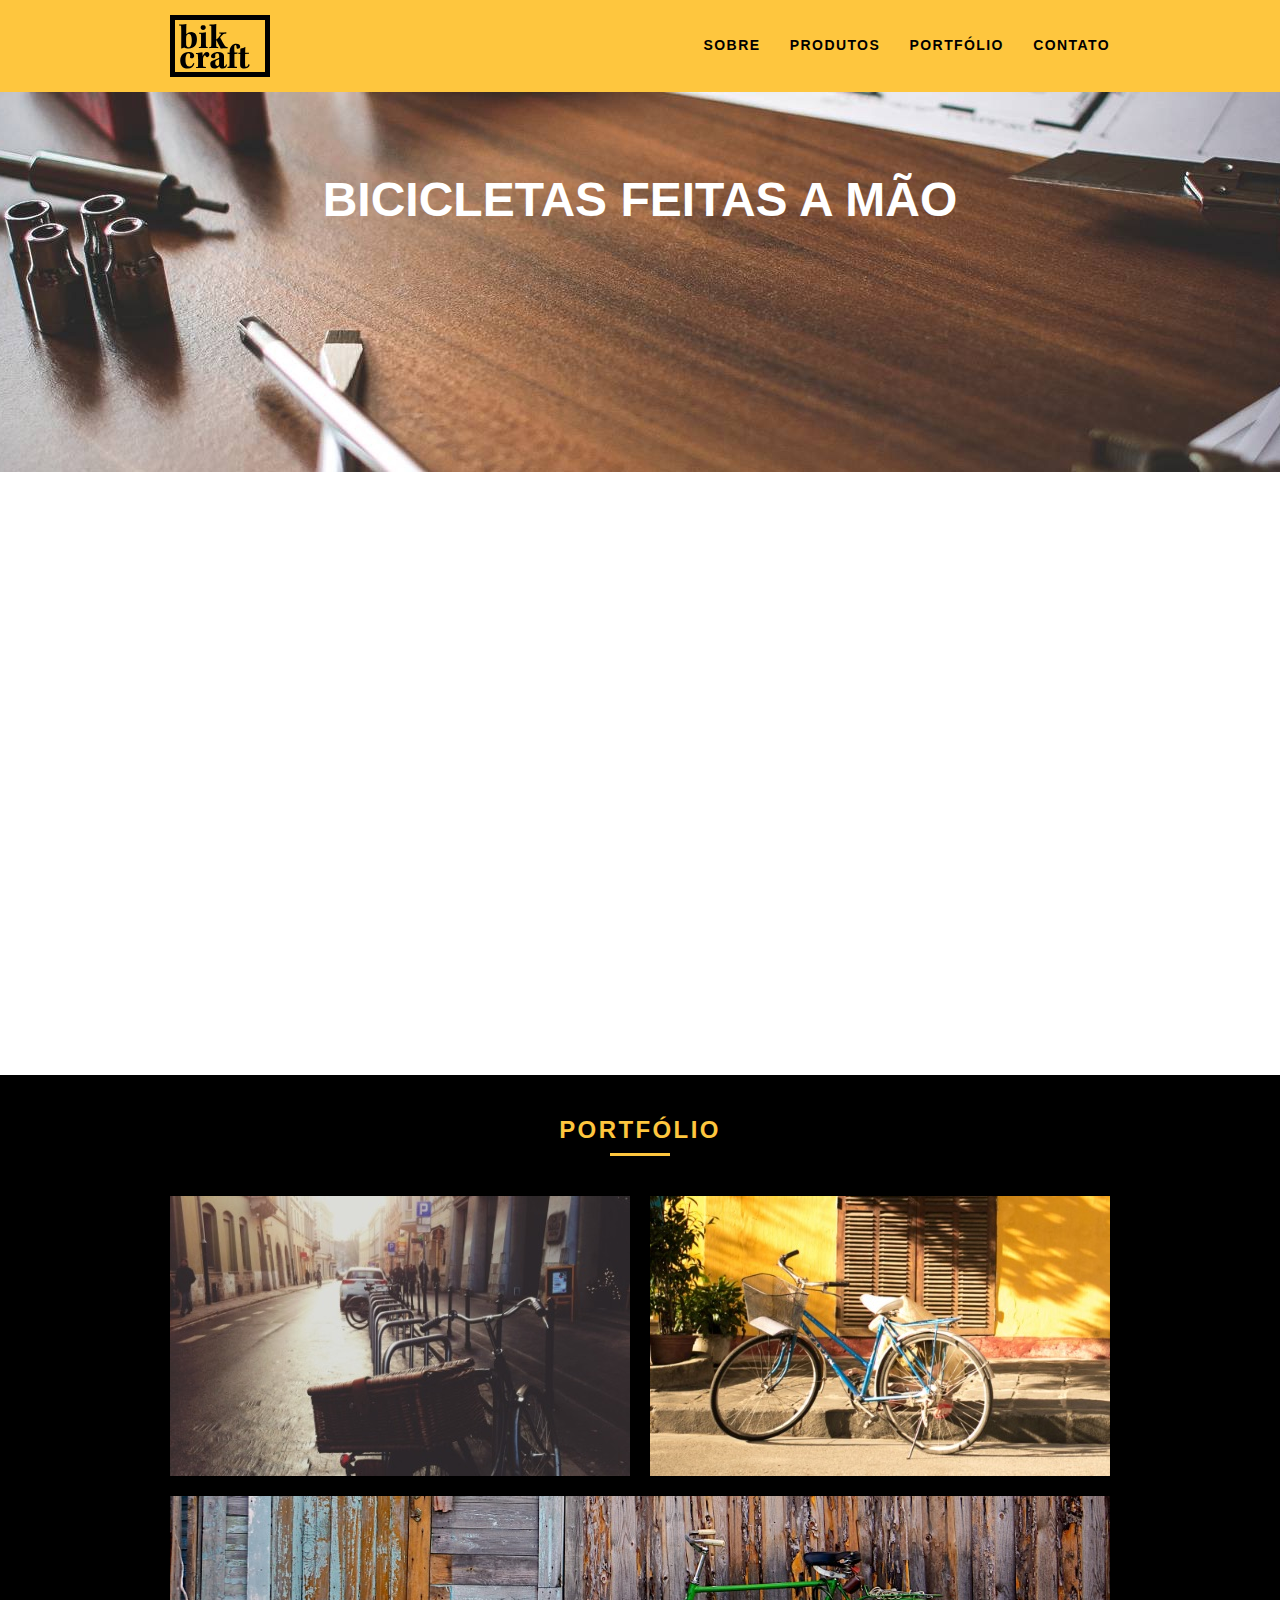
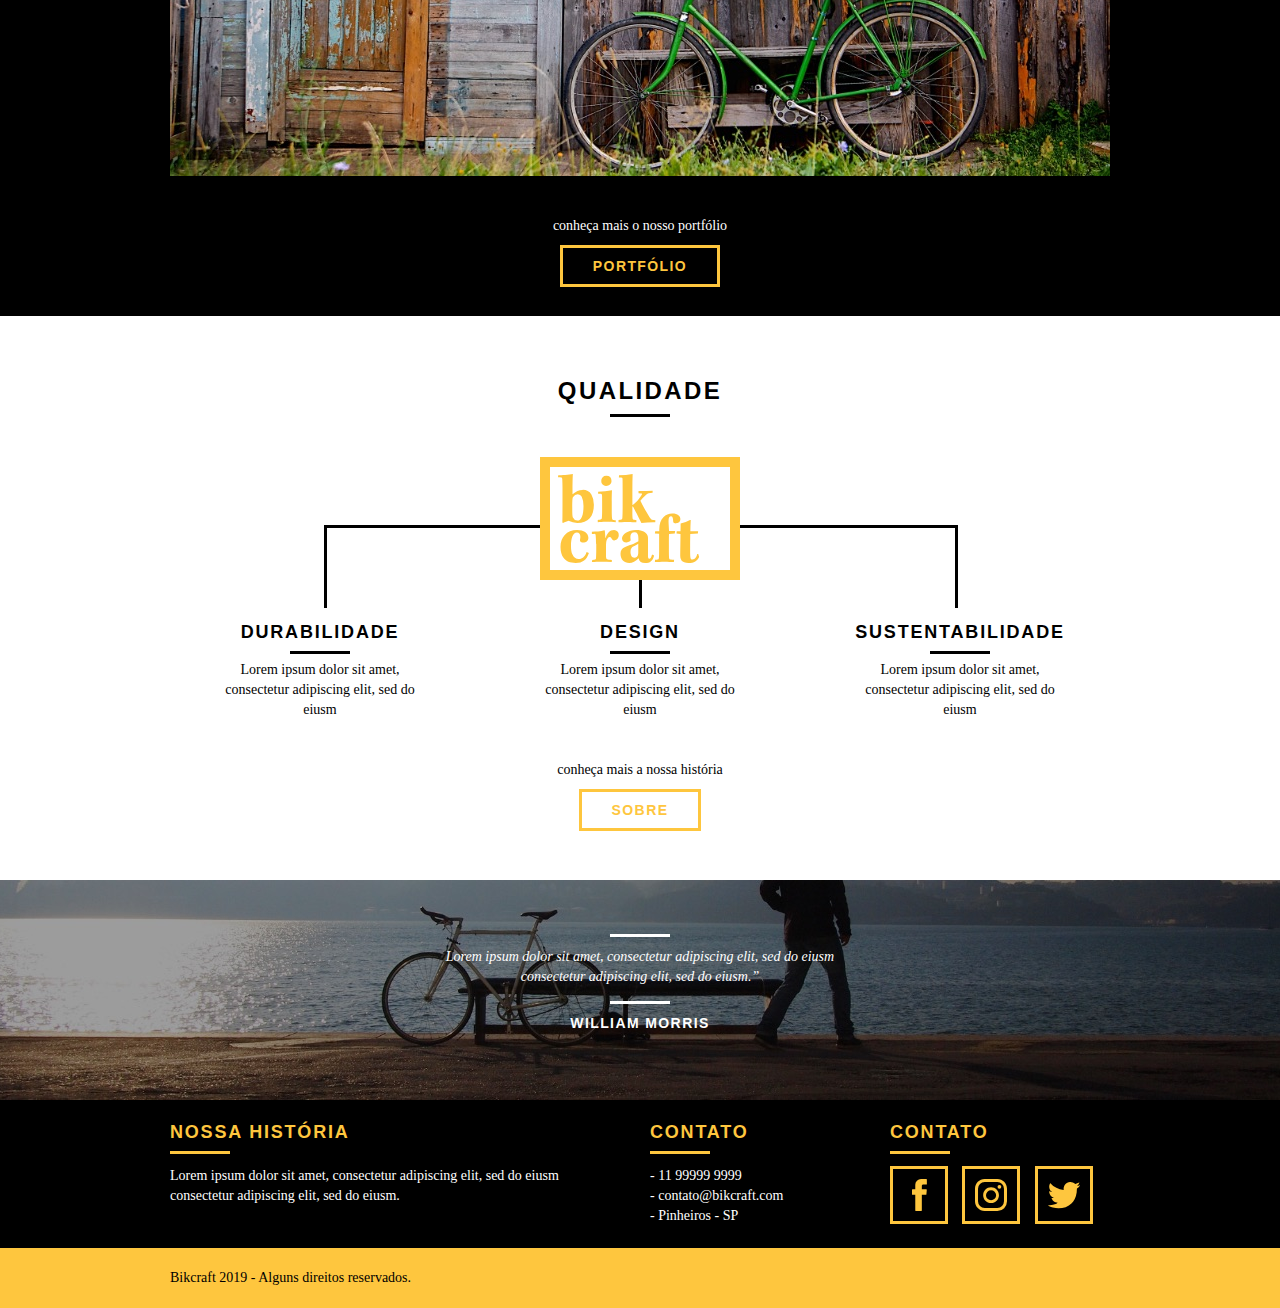
<file: bikcraft/index.html>
<!DOCTYPE html>
<html lang="pt-br">
	<head>
		<meta charset="utf-8">
		<title>Bikcraft - Bicicletas Personalizadas</title>
		<meta name="description" content="Compre a sua bicicleta personalizada na Bikcraft. Possuímos modelos Passeio, Retrô e Esporte.">

		<meta property="og:type" content="website"/>
		<meta property="og:title" content="Bikcraft - Bicicletas Personalizadas"/>
		<meta property="og:description" content="Compre a sua bicicleta personalizada na Bikcraft. Possuímos modelos Passeio, Retrô e Esporte."/>
		<meta property="og:url" content="http://bikcraft.com"/>
		<meta property="og:image" content="http://bikcraft.com/img/og-image.png"/>

		<meta name="viewport" content="width=device-width, initial-scale=1">

		<link rel="shortcut icon" href="favicon.ico">

		<link rel="stylesheet" href="css/style.css">
		<script>
			document
				.documentElement
				.classList
				.add("js");
		</script>
	</head>
	<body>

		<header class="header">
			<div class="container">
				<a href="index.html" class="grid-4">
					<img src="img/bikcraft.svg" alt="Bikcraft">
				</a>
				<nav class="grid-12 header_menu">
					<ul>
						<li>
							<a href="sobre.html">Sobre</a>
						</li>
						<li>
							<a href="produtos.html">Produtos</a>
						</li>
						<li>
							<a href="portfolio.html">Portfólio</a>
						</li>
						<li>
							<a href="contato.html">Contato</a>
						</li>
					</ul>
				</nav>
			</div>
		</header>

		<section class="introducao">
			<div class="container">
				<h1 data-anime="400" class="fadeInDown">Bicicletas Feitas a Mão</h1>
				<blockquote data-anime="800" class="fadeInDown quote-externo">
					<p>"Lorem ipsum dolor sit amet, consectetur adipiscing elit, sed do eiusmod tempor incididunt"</p>
					<cite>WILLIAM MORRIS</cite>
				</blockquote>
				<a data-anime="1200" href="produtos.html" class="btn">Orçamento</a>
			</div>
		</section>

		<section class="produtos container fadeInDown" data-anime="1600">
			<h2 class="subtitulo">Produtos</h2>
			<ul class="produtos_lista">

				<li class="grid-1-3">
					<div class="produtos_icone">
						<img src="img/produtos/passeio.svg" alt="Bikcraft Passeio">
					</div>
					<h3>Passeio</h3>
					<p>Lorem ipsum dolor sit amet, consectetur adipiscing elit, sed do eiusmo.</p>
				</li>

				<li class="grid-1-3">
					<div class="produtos_icone">
						<img src="img/produtos/esporte.svg" alt="Bikcraft Passeio">
					</div>
					<h3>Esporte</h3>
					<p>Lorem ipsum dolor sit amet, consectetur adipiscing elit, sed do eiusm.</p>
				</li>

				<li class="grid-1-3">
					<div class="produtos_icone">
						<img src="img/produtos/retro.svg" alt="Bikcraft Passeio">
					</div>
					<h3>Retro</h3>
					<p>Lorem ipsum dolor sit amet, consectetur adipiscing elit, sed do eiusm.</p>
				</li>

			</ul>

			<div class="call">
				<p>clique aqui e veja os detalhes dos produtos</p>
				<a href="produtos.html" class="btn btn-preto">Produtos</a>
			</div>

		</section>
		<!-- Fecha Produtos -->

		<section class="portfolio">
			<div class="container">
				<h2 class="subtitulo">Portfólio</h2>
				<ul class="portfolio_lista">
					<li class="grid-8"><img src="img/portfolio/retro.jpg" alt="Bicicleta Retro"></li>
					<li class="grid-8"><img src="img/portfolio/passeio.jpg" alt="Bicicleta Passeio"></li>
					<li class="grid-16"><img src="img/portfolio/esporte.jpg" alt="Bicicleta Esporte"></li>
				</ul>
				<div class="call">
					<p>conheça mais o nosso portfólio</p>
					<a href="portfolio.html" class="btn">Portfólio</a>
				</div>
			</div>
		</section>

		<section class="qualidade container">
			<h2 class="subtitulo">Qualidade</h2>
			<img src="img/bikcraft-qualidade.svg" alt="Bikcraft">
			<ul class="qualidade_lista">
				<li class="grid-1-3">
					<h3>Durabilidade</h3>
					<p>Lorem ipsum dolor sit amet, consectetur adipiscing elit, sed do eiusm</p>
				</li>
				<li class="grid-1-3">
					<h3>Design</h3>
					<p>Lorem ipsum dolor sit amet, consectetur adipiscing elit, sed do eiusm</p>
				</li>
				<li class="grid-1-3">
					<h3>Sustentabilidade</h3>
					<p>Lorem ipsum dolor sit amet, consectetur adipiscing elit, sed do eiusm</p>
				</li>
			</ul>
			<div class="call">
				<p>conheça mais a nossa história</p>
				<a href="sobre.html" class="btn btn-preto">Sobre</a>
			</div>
		</section>

		<section class="quebra">
			<blockquote class="quote-externo container">
				<p>Lorem ipsum dolor sit amet, consectetur adipiscing elit, sed do eiusm consectetur adipiscing elit, sed do eiusm.”</p>
				<cite>WILLIAM MORRIS</cite>
			</blockquote>
		</section>

		<footer>
			<div class="footer">
				<div class="container">

					<div class="grid-8 footer_historia">
						<h3>Nossa História</h3>
						<p>Lorem ipsum dolor sit amet, consectetur adipiscing elit, sed do eiusm consectetur adipiscing elit, sed do eiusm.</p>
					</div>

					<div class="grid-4 footer_contato">
						<h3>Contato</h3>
						<ul>
							<li>- 11 99999 9999</li>
							<li>- contato@bikcraft.com</li>
							<li>- Pinheiros - SP</li>
						</ul>
					</div>

					<div class="grid-4 footer_redes">
						<h3>Contato</h3>
						<ul>
							<li>
								<a href="http://facebook.com" target="_blank"><img src="img/redes-sociais/facebook.svg" alt="Facebook Bikcraft"></a>
							</li>
							<li>
								<a href="http://instagram.com" target="_blank"><img src="img/redes-sociais/instagram.svg" alt="Instagram Bikcraft"></a>
							</li>
							<li>
								<a href="http://twitter.com" target="_blank"><img src="img/redes-sociais/twitter.svg" alt="Twitter Bikcraft"></a>
							</li>
						</ul>
					</div>

				</div>
			</div>

			<div class="copy">
				<div class="container">
					<p class="grid-16">Bikcraft 2019 - Alguns direitos reservados.</p>
				</div>
			</div>
		</footer>

		<!-- JavaScript -->
		<script src="./js/simple-anime.js"></script>
		<script src="./js/script.js"></script>
		<!-- JavaScript -->

	</body>
</html>
</file>
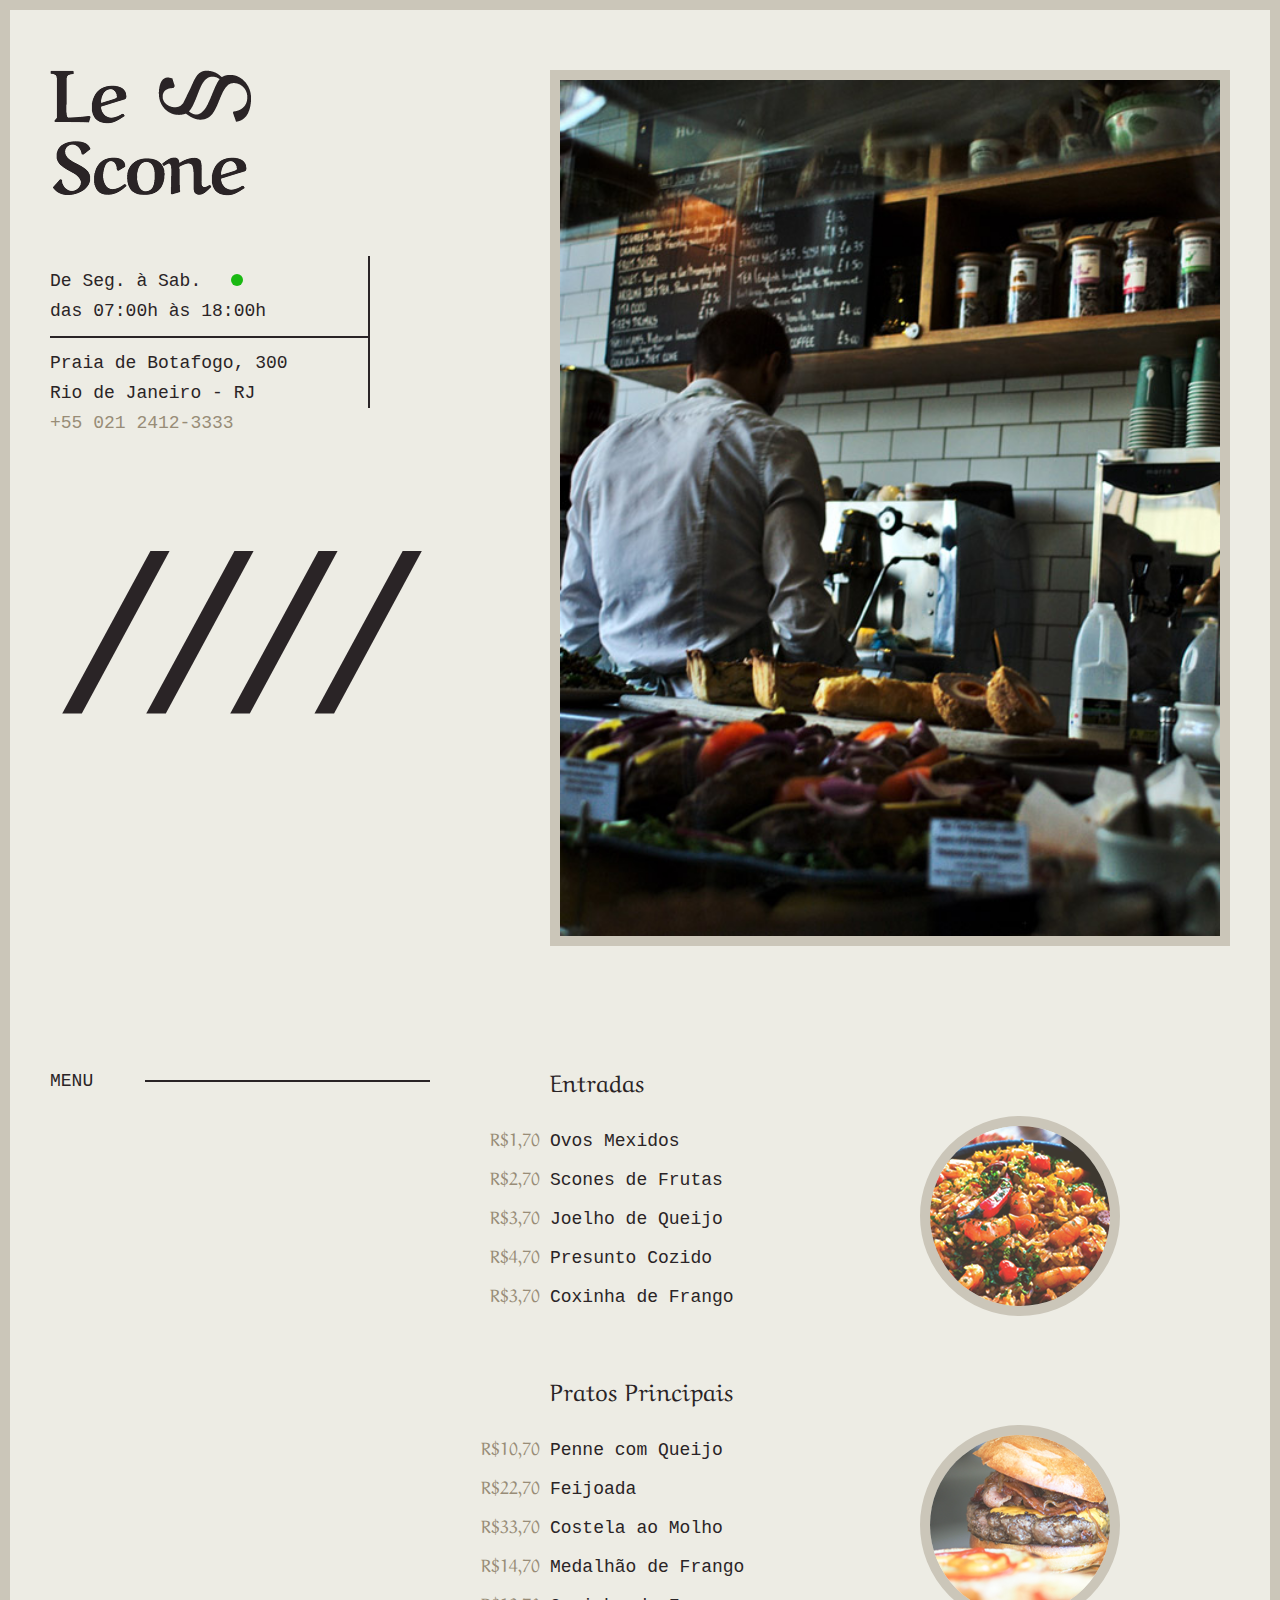
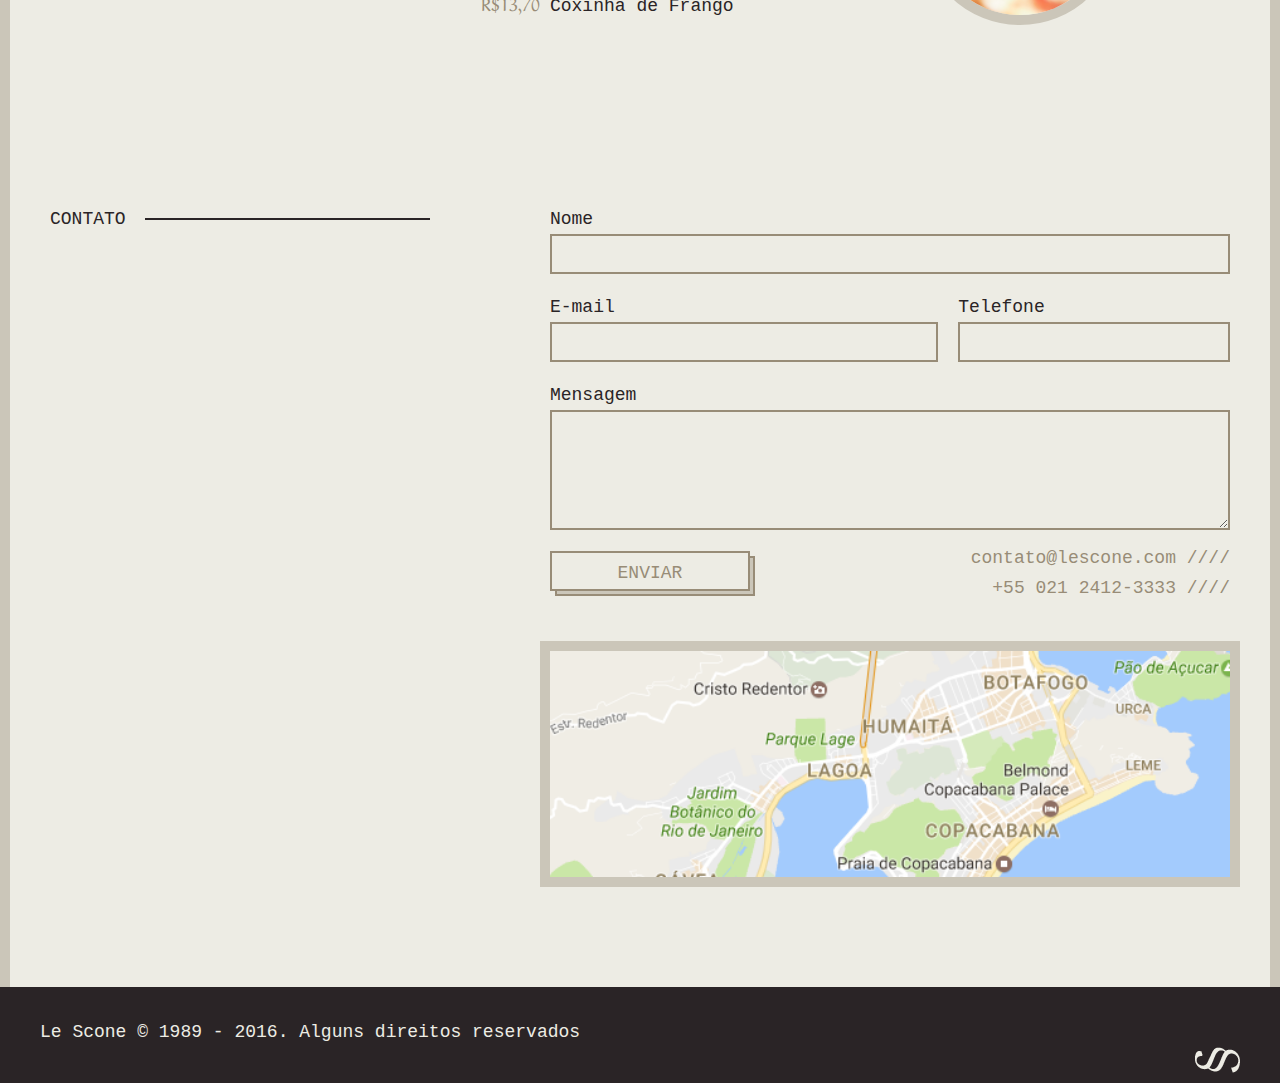
<file: scone/index.html>
<!DOCTYPE html>
<html>
<head>
	<title>Le Scone</title>
	<meta name="description" content="Le Scone - Restaurante">
	<meta name="viewport" content="width=device-width, initial-scale=1">
	<link href="https://fonts.googleapis.com/css?family=Aref+Ruqaa|PT+Mono" rel="stylesheet">
	<link rel="stylesheet" type="text/css" href="css/style.css">
</head>
<body>
	
	<main class="container intro">
		<div class="grid-5">
			<img class="logo" src="img/lescone.png" alt="Le Scone" />
			<div class="intro-info">
				<p>De Seg. à Sab.<span class="aberto"></span><br>das 07:00h às 18:00h</p>
				<p>Praia de Botafogo, 300<br>Rio de Janeiro - RJ</p>
			</div>
			<p class="intro-telefone">+55 021 2412-3333</p>
		</div>
		<div class="grid-7">
			<img class="intro-foto" src="img/foto.jpg" alt="Foto de Le Scone" />
		</div>
	</main>
	
	<section class="container menu">
		<h1 class="grid-4 titulo">Menu</h1>
		<div class="grid-7 offset-1">
			<div class="menu-item">
				<img src="img/prato-1.png" alt="Foto Prato 1">
				<h2>Entradas</h2>
				<ul>
					<li><span>R$1,70</span>Ovos Mexidos</li>
					<li><span>R$2,70</span>Scones de Frutas</li>
					<li><span>R$3,70</span>Joelho de Queijo</li>
					<li><span>R$4,70</span>Presunto Cozido</li>
					<li><span>R$3,70</span>Coxinha de Frango</li>
				</ul>
			</div>
			<div class="menu-item">
				<img src="img/prato-2.png" alt="Foto Prato 2">
				<h2>Pratos Principais</h2>
				<ul>
					<li><span>R$10,70</span>Penne com Queijo</li>
					<li><span>R$22,70</span>Feijoada</li>
					<li><span>R$33,70</span>Costela ao Molho</li>
					<li><span>R$14,70</span>Medalhão de Frango</li>
					<li><span>R$13,70</span>Coxinha de Frango</li>
				</ul>
			</div>
		</div>
	</section>
	
	<section class="container contato">
		<h1 class="grid-4 titulo">Contato</h1>
		<div class="grid-7 offset-1">
			<form>
				<label>Nome</label>
				<input type="text">
				<div class="row">
					<div class="grid-7">
						<label>E-mail</label>
						<input type="text">
					</div>
					<div class="grid-5">
						<label>Telefone</label>
						<input type="text">
					</div>
				</div>
				<label>Mensagem</label>
				<textarea></textarea>
				<input class="button" type="button" value="Enviar">
			</form>
			<div class="contato-info">
				<p>contato@lescone.com ////</p>
				<p>+55 021 2412-3333 ////</p>
			</div>
			<a href="#" class="contato-mapa">
				<img src="img/map.png" alt="Como chegar em Le Scone">
			</a>
		</div>
	</section>
	
	<footer>
		<div class="container">
			<p>Le Scone © 1989 - 2016. Alguns direitos reservados</p>
			<a href="https://www.origamid.com" target="_blank">
				<img src="img/lescone-icone.png" alt="Le Scone Icone" />
			</a>
		</div>
	</footer>
	
</body>
</html>
</file>
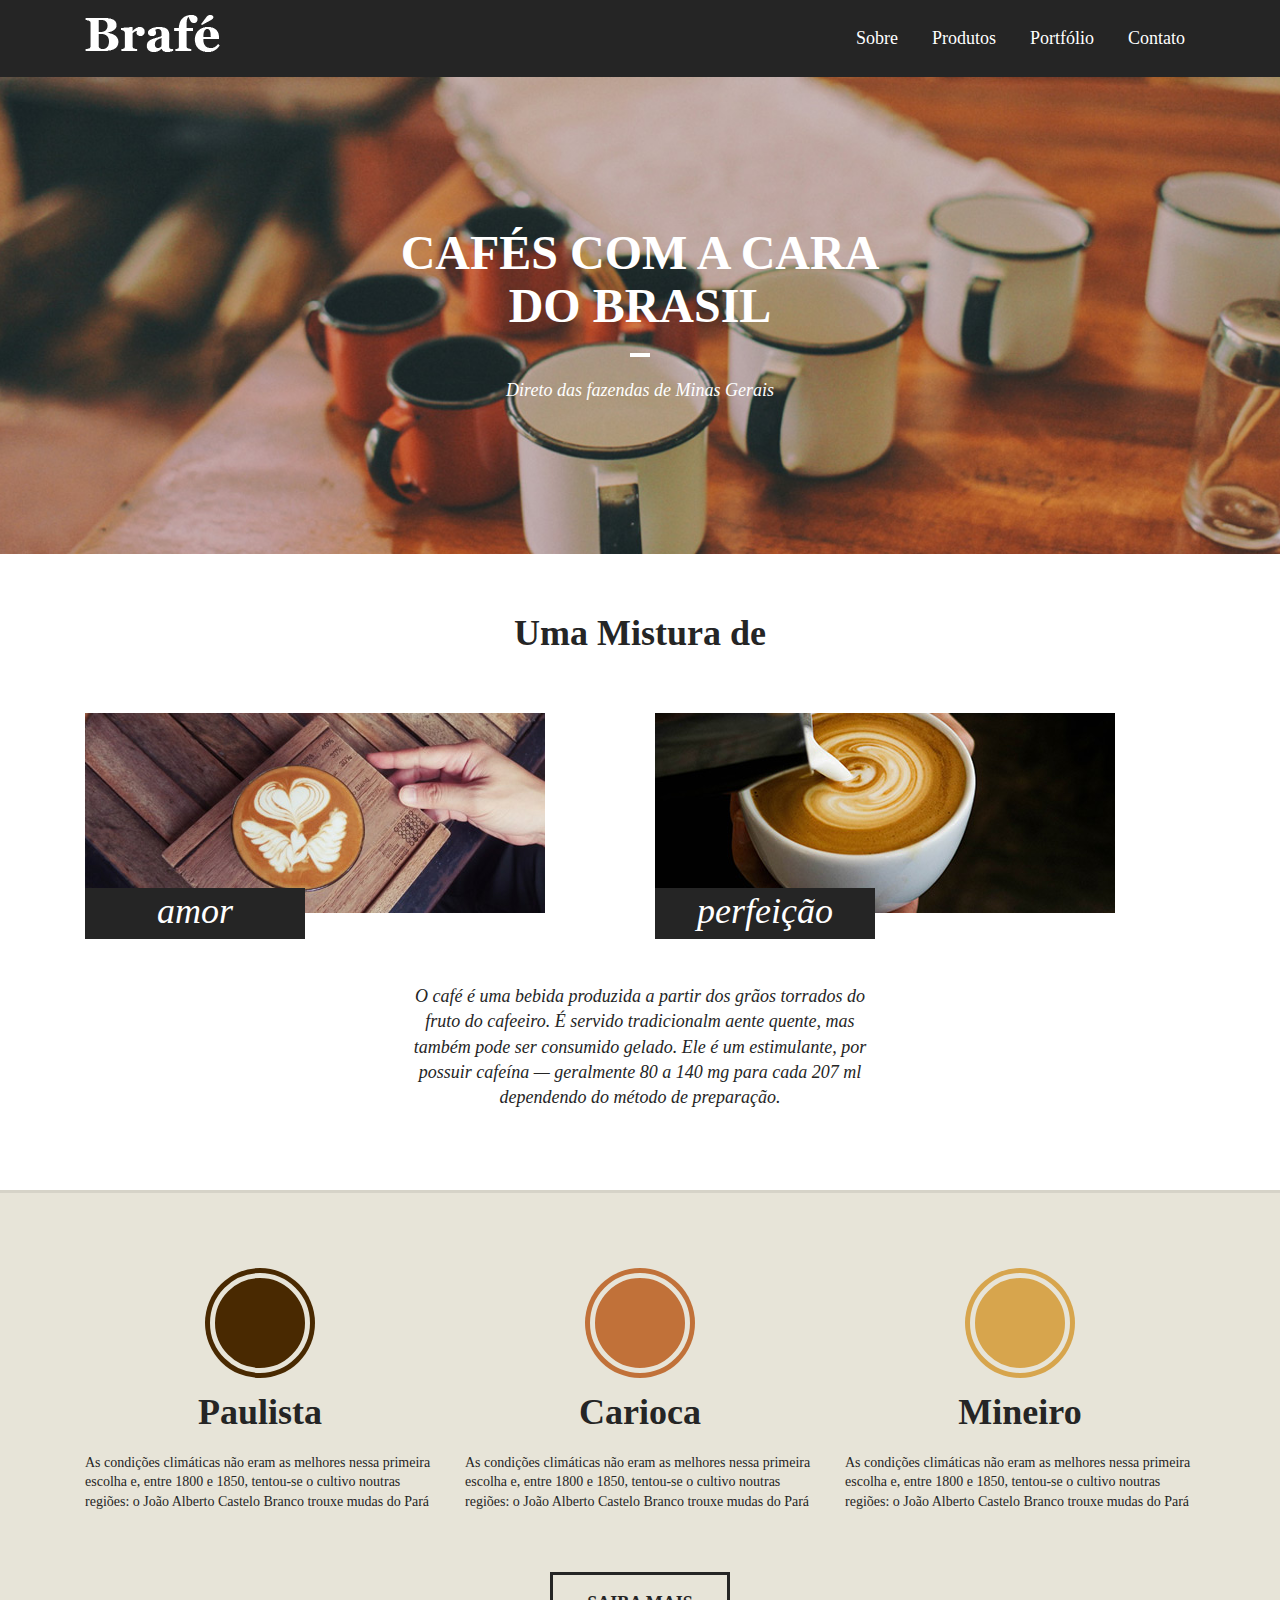
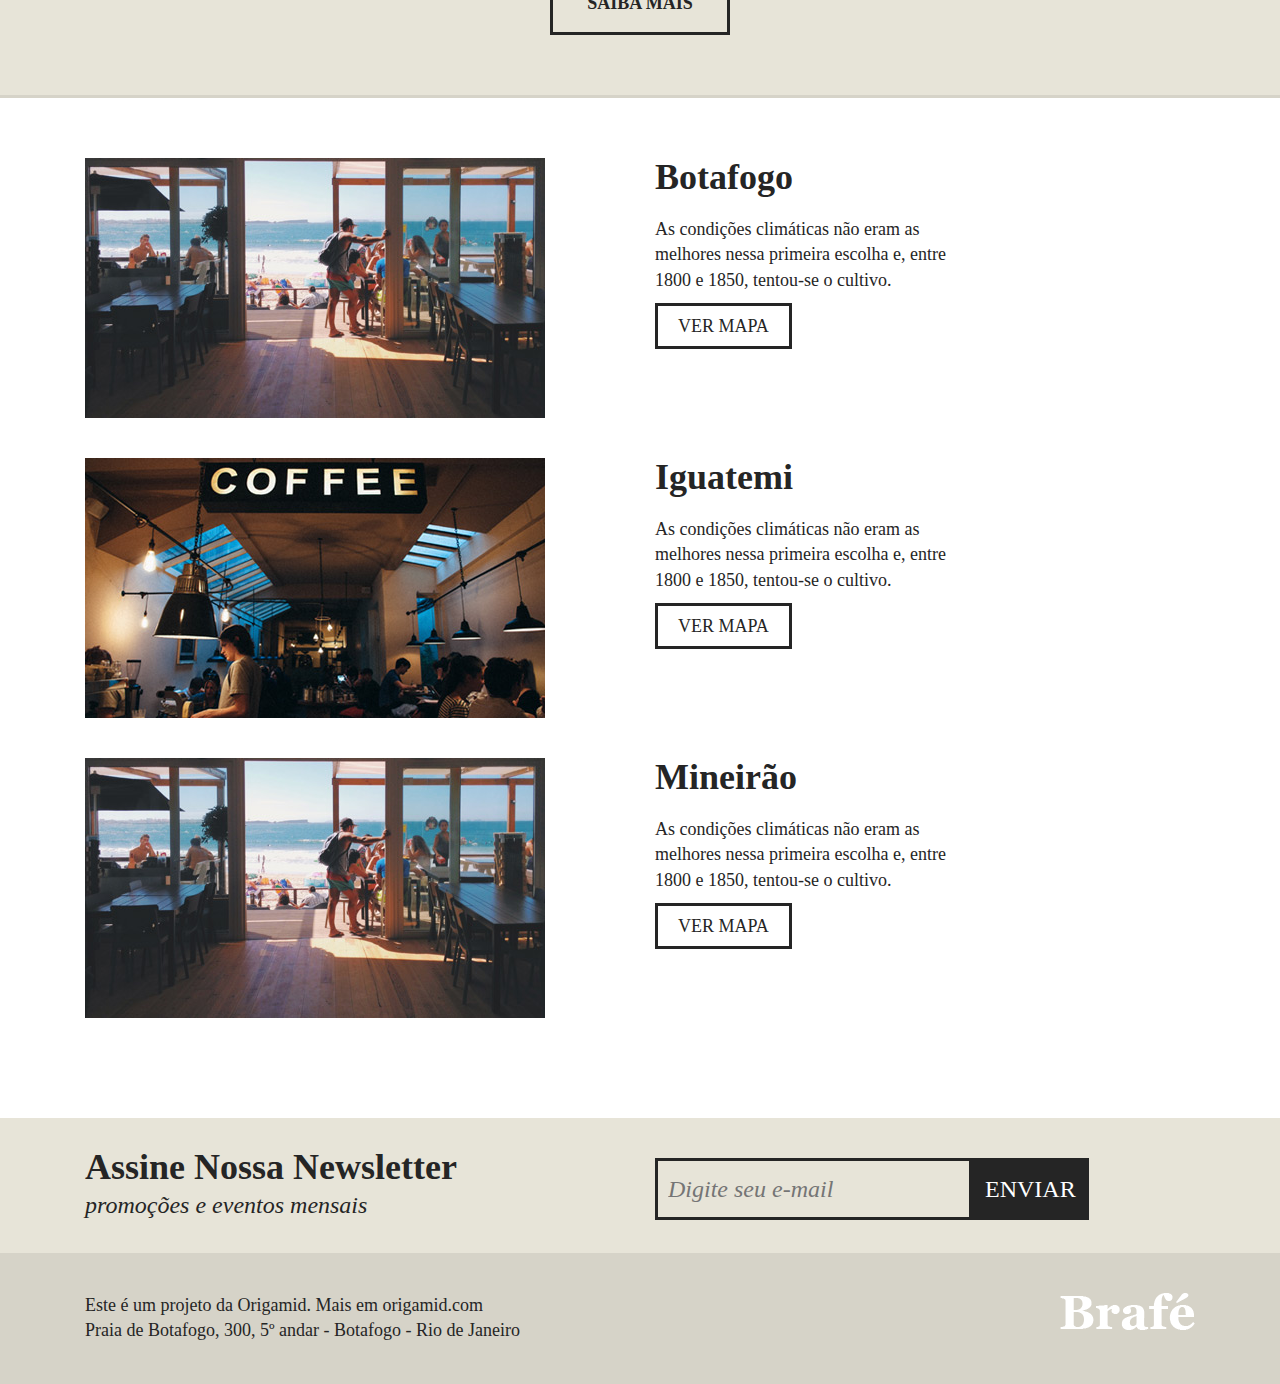
<file: brafe/brafe-1/bootstrap/index.html>
<!DOCTYPE html>
<html>
<head>
	<title>Brafé 1</title>
	<meta charset="utf-8">
	<meta name="viewport" content="width=device-width, initial-scale=1, shrink-to-fit=no">
	<link rel="stylesheet" type="text/css" href="css/bootstrap.min.css">
	<link rel="stylesheet" type="text/css" href="css/style.css">
</head>
<body>
	
	<header class="menu">
		<div class="container">
			<div class="row">
				<a class="menu-logo col-md-4" href="#"><img src="img/brafe.png" alt="Brafé"></a>	
				<nav class="menu-nav col-md-8">
					<ul>
						<li><a href="#">Sobre</a></li>
						<li><a href="#">Produtos</a></li>
						<li><a href="#">Portfólio</a></li>
						<li><a href="#">Contato</a></li>
					</ul>
				</nav>
			</div>
		</div>
	</header>
	
	<main class="intro">
		<h1>Cafés com a cara<br>do Brasil</h1>
		<p>Direto das fazendas de Minas Gerais</p>
	</main>
	
	<section class="sobre container">
		<h2>Uma Mistura de</h2>
		<div class="row">
			<div class="col-sm sobre-item">
				<img src="img/cafe-1.jpg">
				<h3>amor</h3>
			</div>
			<div class="col-sm sobre-item">
				<img src="img/cafe-2.jpg">
				<h3>perfeição</h3>
			</div>
		</div>
		<p>O café é uma bebida produzida a partir dos grãos torrados do fruto do cafeeiro. É servido tradicionalm
aente quente, mas também pode ser consumido gelado. Ele é um estimulante, por possuir cafeína — geralmente 80 a 140 mg para cada 207 ml dependendo do método de preparação.</p>
	</section>
	
	<section class="produtos">
		<div class="container">
			<div class="row">
				<div class="produtos-item col-sm">
					<h2 class="produtos-paulista">Paulista</h2>
					<p>As condições climáticas não eram as melhores nessa primeira escolha e, entre 1800 e 1850, tentou-se o cultivo noutras regiões: o João Alberto Castelo Branco trouxe mudas do Pará</p>
				</div>
				<div class="produtos-item col-sm">
					<h2 class="produtos-carioca">Carioca</h2>
					<p>As condições climáticas não eram as melhores nessa primeira escolha e, entre 1800 e 1850, tentou-se o cultivo noutras regiões: o João Alberto Castelo Branco trouxe mudas do Pará</p>
				</div>
				<div class="produtos-item col-sm">
					<h2 class="produtos-mineiro">Mineiro</h2>
					<p>As condições climáticas não eram as melhores nessa primeira escolha e, entre 1800 e 1850, tentou-se o cultivo noutras regiões: o João Alberto Castelo Branco trouxe mudas do Pará</p>
				</div>
			</div>
			<a class="produtos-btn" href="#">Saiba Mais</a>
		</div>
	</section>
	
	<section class="locais container">
		<div class="locais-item row">
			<div class="col-sm">
				<img src="img/botafogo.jpg" alt="Brafé unidade Botafogo">
			</div>
			<div class="col-sm">
				<h2>Botafogo</h2>
				<p>As condições climáticas não eram as melhores nessa primeira escolha e, entre 1800 e 1850, tentou-se o cultivo.</p>
				<a href="#">Ver Mapa</a>
			</div>
		</div>
		
		<div class="locais-item row">
			<div class="col-sm">
				<img src="img/iguatemi.jpg" alt="Brafé unidade Iguatemi">
			</div>
			<div class="col-sm">
				<h2>Iguatemi</h2>
				<p>As condições climáticas não eram as melhores nessa primeira escolha e, entre 1800 e 1850, tentou-se o cultivo.</p>
				<a href="#">Ver Mapa</a>
			</div>
		</div>
		
		<div class="locais-item row">
			<div class="col-sm">
				<img src="img/botafogo.jpg" alt="Brafé unidade Mineirão">
			</div>
			<div class="col-sm">
				<h2>Mineirão</h2>
				<p>As condições climáticas não eram as melhores nessa primeira escolha e, entre 1800 e 1850, tentou-se o cultivo.</p>
				<a href="#">Ver Mapa</a>
			</div>
		</div>
	
	</section>
	
	<section class="assine">
		<div class="container">
			<div class="row">
				<div class="assine-info col-sm">
					<h2>Assine Nossa Newsletter</h2>
					<p>promoções e eventos mensais</p>
				</div>
				<form class="col-sm">
					<label>E-mail</label>
					<input type="text" placeholder="Digite seu e-mail">
					<button type="submit">Enviar</button>
				</form>
			</div>
		</div>
	</section>
	
	<footer class="footer">
		<div class="container">
			<div class="row">
				<p class="col-sm-8">Este é um projeto da Origamid. Mais em origamid.com<br>Praia de Botafogo, 300, 5º andar - Botafogo - Rio de Janeiro</p>
				<div class="col-sm">
					<img src="img/brafe.png" alt="Brafé">
				</div>
			</div>
		</div>
	</footer>
	
</body>
</html>
</file>
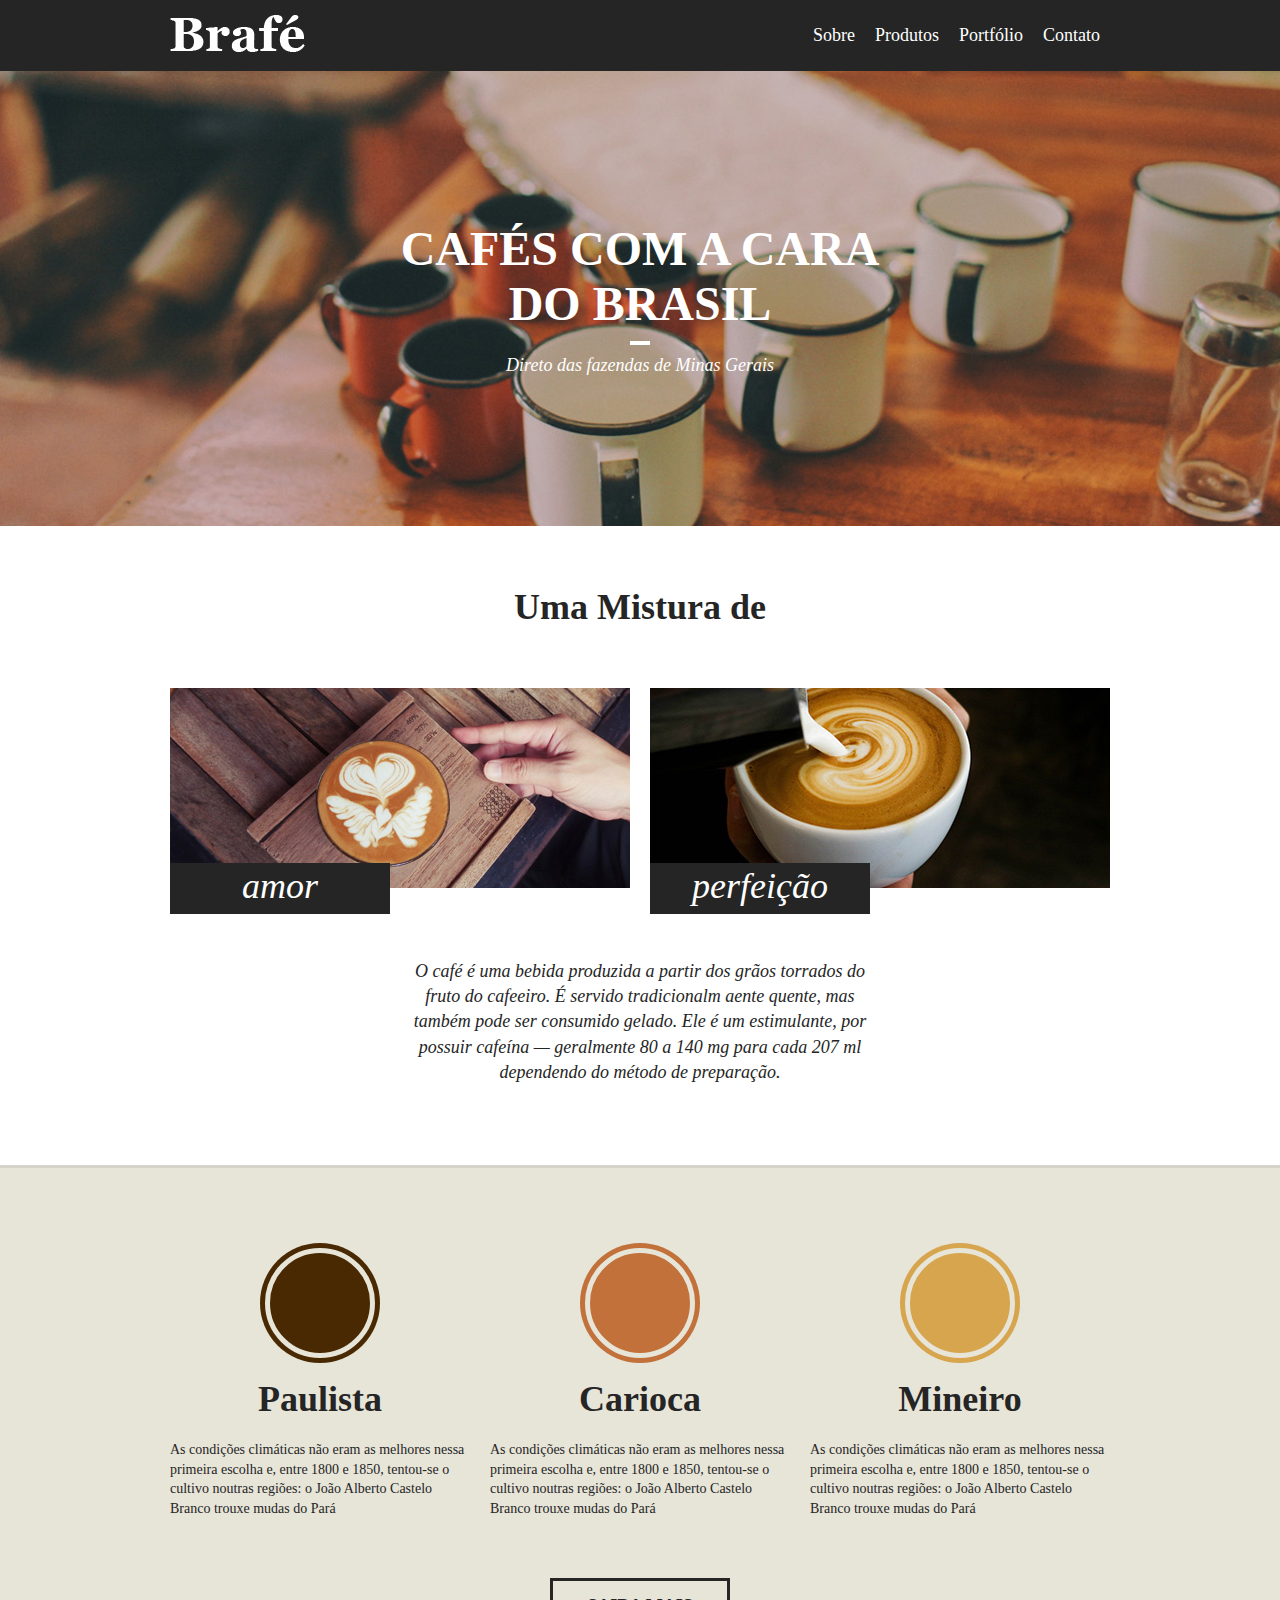
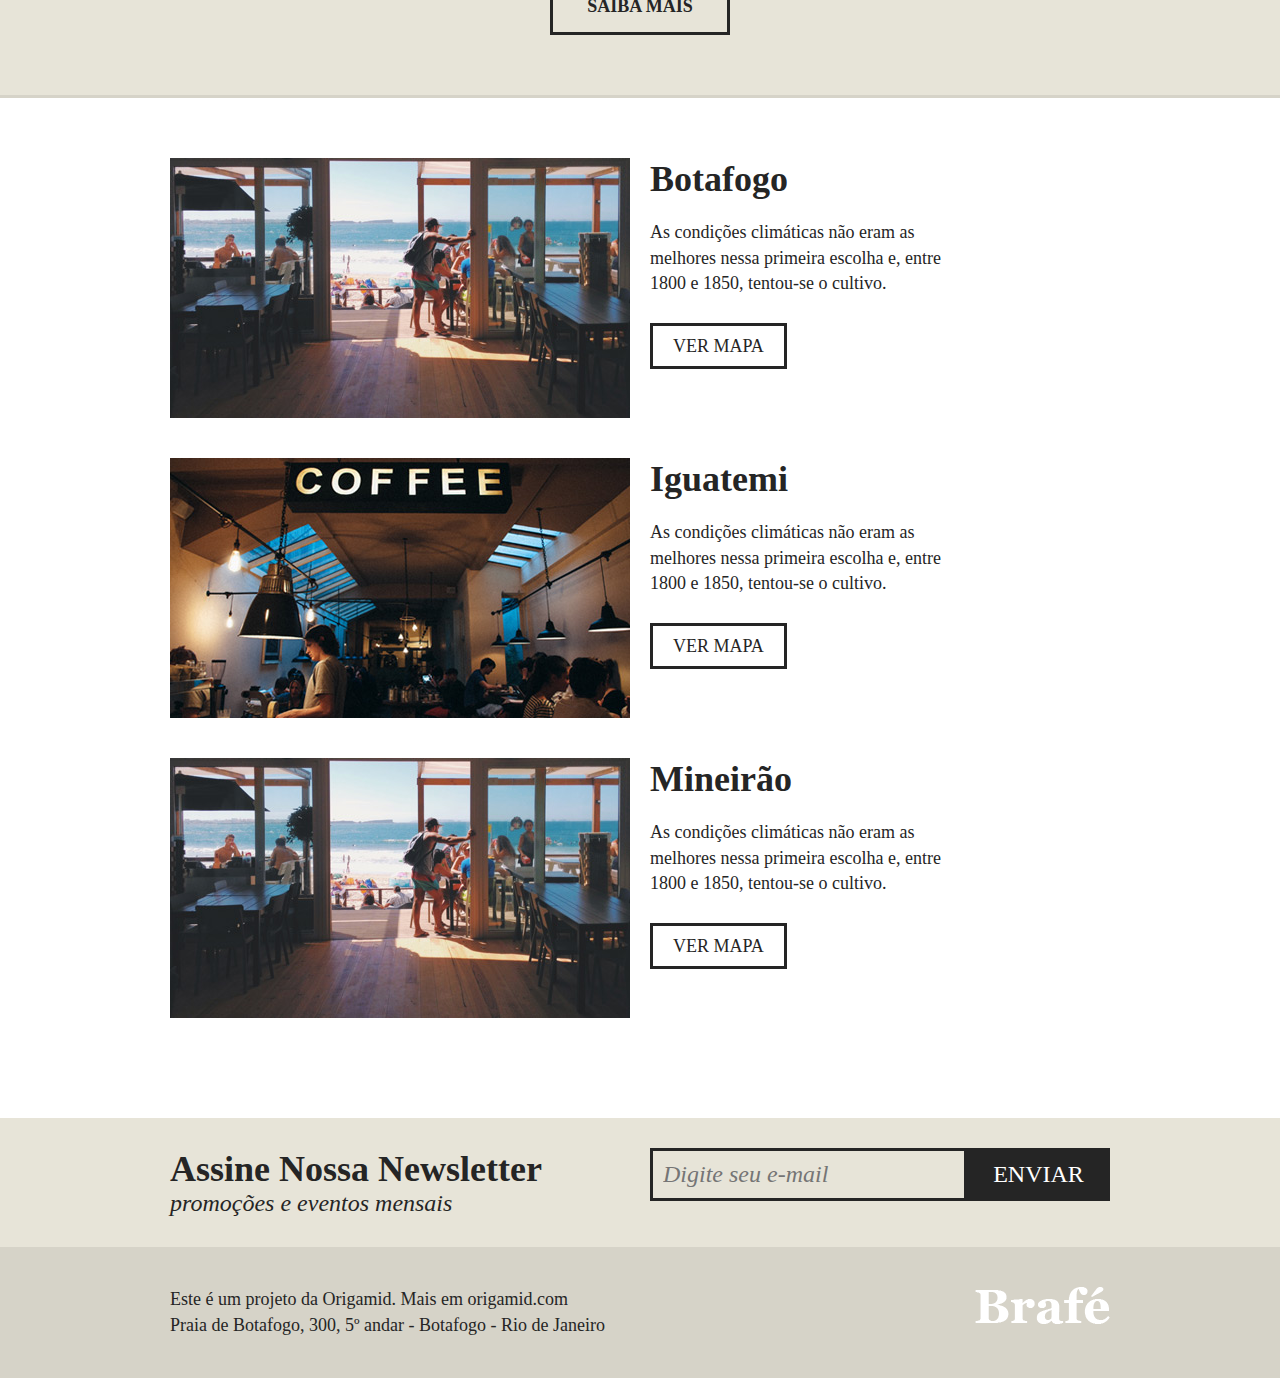
<file: brafe/brafe-1/flexbox/index.html>
<!DOCTYPE html>
<html>
<head>
	<title>Brafé 1</title>
	<meta charset="utf-8">
	<meta name="viewport" content="width=device-width, initial-scale=1, shrink-to-fit=no">
	<link rel="stylesheet" type="text/css" href="css/style.css">
</head>
<body>
	
	<header class="menu">
		<div class="container">
			<a class="menu-logo" href="#"><img src="img/brafe.png" alt="Brafé"></a>	
			<nav class="menu-nav">
				<ul>
					<li><a href="#">Sobre</a></li>
					<li><a href="#">Produtos</a></li>
					<li><a href="#">Portfólio</a></li>
					<li><a href="#">Contato</a></li>
				</ul>
			</nav>
		</div>
	</header>
	
	<main class="intro">
		<h1>Cafés com a cara<br>do Brasil</h1>
		<p>Direto das fazendas de Minas Gerais</p>
	</main>
	
	<section class="sobre">
		<h2>Uma Mistura de</h2>
		<div class="container">
			<div class="sobre-item">
				<img src="img/cafe-1.jpg">
				<h3>amor</h3>
			</div>
			<div class="sobre-item">
				<img src="img/cafe-2.jpg">
				<h3>perfeição</h3>
			</div>
		</div>
		<p>O café é uma bebida produzida a partir dos grãos torrados do fruto do cafeeiro. É servido tradicionalm
aente quente, mas também pode ser consumido gelado. Ele é um estimulante, por possuir cafeína — geralmente 80 a 140 mg para cada 207 ml dependendo do método de preparação.</p>
	</section>
	
	<section class="produtos">
		<div class="container">
			<div class="produtos-item">
				<h2 class="produtos-paulista">Paulista</h2>
				<p>As condições climáticas não eram as melhores nessa primeira escolha e, entre 1800 e 1850, tentou-se o cultivo noutras regiões: o João Alberto Castelo Branco trouxe mudas do Pará</p>
			</div>
			<div class="produtos-item">
				<h2 class="produtos-carioca">Carioca</h2>
				<p>As condições climáticas não eram as melhores nessa primeira escolha e, entre 1800 e 1850, tentou-se o cultivo noutras regiões: o João Alberto Castelo Branco trouxe mudas do Pará</p>
			</div>
			<div class="produtos-item">
				<h2 class="produtos-mineiro">Mineiro</h2>
				<p>As condições climáticas não eram as melhores nessa primeira escolha e, entre 1800 e 1850, tentou-se o cultivo noutras regiões: o João Alberto Castelo Branco trouxe mudas do Pará</p>
			</div>
		</div>
		<a class="produtos-btn" href="#">Saiba Mais</a>
	</section>
	
	<section class="locais">
		<div class="locais-item container">
			<div class="locais-img">
				<img src="img/botafogo.jpg" alt="Brafé unidade Botafogo">
			</div>
			<div class="locais-info">
				<h2>Botafogo</h2>
				<p>As condições climáticas não eram as melhores nessa primeira escolha e, entre 1800 e 1850, tentou-se o cultivo.</p>
				<a href="#">Ver Mapa</a>
			</div>
		</div>
		
		<div class="locais-item container">
			<div class="locais-img">
				<img src="img/iguatemi.jpg" alt="Brafé unidade Iguatemi">
			</div>
			<div class="locais-info">
				<h2>Iguatemi</h2>
				<p>As condições climáticas não eram as melhores nessa primeira escolha e, entre 1800 e 1850, tentou-se o cultivo.</p>
				<a href="#">Ver Mapa</a>
			</div>
		</div>
		
		<div class="locais-item container">
			<div class="locais-img">
				<img src="img/botafogo.jpg" alt="Brafé unidade Mineirão">
			</div>
			<div class="locais-info">
				<h2>Mineirão</h2>
				<p>As condições climáticas não eram as melhores nessa primeira escolha e, entre 1800 e 1850, tentou-se o cultivo.</p>
				<a href="#">Ver Mapa</a>
			</div>
		</div>
	
	</section>
	
	<section class="assine">
		<div class="container">
			<div class="assine-info">
				<h2>Assine Nossa Newsletter</h2>
				<p>promoções e eventos mensais</p>
			</div>
			<form>
				<label>E-mail</label>
				<input type="text" placeholder="Digite seu e-mail">
				<button type="submit">Enviar</button>
			</form>
		</div>
	</section>
	
	<footer class="footer">
		<div class="container">
			<p>Este é um projeto da Origamid. Mais em origamid.com<br>Praia de Botafogo, 300, 5º andar - Botafogo - Rio de Janeiro</p>
			<div class="footer-img">
				<img src="img/brafe.png" alt="Brafé">
			</div>
		</div>
	</footer>
	
</body>
</html>
</file>
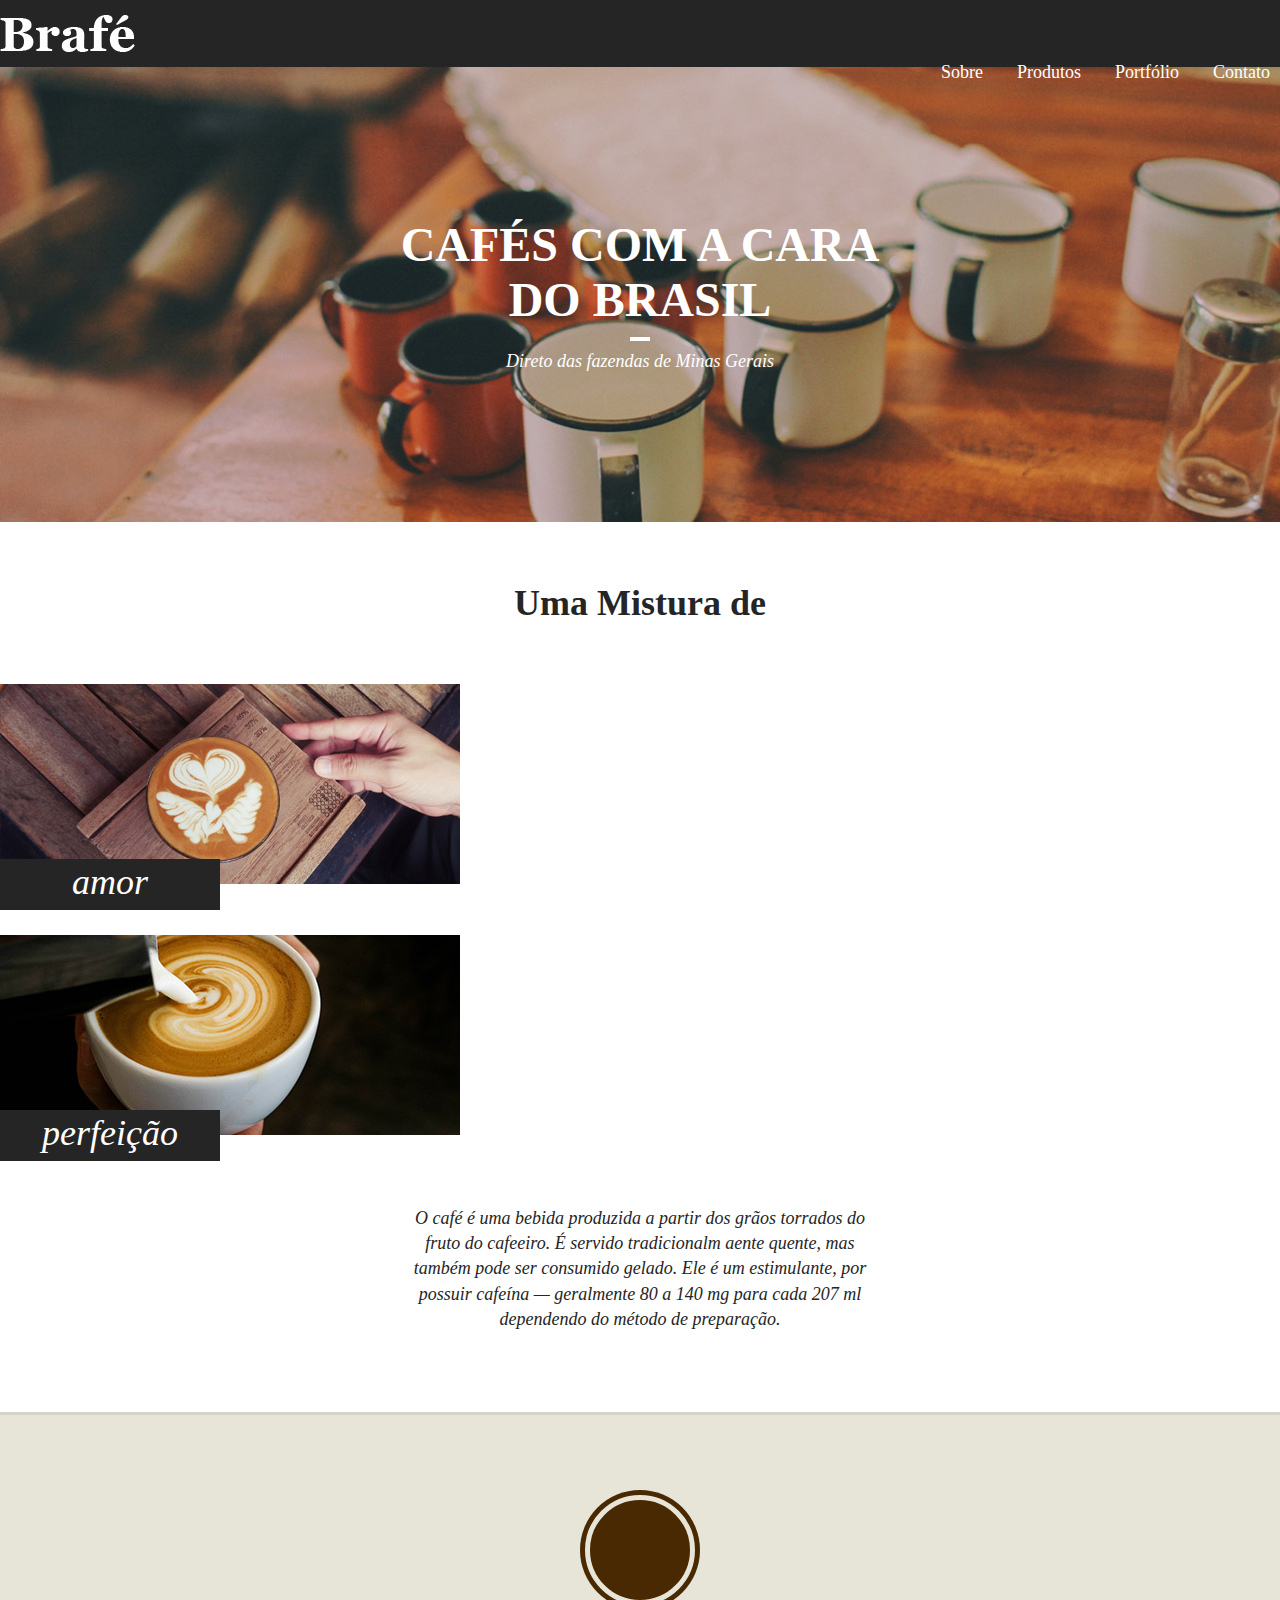
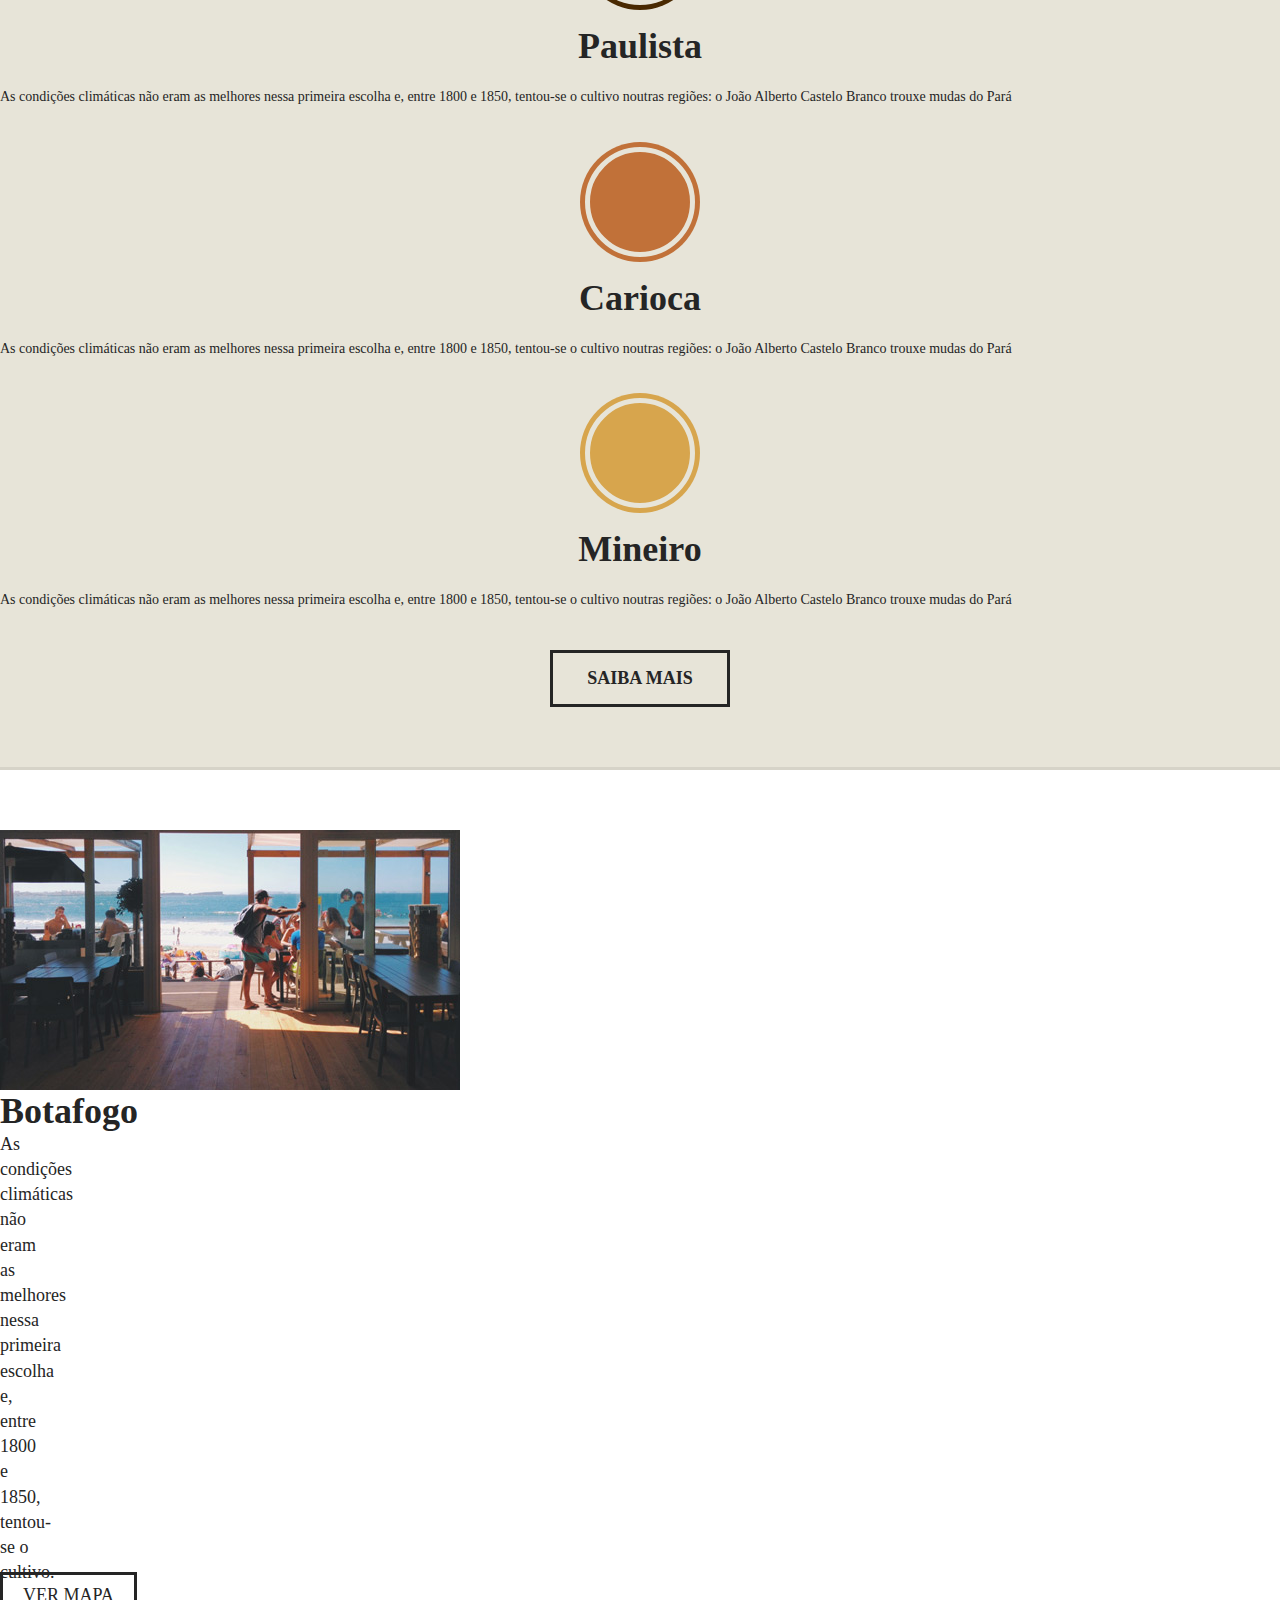
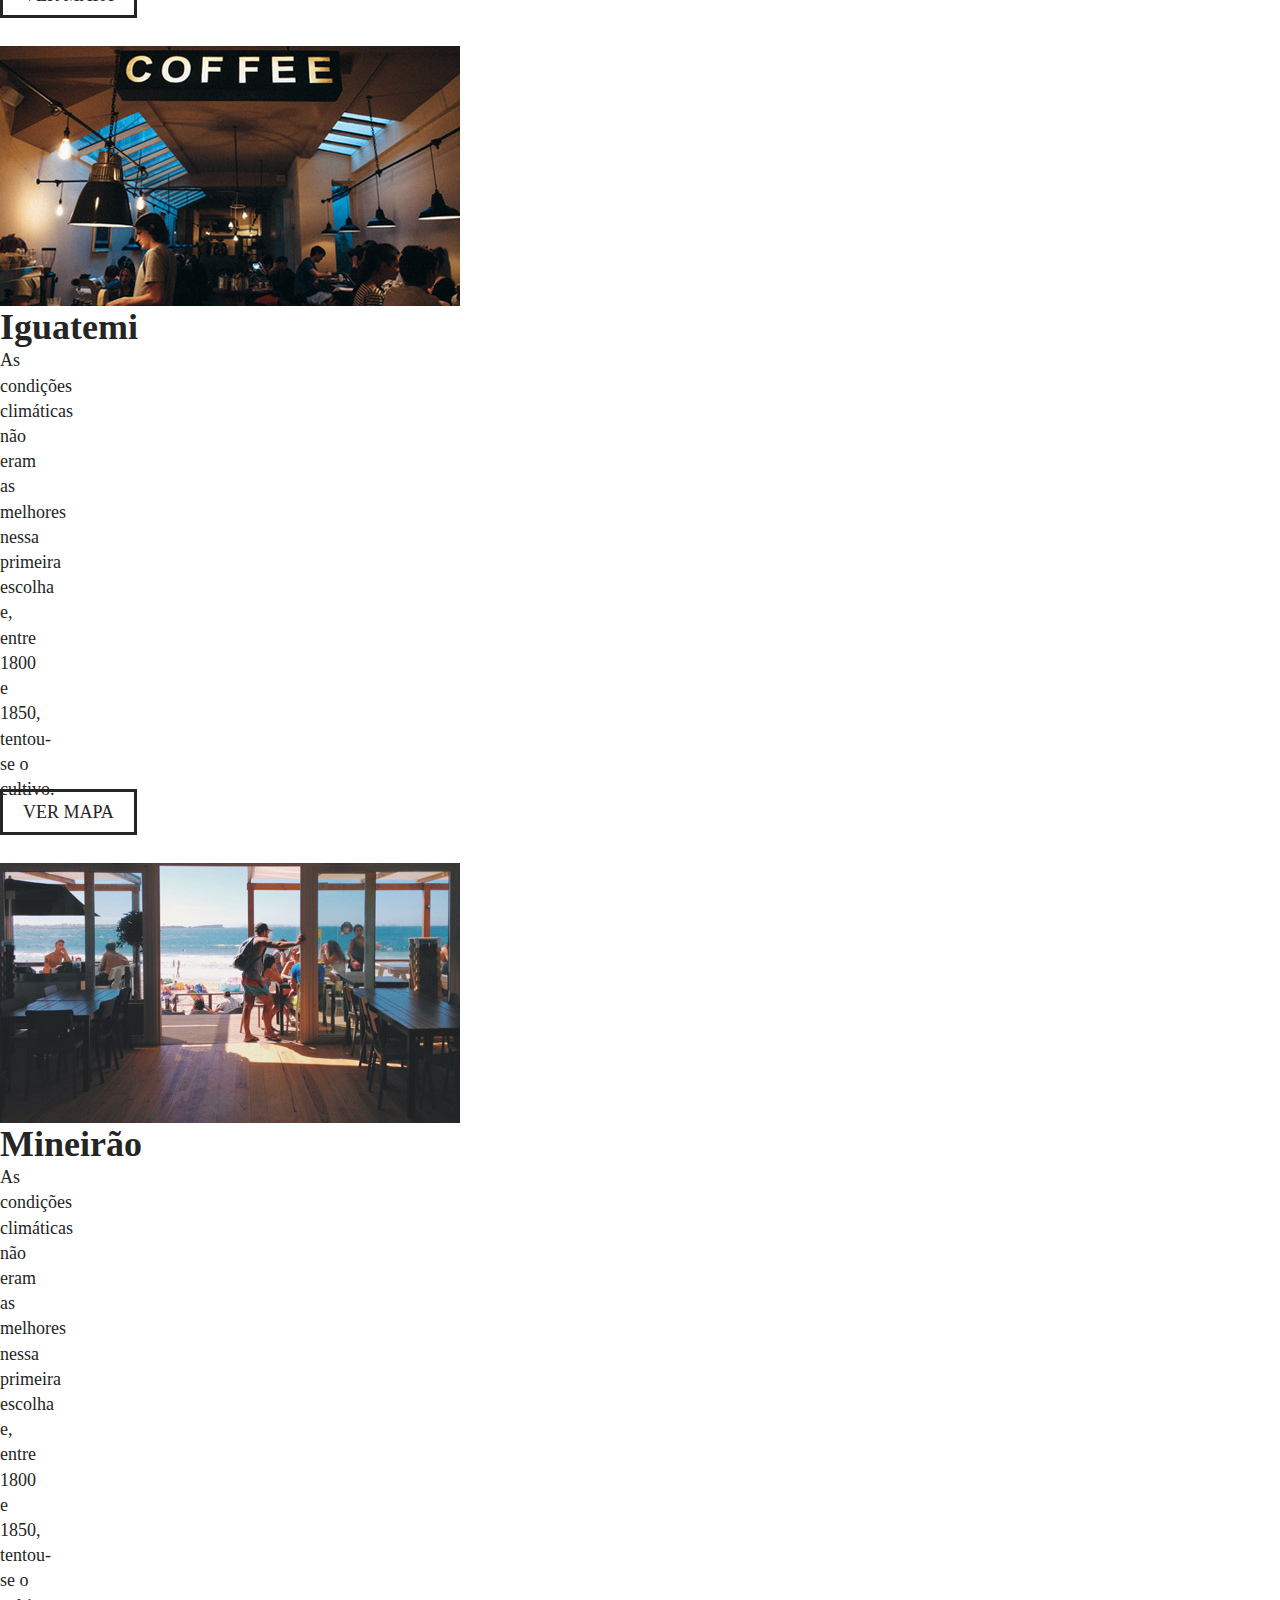
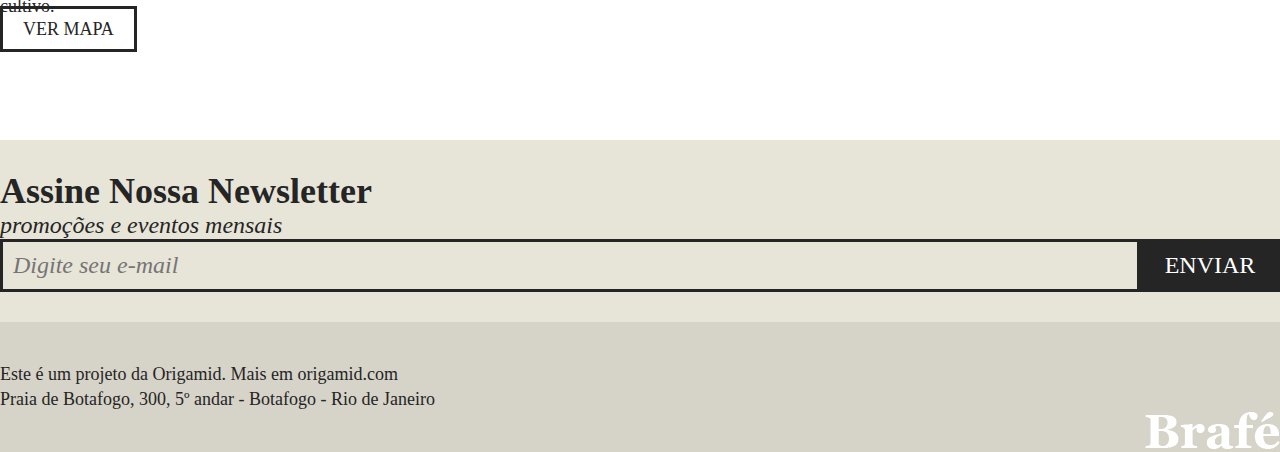
<file: brafe/brafe-1/grid/index.html>
<!DOCTYPE html>
<html>
<head>
	<title>Brafé 1</title>
	<meta charset="utf-8">
	<meta name="viewport" content="width=device-width, initial-scale=1, shrink-to-fit=no">
	<link rel="stylesheet" type="text/css" href="css/style.css">
</head>
<body>
	
	<header class="menu">
		<div class="container">
			<a class="menu-logo grid-4" href="#"><img src="img/brafe.png" alt="Brafé"></a>	
			<nav class="menu-nav grid-8">
				<ul>
					<li><a href="#">Sobre</a></li>
					<li><a href="#">Produtos</a></li>
					<li><a href="#">Portfólio</a></li>
					<li><a href="#">Contato</a></li>
				</ul>
			</nav>
		</div>
	</header>
	
	<main class="intro">
		<h1>Cafés com a cara<br>do Brasil</h1>
		<p>Direto das fazendas de Minas Gerais</p>
	</main>
	
	<section class="sobre">
		<h2>Uma Mistura de</h2>
		<div class="container">
			<div class="sobre-item grid-6">
				<img src="img/cafe-1.jpg">
				<h3>amor</h3>
			</div>
			<div class="sobre-item grid-6">
				<img src="img/cafe-2.jpg">
				<h3>perfeição</h3>
			</div>
		</div>
		<p>O café é uma bebida produzida a partir dos grãos torrados do fruto do cafeeiro. É servido tradicionalm
aente quente, mas também pode ser consumido gelado. Ele é um estimulante, por possuir cafeína — geralmente 80 a 140 mg para cada 207 ml dependendo do método de preparação.</p>
	</section>
	
	<section class="produtos">
		<div class="container">
			<div class="produtos-item grid-4">
				<h2 class="produtos-paulista">Paulista</h2>
				<p>As condições climáticas não eram as melhores nessa primeira escolha e, entre 1800 e 1850, tentou-se o cultivo noutras regiões: o João Alberto Castelo Branco trouxe mudas do Pará</p>
			</div>
			<div class="produtos-item grid-4">
				<h2 class="produtos-carioca">Carioca</h2>
				<p>As condições climáticas não eram as melhores nessa primeira escolha e, entre 1800 e 1850, tentou-se o cultivo noutras regiões: o João Alberto Castelo Branco trouxe mudas do Pará</p>
			</div>
			<div class="produtos-item grid-4">
				<h2 class="produtos-mineiro">Mineiro</h2>
				<p>As condições climáticas não eram as melhores nessa primeira escolha e, entre 1800 e 1850, tentou-se o cultivo noutras regiões: o João Alberto Castelo Branco trouxe mudas do Pará</p>
			</div>
		</div>
		<a class="produtos-btn" href="#">Saiba Mais</a>
	</section>
	
	<section class="locais">
		<div class="locais-item container">
			<div class="grid-6">
				<img src="img/botafogo.jpg" alt="Brafé unidade Botafogo">
			</div>
			<div>
				<h2>Botafogo</h2>
				<p>As condições climáticas não eram as melhores nessa primeira escolha e, entre 1800 e 1850, tentou-se o cultivo.</p>
				<a href="#">Ver Mapa</a>
			</div>
		</div>
		
		<div class="locais-item container">
			<div class="grid-6">
				<img src="img/iguatemi.jpg" alt="Brafé unidade Iguatemi">
			</div>
			<div>
				<h2>Iguatemi</h2>
				<p>As condições climáticas não eram as melhores nessa primeira escolha e, entre 1800 e 1850, tentou-se o cultivo.</p>
				<a href="#">Ver Mapa</a>
			</div>
		</div>
		
		<div class="locais-item container">
			<div class="grid-6">
				<img src="img/botafogo.jpg" alt="Brafé unidade Mineirão">
			</div>
			<div>
				<h2>Mineirão</h2>
				<p>As condições climáticas não eram as melhores nessa primeira escolha e, entre 1800 e 1850, tentou-se o cultivo.</p>
				<a href="#">Ver Mapa</a>
			</div>
		</div>
	
	</section>
	
	<section class="assine">
		<div class="container">
			<div class="assine-info rgid-6">
				<h2>Assine Nossa Newsletter</h2>
				<p>promoções e eventos mensais</p>
			</div>
			<form class="grid-6">
				<label>E-mail</label>
				<input type="text" placeholder="Digite seu e-mail">
				<button type="submit">Enviar</button>
			</form>
		</div>
	</section>
	
	<footer class="footer">
		<div class="container">
			<p class="grid-8">Este é um projeto da Origamid. Mais em origamid.com<br>Praia de Botafogo, 300, 5º andar - Botafogo - Rio de Janeiro</p>
			<div class="grid-6">
				<img src="img/brafe.png" alt="Brafé">
			</div>
		</div>
	</footer>
	
</body>
</html>
</file>
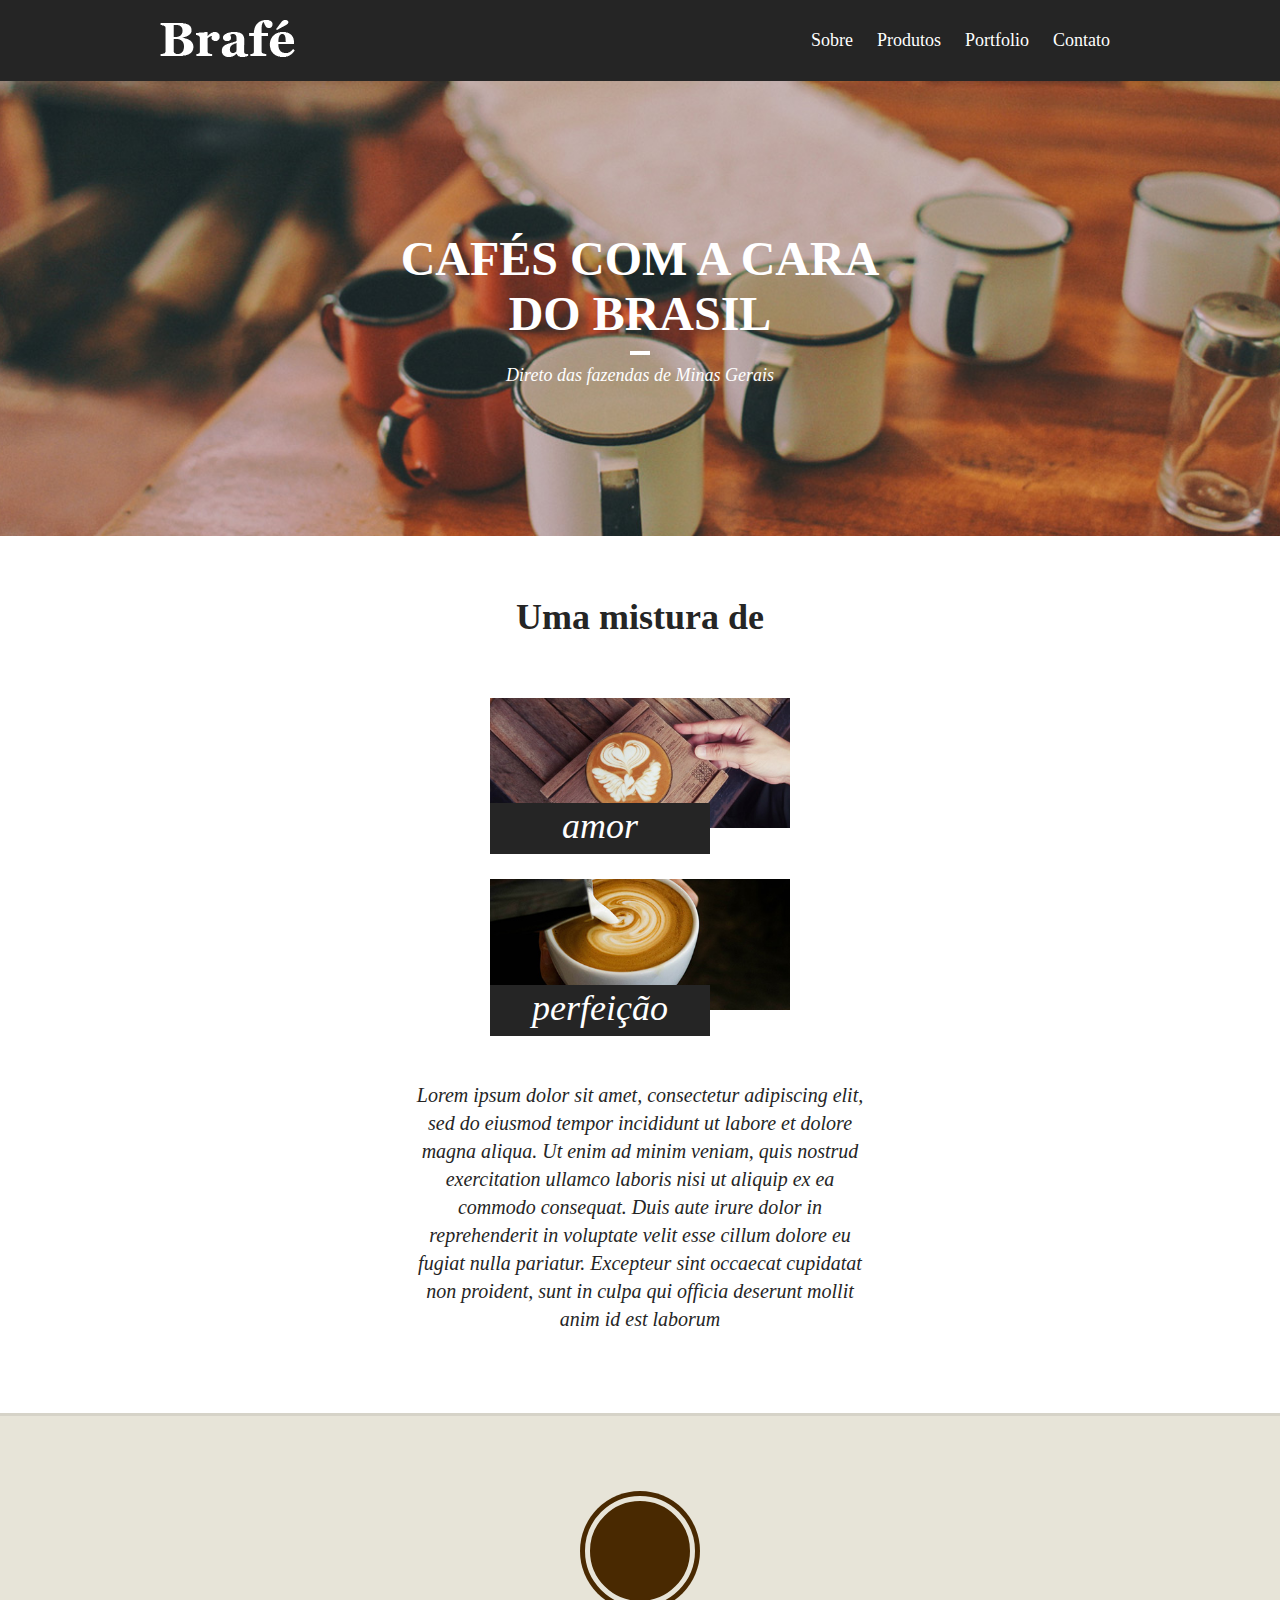
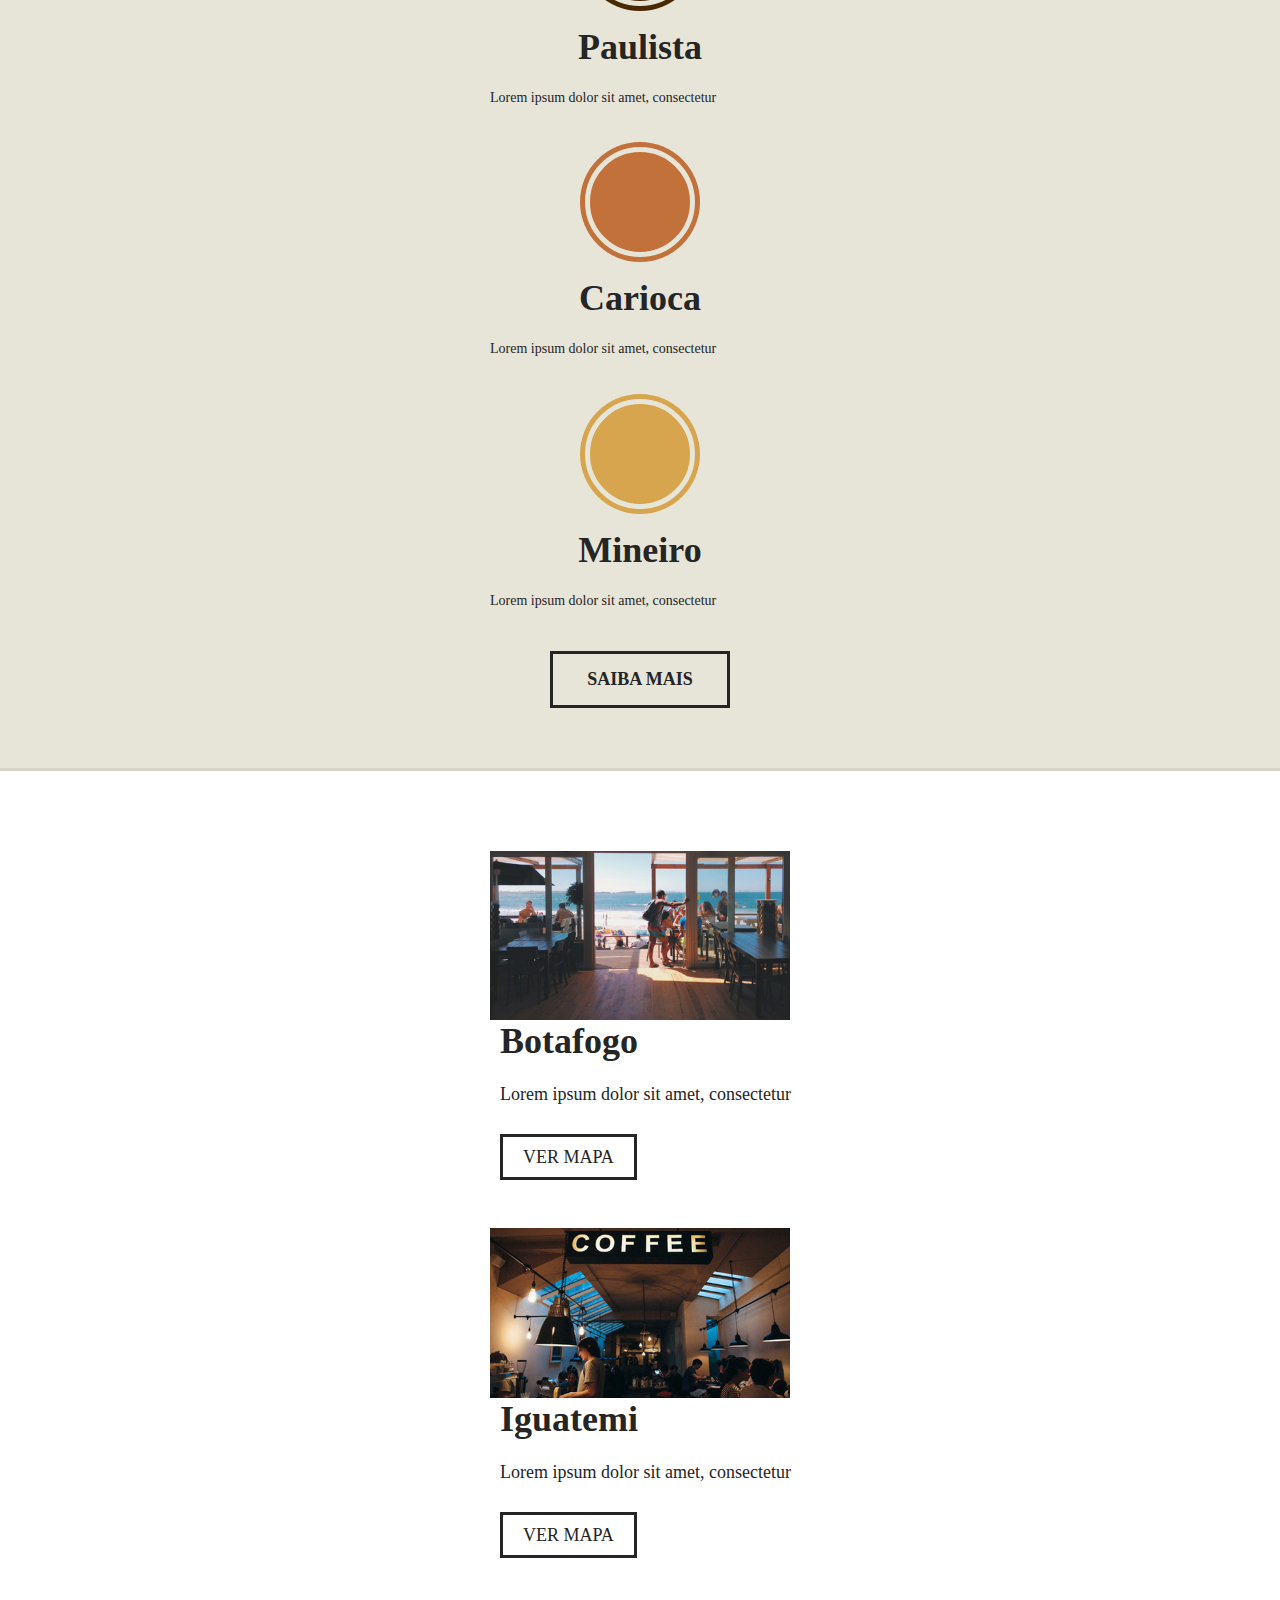
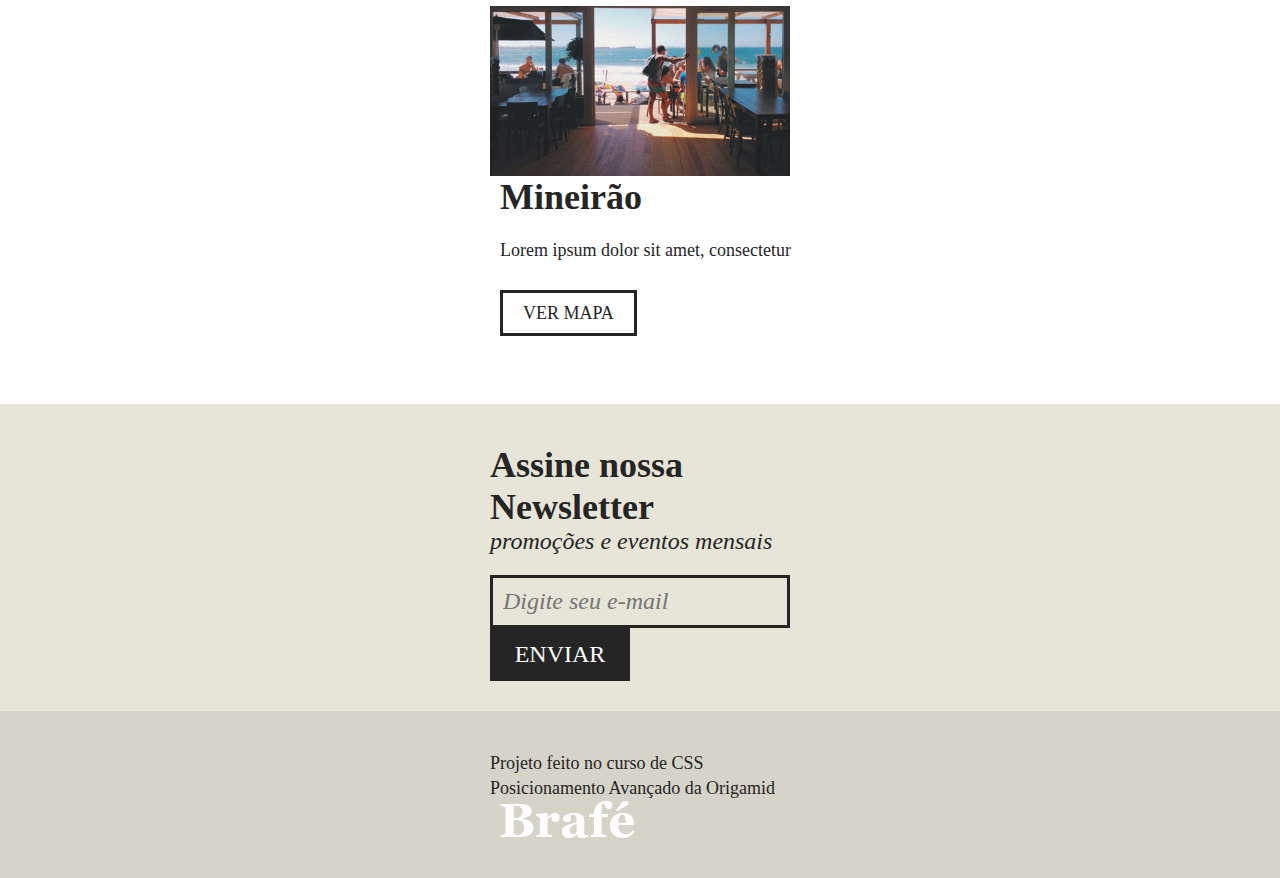
<file: brafe/brafe-1/tradicional/index.html>
<!DOCTYPE html>
<html lang="en">
<head>
    <meta charset="UTF-8">
    <meta name="viewport" content="width=device-width, initial-scale=1.0 shrink-to-fit=no">
    <link rel="stylesheet" href="css/style.css" type="text/css">
    <title>Brafé</title>
</head>
<body>
  <header class="menu">
    <div class="menu-container">
      <a class="menu-logo" href="#">
        <img src="img/brafe.png" alt="Brafé">
      </a>
			<nav class="menu-nav">
				<ul>
					<li><a href="#">Sobre</a></li>
					<li><a href="#">Produtos</a></li>
					<li><a href="#">Portfolio</a></li>
					<li><a href="#">Contato</a></li>
				</ul>
			</nav>
		</div>

		</header>

		<main class="intro">
			<h1>
				Cafés com a cara <br/>  do Brasil
			</h1>
			<p>
				Direto das fazendas de Minas Gerais
			</p>
		</main>
		<section class="sobre">
			<h2>Uma mistura de</h2>
			<div class="sobre-container">
				<div class="sobre-item">
					<img src="./img/cafe-1.jpg" alt="">
					<h3>amor</h3>
				</div>
				<div class="sobre-item"> 
					<img src="./img/cafe-2.jpg" alt="">
					<h3>perfeição</h3>
				</div>
			</div>
			<p>Lorem ipsum dolor sit amet, consectetur adipiscing elit, sed do eiusmod tempor incididunt ut labore et dolore magna aliqua. Ut enim ad minim veniam, quis nostrud exercitation ullamco laboris nisi ut aliquip ex ea commodo consequat. Duis aute irure dolor in reprehenderit in voluptate velit esse cillum dolore eu fugiat nulla pariatur. Excepteur sint occaecat cupidatat non proident, sunt in culpa qui officia deserunt mollit anim id est laborum</p>
		</section>
		<section class="produtos">
			<div class="produtos-container">
				<div class="produtos-item">
					<h2 class="produtos-paulista">Paulista</h2>
					<p>Lorem ipsum dolor sit amet, consectetur</p>
				</div>
				<div class="produtos-item">
					<h2 class="produtos-carioca">Carioca</h2>
					<p>Lorem ipsum dolor sit amet, consectetur</p>
				</div>				
				<div class="produtos-item">
					<h2 class="produtos-mineiro">Mineiro</h2>
					<p>Lorem ipsum dolor sit amet, consectetur</p>
				</div>
			</div>
			<a class="produtos-btn" href="#">Saiba mais</a>
		</section>
		<section class="locais">
			<div class="locais-item">
				<img src="./img/botafogo.jpg" alt="Brafé Unidade Botafogo">
				<div>
					<h2>Botafogo</h2>
					<p>Lorem ipsum dolor sit amet, consectetur</p>
					<a href="#">Ver Mapa</a>
				</div>
			</div>
			<div class="locais-item">
				<img src="./img/iguatemi.jpg" alt="Brafé Unidade Botafogo">
				<div>
					<h2>Iguatemi</h2>
					<p>Lorem ipsum dolor sit amet, consectetur</p>
					<a href="#">Ver Mapa</a>
				</div>
			</div>
			<div class="locais-item">
				<img src="./img/botafogo.jpg" alt="Brafé Unidade Botafogo">
				<div>
					<h2>Mineirão</h2>
					<p>Lorem ipsum dolor sit amet, consectetur</p>
					<a href="#">Ver Mapa</a>
				</div>
			</div>
		</section>
		<section class="assine">
			<div class="assine-container">
				<div class="assine-info">
					<h2>Assine nossa Newsletter</h2>
					<p>promoções e eventos mensais</p>
				</div>
				<form action="">
					<label for="">E-mail</label>
					<input type="text" placeholder="Digite seu e-mail">
					<button type="submit">Enviar</button>
				</form>
			</div>
		</section>
		<footer class="footer">
			<div class="footer-container">
				<p>Projeto feito no curso de CSS Posicionamento Avançado da Origamid</p>
				<img src="./img/brafe.png" alt="">
			</div>
		</footer>
</body>
</html>
</file>
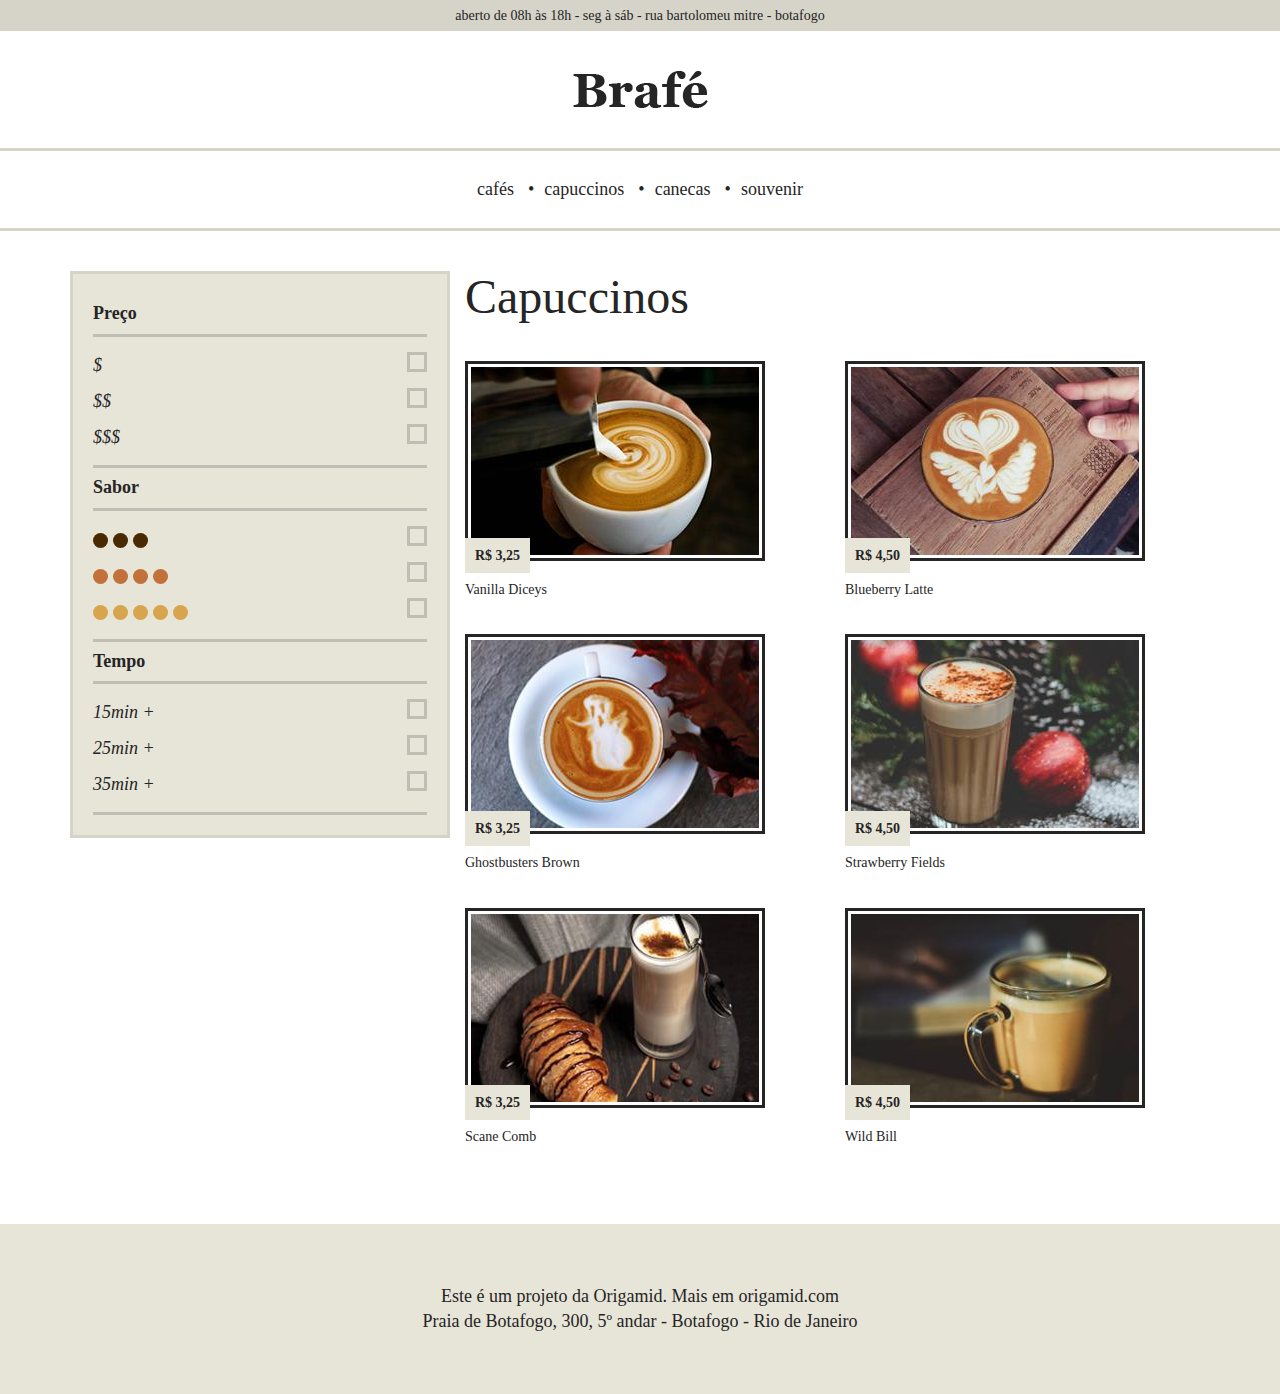
<file: brafe/brafe-2/bootstrap/index.html>
<!DOCTYPE html>
<html>
<head>
	<title>Brafé 2 - Bootstrap</title>
	<meta charset="utf-8">
	<meta name="viewport" content="width=device-width, initial-scale=1, shrink-to-fit=no">
	<link rel="stylesheet" type="text/css" href="css/bootstrap.min.css">
	<link rel="stylesheet" type="text/css" href="css/style.css">
</head>
<body>
	
	<header>
		<div class="header-informacoes">
			<p>aberto de 08h às 18h - seg à sáb - rua bartolomeu mitre - botafogo</p>
		</div>
		<a class="header-logo" href="index.html">
			<img src="img/brafe.png" alt="Brafé">
		</a>
		<nav class="header-menu">
			<ul>
				<li><a href="#">cafés</a></li>
				<li><a href="#">capuccinos</a></li>
				<li><a href="#">canecas</a></li>
				<li><a href="#">souvenir</a></li>
			</ul>
		</nav>
	</header>
	
	<div class="container">
		<div class="row">
			<nav class="filtro col-md-4">
				<h2>Preço</h2>
				<ul>
					<li>$</li>
					<li>$$</li>
					<li>$$$</li>
				</ul>
				<h2>Sabor</h2>
				<ul class="sabor">
					<li><span class="sabor-3">Marrom</span></li>
					<li><span class="sabor-4">Laranja</span></li>
					<li><span class="sabor-5">Amarelo</span></li>
				</ul>
				<h2>Tempo</h2>
				<ul>
					<li>15min +</li>
					<li>25min +</li>
					<li>35min +</li>
				</ul>
			</nav>

			<section class="produtos col-md-8">
				<h1>Capuccinos</h1>
				<ul class="row">
					<li class="col-6">
						<img src="img/cafe-1.jpg" alt="Café 1">
						<span>R$ 3,25</span>
						<h2>Vanilla Diceys</h2>
					</li>

					<li class="col-6">
						<img src="img/cafe-2.jpg" alt="Café 1">
						<span>R$ 4,50</span>
						<h2>Blueberry Latte</h2>
					</li>

					<li class="col-6">
						<img src="img/cafe-3.jpg" alt="Café 1">
						<span>R$ 3,25</span>
						<h2>Ghostbusters Brown</h2>
					</li>

					<li class="col-6">
						<img src="img/cafe-4.jpg" alt="Café 1">
						<span>R$ 4,50</span>
						<h2>Strawberry Fields</h2>
					</li>

					<li class="col-6">
						<img src="img/cafe-5.jpg" alt="Café 1">
						<span>R$ 3,25</span>
						<h2>Scane Comb</h2>
					</li>

					<li class="col-6">
						<img src="img/cafe-6.jpg" alt="Café 1">
						<span>R$ 4,50</span>
						<h2>Wild Bill</h2>
					</li>
				</ul>
			</section>
		</div>
	</div>
	
	<footer class="footer">
		<p>Este é um projeto da Origamid. Mais em origamid.com</p>
		<p>Praia de Botafogo, 300, 5º andar - Botafogo - Rio de Janeiro</p>
	</footer>
	
</body>
</html>
</file>
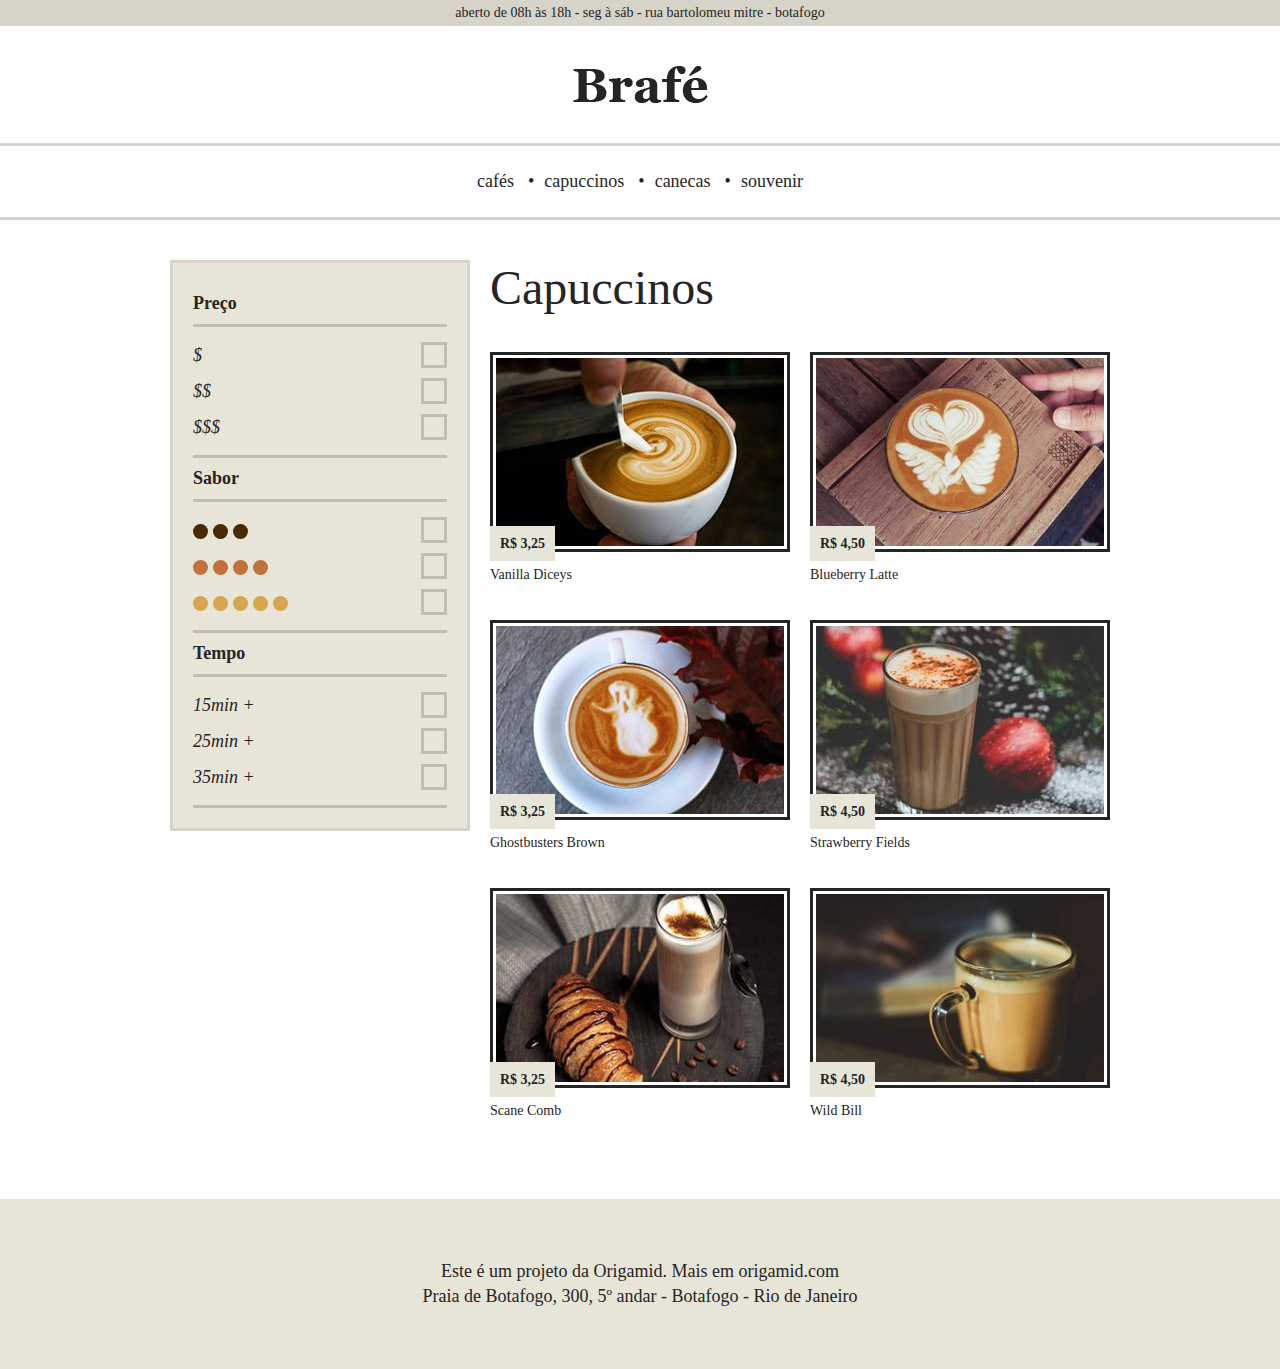
<file: brafe/brafe-2/flexbox/index.html>
<!DOCTYPE html>
<html>
<head>
	<title>Brafé 2 - Flexbox</title>
	<meta charset="utf-8">
	<meta name="viewport" content="width=device-width, initial-scale=1, shrink-to-fit=no">
	<link rel="stylesheet" type="text/css" href="css/flex.css">
	<link rel="stylesheet" type="text/css" href="css/style.css">
</head>
<body>
	
	<header>
		<div class="header-informacoes">
			<p>aberto de 08h às 18h - seg à sáb - rua bartolomeu mitre - botafogo</p>
		</div>
		<a class="header-logo" href="index.html">
			<img src="img/brafe.png" alt="Brafé">
		</a>
		<nav class="header-menu">
			<ul>
				<li><a href="#">cafés</a></li>
				<li><a href="#">capuccinos</a></li>
				<li><a href="#">canecas</a></li>
				<li><a href="#">souvenir</a></li>
			</ul>
		</nav>
	</header>
	
	<div class="flex">
		<nav class="filtro flex-item-4">
			<h2>Preço</h2>
			<ul>
				<li>$</li>
				<li>$$</li>
				<li>$$$</li>
			</ul>
			<h2>Sabor</h2>
			<ul class="sabor">
				<li><span class="sabor-3">Marrom</span></li>
				<li><span class="sabor-4">Laranja</span></li>
				<li><span class="sabor-5">Amarelo</span></li>
			</ul>
			<h2>Tempo</h2>
			<ul>
				<li>15min +</li>
				<li>25min +</li>
				<li>35min +</li>
			</ul>
		</nav>
		
		<section class="produtos flex-item-8">
			<h1>Capuccinos</h1>
			<ul class="flex-row">
				<li class="flex-item-6">
					<img src="img/cafe-1.jpg" alt="Café 1">
					<span>R$ 3,25</span>
					<h2>Vanilla Diceys</h2>
				</li>
				
				<li class="flex-item-6">
					<img src="img/cafe-2.jpg" alt="Café 1">
					<span>R$ 4,50</span>
					<h2>Blueberry Latte</h2>
				</li>
				
				<li class="flex-item-6">
					<img src="img/cafe-3.jpg" alt="Café 1">
					<span>R$ 3,25</span>
					<h2>Ghostbusters Brown</h2>
				</li>
				
				<li class="flex-item-6">
					<img src="img/cafe-4.jpg" alt="Café 1">
					<span>R$ 4,50</span>
					<h2>Strawberry Fields</h2>
				</li>
				
				<li class="flex-item-6">
					<img src="img/cafe-5.jpg" alt="Café 1">
					<span>R$ 3,25</span>
					<h2>Scane Comb</h2>
				</li>
				
				<li class="flex-item-6">
					<img src="img/cafe-6.jpg" alt="Café 1">
					<span>R$ 4,50</span>
					<h2>Wild Bill</h2>
				</li>
			</ul>
		</section>
	</div>
	
	<footer class="footer">
		<p>Este é um projeto da Origamid. Mais em origamid.com</p>
		<p>Praia de Botafogo, 300, 5º andar - Botafogo - Rio de Janeiro</p>
	</footer>
	
</body>
</html>
</file>
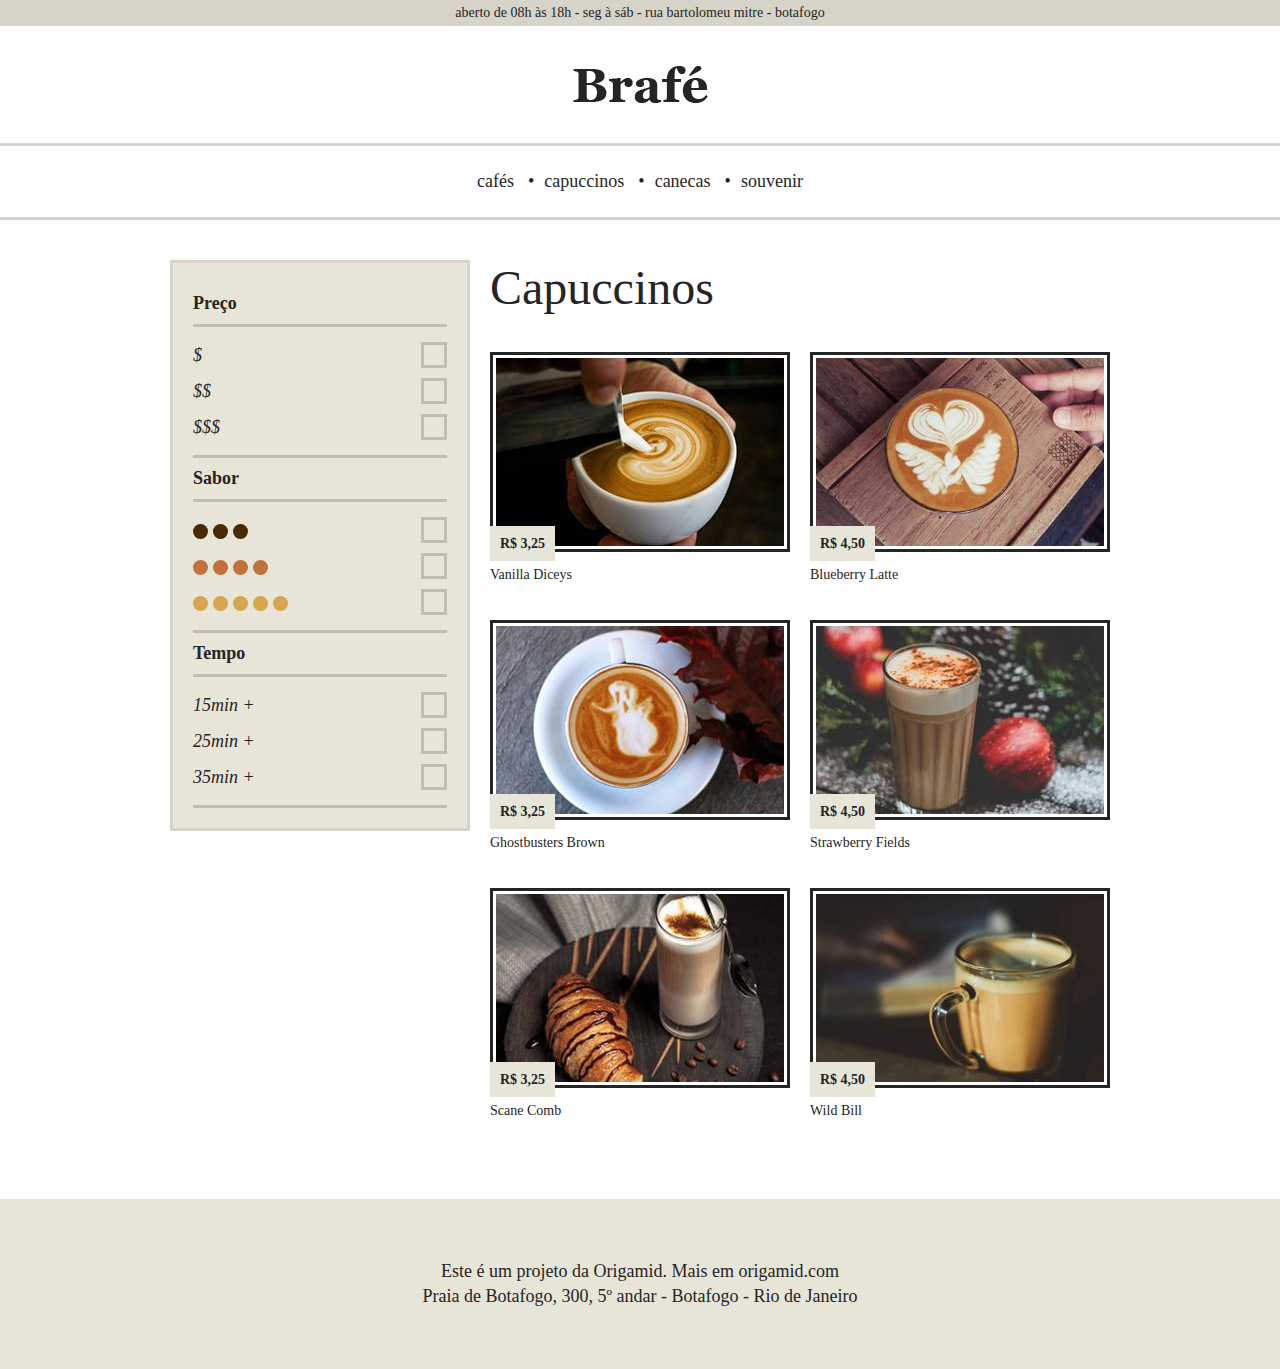
<file: brafe/brafe-2/grid/index.html>
<!DOCTYPE html>
<html>
<head>
	<title>Brafé 2 - Grid</title>
	<meta charset="utf-8">
	<meta name="viewport" content="width=device-width, initial-scale=1, shrink-to-fit=no">
	<link rel="stylesheet" type="text/css" href="css/grid.css">
	<link rel="stylesheet" type="text/css" href="css/style.css">
</head>
<body>
	
	<header>
		<div class="header-informacoes">
			<p>aberto de 08h às 18h - seg à sáb - rua bartolomeu mitre - botafogo</p>
		</div>
		<a class="header-logo" href="index.html">
			<img src="img/brafe.png" alt="Brafé">
		</a>
		<nav class="header-menu">
			<ul>
				<li><a href="#">cafés</a></li>
				<li><a href="#">capuccinos</a></li>
				<li><a href="#">canecas</a></li>
				<li><a href="#">souvenir</a></li>
			</ul>
		</nav>
	</header>
	
	<div class="container">
		<nav class="filtro grid-4">
			<h2>Preço</h2>
			<ul>
				<li>$</li>
				<li>$$</li>
				<li>$$$</li>
			</ul>
			<h2>Sabor</h2>
			<ul class="sabor">
				<li><span class="sabor-3">Marrom</span></li>
				<li><span class="sabor-4">Laranja</span></li>
				<li><span class="sabor-5">Amarelo</span></li>
			</ul>
			<h2>Tempo</h2>
			<ul>
				<li>15min +</li>
				<li>25min +</li>
				<li>35min +</li>
			</ul>
		</nav>
		
		<section class="produtos grid-8">
			<h1>Capuccinos</h1>
			<ul class="row">
				<li class="grid-mobile-6">
					<img src="img/cafe-1.jpg" alt="Café 1">
					<span>R$ 3,25</span>
					<h2>Vanilla Diceys</h2>
				</li>
				
				<li class="grid-mobile-6">
					<img src="img/cafe-2.jpg" alt="Café 1">
					<span>R$ 4,50</span>
					<h2>Blueberry Latte</h2>
				</li>
				
				<li class="grid-mobile-6">
					<img src="img/cafe-3.jpg" alt="Café 1">
					<span>R$ 3,25</span>
					<h2>Ghostbusters Brown</h2>
				</li>
				
				<li class="grid-mobile-6">
					<img src="img/cafe-4.jpg" alt="Café 1">
					<span>R$ 4,50</span>
					<h2>Strawberry Fields</h2>
				</li>
				
				<li class="grid-mobile-6">
					<img src="img/cafe-5.jpg" alt="Café 1">
					<span>R$ 3,25</span>
					<h2>Scane Comb</h2>
				</li>
				
				<li class="grid-mobile-6">
					<img src="img/cafe-6.jpg" alt="Café 1">
					<span>R$ 4,50</span>
					<h2>Wild Bill</h2>
				</li>
			</ul>
		</section>
	</div>
	
	<footer class="footer">
		<p>Este é um projeto da Origamid. Mais em origamid.com</p>
		<p>Praia de Botafogo, 300, 5º andar - Botafogo - Rio de Janeiro</p>
	</footer>
	
</body>
</html>
</file>
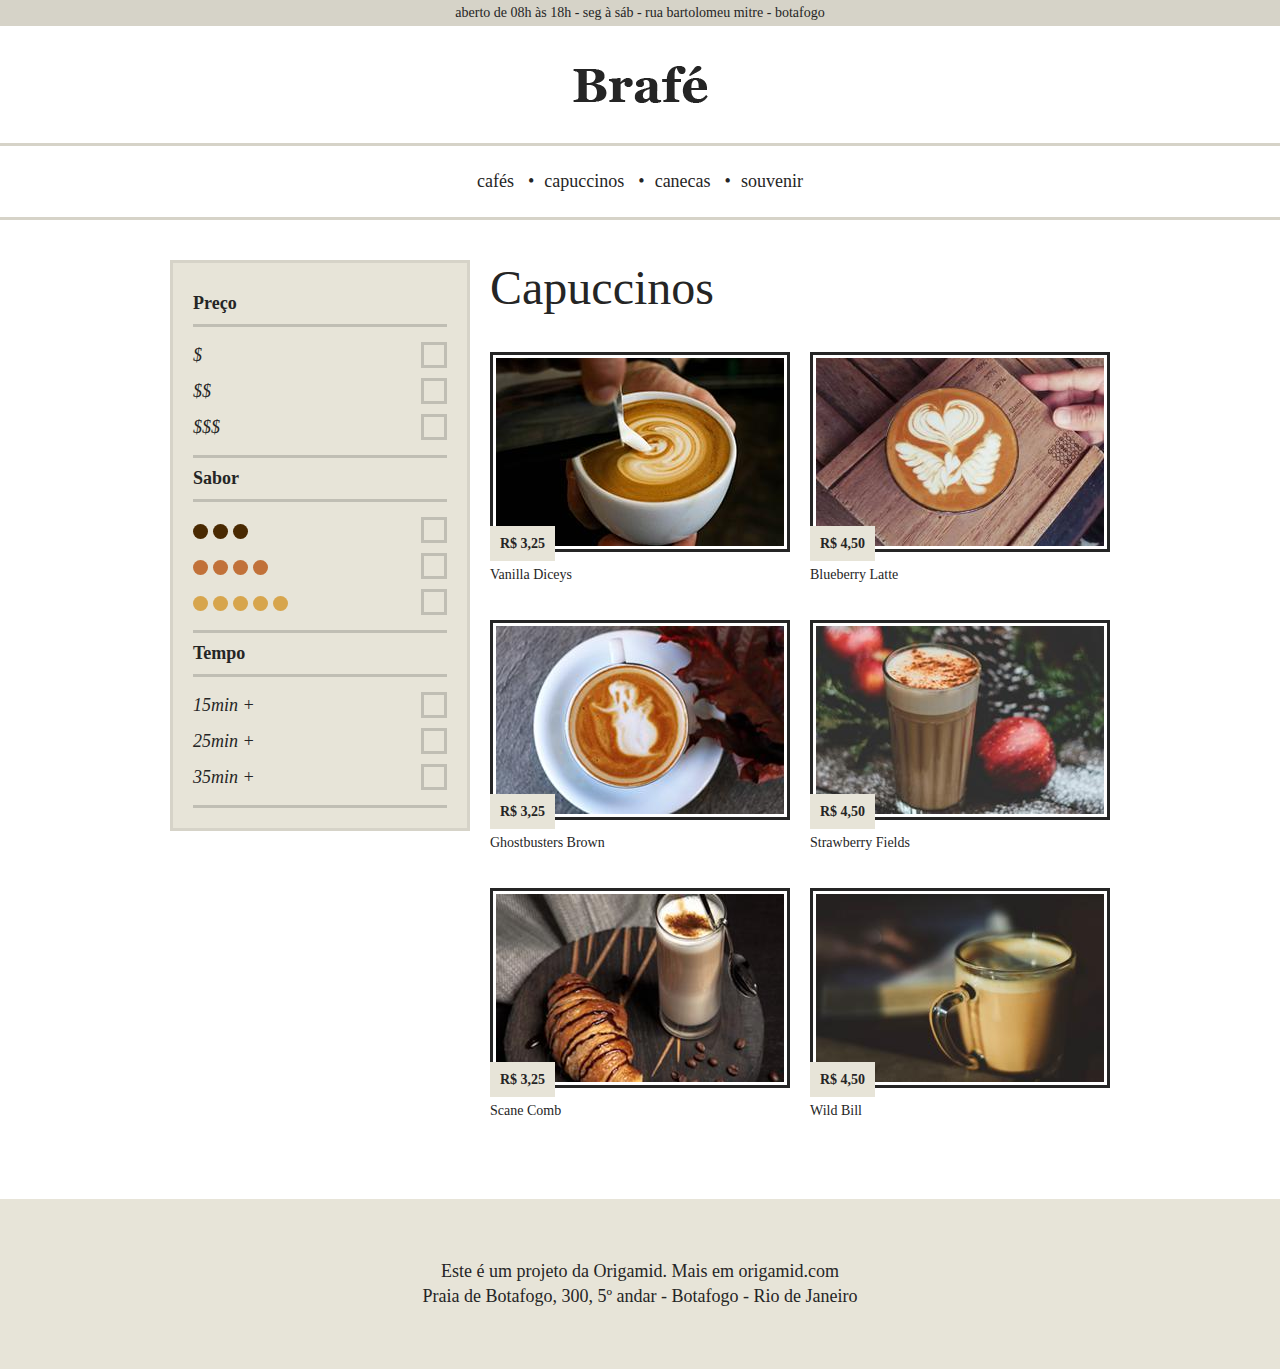
<file: brafe/brafe-2/puro/index.html>
<!DOCTYPE html>
<html>
<head>
	<title>Brafé 2 - Puro</title>
	<meta charset="utf-8">
	<meta name="viewport" content="width=device-width, initial-scale=1, shrink-to-fit=no">
	<link rel="stylesheet" type="text/css" href="css/style.css">
</head>
<body>
	
	<header>
		<div class="header-informacoes">
			<p>aberto de 08h às 18h - seg à sáb - rua bartolomeu mitre - botafogo</p>
		</div>
		<a href="index.html" class="header-logo">
			<img src="img/brafe.png" alt="Brafé">
		</a>
		<nav class="header-menu">
			<ul>
				<li><a href="#">cafés</a></li>
				<li><a href="#">capuccinos</a></li>
				<li><a href="#">canecas</a></li>
				<li><a href="#">souvenir</a></li>
			</ul>
		</nav>
	</header>
	
	<div class="container">
		<nav class="filtro">
			<h2>Preço</h2>
			<ul>
				<li>$</li>
				<li>$$</li>
				<li>$$$</li>
			</ul>
			<h2>Sabor</h2>
			<ul class="sabor">
				<li><span class="sabor-3">Marrom</span></li>
				<li><span class="sabor-4">Laranja</span></li>
				<li><span class="sabor-5">Amarelo</span></li>
			</ul>
			<h2>Tempo</h2>
			<ul>
				<li>15min +</li>
				<li>25min +</li>
				<li>35min +</li>
			</ul>
		</nav>
		
		<section class="produtos">
			<h1>Capuccinos</h1>
			<ul>
				<li>
					<img src="img/cafe-1.jpg" alt="Café 1">
					<span>R$ 3,25</span>
					<h2>Vanilla Diceys</h2>
				</li>
				
				<li>
					<img src="img/cafe-2.jpg" alt="Café 1">
					<span>R$ 4,50</span>
					<h2>Blueberry Latte</h2>
				</li>
				
				<li>
					<img src="img/cafe-3.jpg" alt="Café 1">
					<span>R$ 3,25</span>
					<h2>Ghostbusters Brown</h2>
				</li>
				
				<li>
					<img src="img/cafe-4.jpg" alt="Café 1">
					<span>R$ 4,50</span>
					<h2>Strawberry Fields</h2>
				</li>
				
				<li>
					<img src="img/cafe-5.jpg" alt="Café 1">
					<span>R$ 3,25</span>
					<h2>Scane Comb</h2>
				</li>
				
				<li>
					<img src="img/cafe-6.jpg" alt="Café 1">
					<span>R$ 4,50</span>
					<h2>Wild Bill</h2>
				</li>
			</ul>
		</section>
	</div>
	
	<footer class="footer">
		<p>Este é um projeto da Origamid. Mais em origamid.com</p>
		<p>Praia de Botafogo, 300, 5º andar - Botafogo - Rio de Janeiro</p>
	</footer>
	
</body>
</html>
</file>
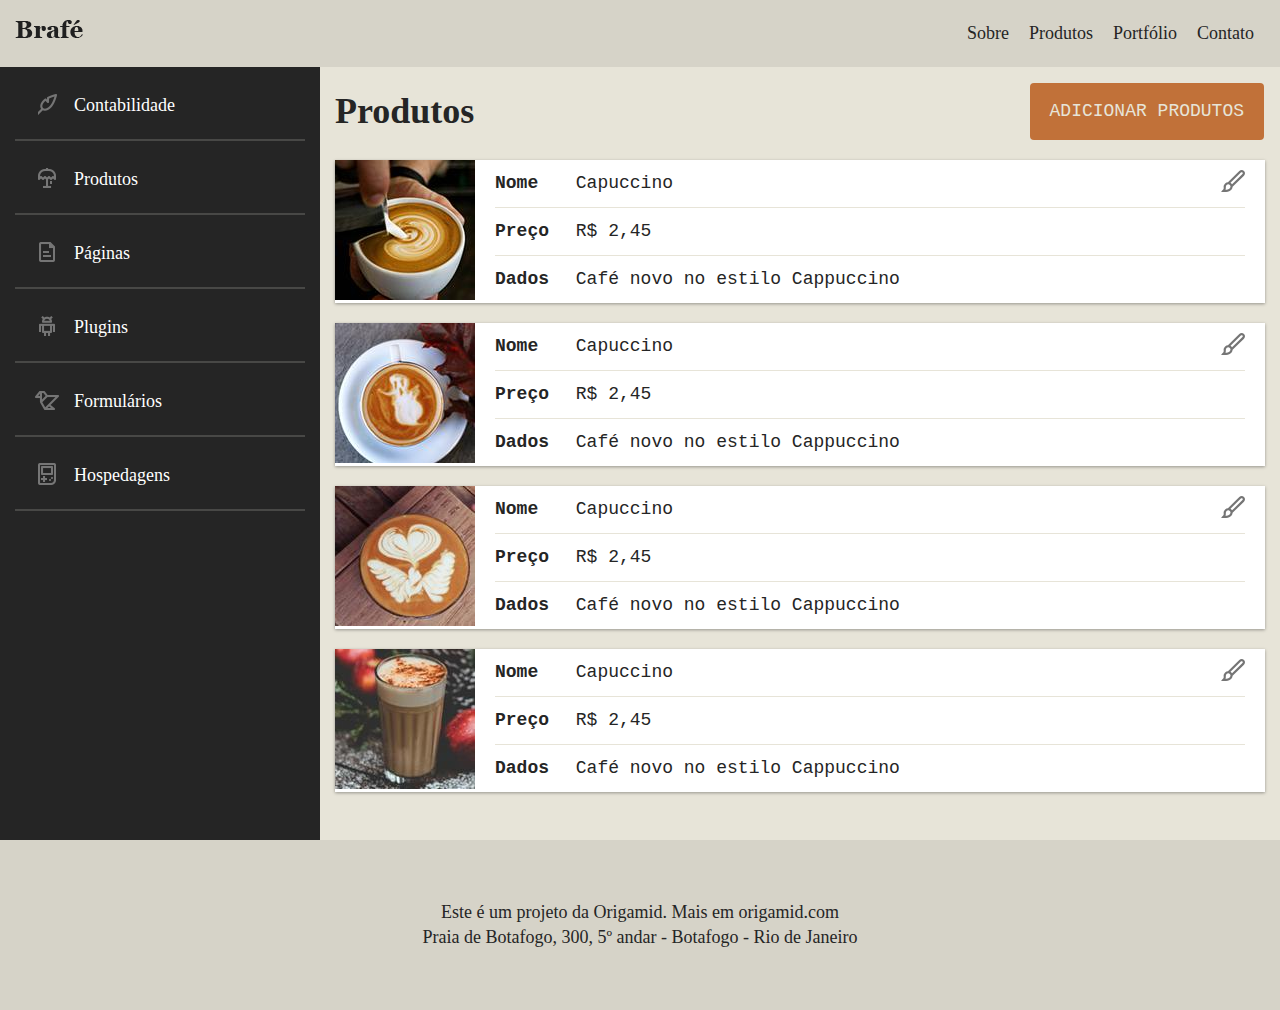
<file: brafe/brafe-3/bootstrap/index.html>
<!DOCTYPE html>
<html>
<head>
	<title>Brafé 3</title>
	<meta charset="utf-8">
	<meta name="viewport" content="width=device-width, initial-scale=1, shrink-to-fit=no">
	<link rel="stylesheet" type="text/css" href="css/bootstrap.min.css">
	<link rel="stylesheet" type="text/css" href="css/style.css">
</head>

<body>
	
<header class="header">
	<div class="container-fluid">
		<div class="row">
			<a class="header-logo mr-auto col-md-4" href="#">
				<img src="img/brafe.png" alt="Brafé">
			</a>
			<nav class="header-menu mr-3 ml-3">
				<ul>
					<li><a href="#">Sobre</a></li>
					<li><a href="#">Produtos</a></li>
					<li><a href="#">Portfólio</a></li>
					<li><a href="#">Contato</a></li>
				</ul>
			</nav>
		</div>
	</div>
</header>
	
<main class="main-container container-fluid">
	
	<div class="row">
		<nav class="side-nav col-md-4 col-xl-3">
			<ul>
				<li><a class="nav-contabilidade" href="#">Contabilidade</a></li>
				<li><a class="nav-produtos" href="#">Produtos</a></li>
				<li><a class="nav-paginas" href="#">Páginas</a></li>
				<li><a class="nav-plugins" href="#">Plugins</a></li>
				<li><a class="nav-formularios" href="#">Formulários</a></li>
				<li><a class="nav-hospedagens" href="#">Hospedagens</a></li>
			</ul>
		</nav>

		<section class="produtos col-md-8 col-xl-9 mb-5">
			<header class="row align-items-center mt-3">
				<h1 class="col">Produtos</h1>
				<a class="adicionar-produtos mr-3 ml-3" href="#">Adicionar Produtos</a>
			</header>
			<ul>
				<li class="produtos-item">
					<div class="media">
					<img src="img/cafe-1.jpg" alt="Café 1">
					<ul class="media-body">
						<li><span>Nome</span> Capuccino</li>
						<li><span>Preço</span> R$ 2,45</li>
						<li><span>Dados</span> Café novo no estilo Cappuccino</li>
					</ul>
					<a href="#">Editar</a>
					</div>
				</li>
				
				<li class="produtos-item">
					<div class="media">
					<img src="img/cafe-2.jpg" alt="Café 2">
					<ul class="media-body">
						<li><span>Nome</span> Capuccino</li>
						<li><span>Preço</span> R$ 2,45</li>
						<li><span>Dados</span> Café novo no estilo Cappuccino</li>
					</ul>
					<a href="#">Editar</a>
					</div>
				</li>
				
				<li class="produtos-item">
					<div class="media">
					<img src="img/cafe-3.jpg" alt="Café 3">
					<ul class="media-body">
						<li><span>Nome</span> Capuccino</li>
						<li><span>Preço</span> R$ 2,45</li>
						<li><span>Dados</span> Café novo no estilo Cappuccino</li>
					</ul>
					<a href="#">Editar</a>
					</div>
				</li>
				
				<li class="produtos-item">
					<div class="media">
					<img src="img/cafe-4.jpg" alt="Café 4">
					<ul class="media-body">
						<li><span>Nome</span> Capuccino</li>
						<li><span>Preço</span> R$ 2,45</li>
						<li><span>Dados</span> Café novo no estilo Cappuccino</li>
					</ul>
					<a href="#">Editar</a>
					</div>
				</li>

			</ul>
		</section>
	</div>
</main>

<footer class="footer">
	<p>Este é um projeto da Origamid. Mais em origamid.com</p>
	<p>Praia de Botafogo, 300, 5º andar - Botafogo - Rio de Janeiro</p>
</footer>
	
</body>
	
</html>
</file>
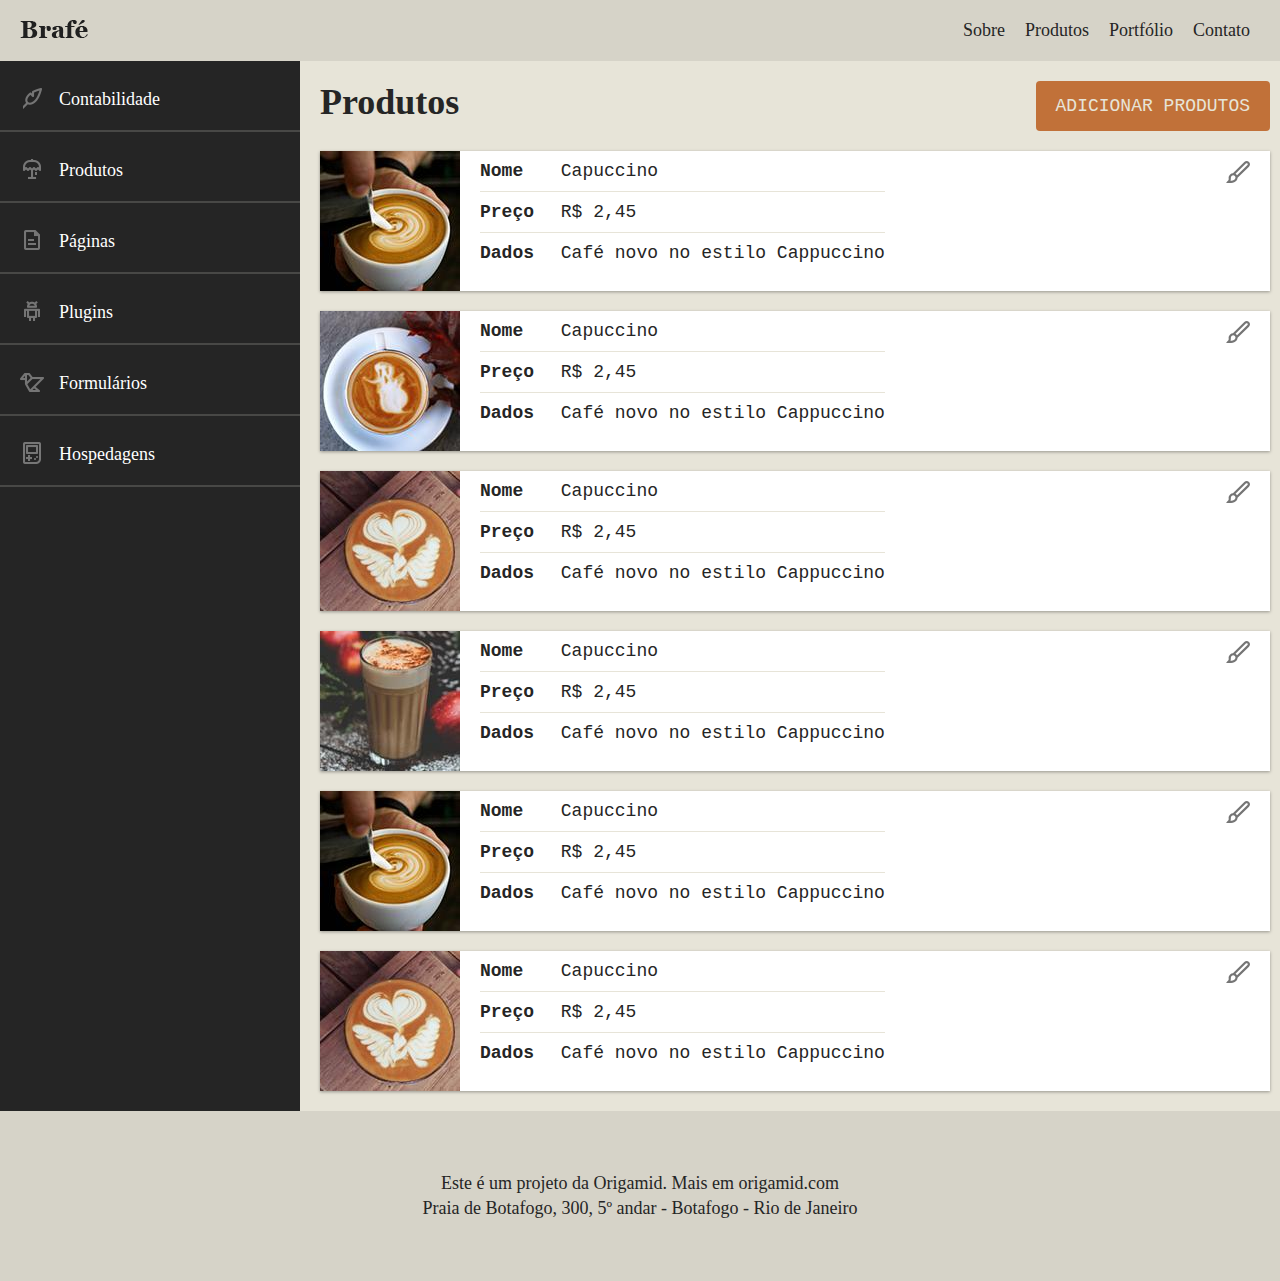
<file: brafe/brafe-3/flexbox/index.html>
<!DOCTYPE html>
<html>
<head>
	<title>Brafé 3</title>
	<meta charset="utf-8">
	<meta name="viewport" content="width=device-width, initial-scale=1, shrink-to-fit=no">
	<link rel="stylesheet" type="text/css" href="css/style.css">
</head>

<body>
	
<header class="header">
	<a class="header-logo" href="#">
		<img src="img/brafe.png" alt="Brafé">
	</a>
	<nav class="header-menu">
		<ul>
			<li><a href="#">Sobre</a></li>
			<li><a href="#">Produtos</a></li>
			<li><a href="#">Portfólio</a></li>
			<li><a href="#">Contato</a></li>
		</ul>
	</nav>
</header>
	
<main class="main-container">
	
	<nav class="side-nav">
		<ul>
			<li><a class="nav-contabilidade" href="#">Contabilidade</a></li>
			<li><a class="nav-produtos" href="#">Produtos</a></li>
			<li><a class="nav-paginas" href="#">Páginas</a></li>
			<li><a class="nav-plugins" href="#">Plugins</a></li>
			<li><a class="nav-formularios" href="#">Formulários</a></li>
			<li><a class="nav-hospedagens" href="#">Hospedagens</a></li>
		</ul>
	</nav>
	
	<section class="produtos">
		<header>
			<h1>Produtos</h1>
			<a class="adicionar-produtos" href="#">Adicionar Produtos</a>
		</header>
		<ul>
			<li class="produtos-item">
				<img src="img/cafe-1.jpg" alt="Café 1">
				<ul>
					<li><span>Nome</span> Capuccino</li>
					<li><span>Preço</span> R$ 2,45</li>
					<li><span>Dados</span> Café novo no estilo Cappuccino</li>
				</ul>
				<a href="#">Editar</a>
			</li>
			
			<li class="produtos-item">
				<img src="img/cafe-2.jpg" alt="Café 2">
				<ul>
					<li><span>Nome</span> Capuccino</li>
					<li><span>Preço</span> R$ 2,45</li>
					<li><span>Dados</span> Café novo no estilo Cappuccino</li>
				</ul>
				<a href="#">Editar</a>
			</li>
			
			<li class="produtos-item">
				<img src="img/cafe-3.jpg" alt="Café 3">
				<ul>
					<li><span>Nome</span> Capuccino</li>
					<li><span>Preço</span> R$ 2,45</li>
					<li><span>Dados</span> Café novo no estilo Cappuccino</li>
				</ul>
				<a href="#">Editar</a>
			</li>
			
			<li class="produtos-item">
				<img src="img/cafe-4.jpg" alt="Café 4">
				<ul>
					<li><span>Nome</span> Capuccino</li>
					<li><span>Preço</span> R$ 2,45</li>
					<li><span>Dados</span> Café novo no estilo Cappuccino</li>
				</ul>
				<a href="#">Editar</a>
			</li>
			
			<li class="produtos-item">
				<img src="img/cafe-1.jpg" alt="Café 1">
				<ul>
					<li><span>Nome</span> Capuccino</li>
					<li><span>Preço</span> R$ 2,45</li>
					<li><span>Dados</span> Café novo no estilo Cappuccino</li>
				</ul>
				<a href="#">Editar</a>
			</li>
			
			<li class="produtos-item">
				<img src="img/cafe-3.jpg" alt="Café 3">
				<ul>
					<li><span>Nome</span> Capuccino</li>
					<li><span>Preço</span> R$ 2,45</li>
					<li><span>Dados</span> Café novo no estilo Cappuccino</li>
				</ul>
				<a href="#">Editar</a>
			</li>
		</ul>
	</section>
</main>

	
<footer class="footer">
	<p>Este é um projeto da Origamid. Mais em origamid.com</p>
	<p>Praia de Botafogo, 300, 5º andar - Botafogo - Rio de Janeiro</p>
</footer>
	
</body>
	
</html>
</file>
<file: bikcraft/css/style.css>
html{line-height:1.15;-webkit-text-size-adjust:100%}body{margin:0}main{display:block}h1{font-size:2em;margin:.67em 0}hr{box-sizing:content-box;height:0;overflow:visible}pre{font-family:monospace,monospace;font-size:1em}a{background-color:transparent}abbr[title]{border-bottom:none;text-decoration:underline;text-decoration:underline dotted}b,strong{font-weight:bolder}code,kbd,samp{font-family:monospace,monospace;font-size:1em}small{font-size:80%}sub,sup{font-size:75%;line-height:0;position:relative;vertical-align:baseline}sub{bottom:-.25em}sup{top:-.5em}img{border-style:none}button,input,optgroup,select,textarea{font-family:inherit;font-size:100%;line-height:1.15;margin:0}button,input{overflow:visible}button,select{text-transform:none}button,[type="button"],[type="reset"],[type="submit"]{-webkit-appearance:button}button::-moz-focus-inner,[type="button"]::-moz-focus-inner,[type="reset"]::-moz-focus-inner,[type="submit"]::-moz-focus-inner{border-style:none;padding:0}button:-moz-focusring,[type="button"]:-moz-focusring,[type="reset"]:-moz-focusring,[type="submit"]:-moz-focusring{outline:1px dotted ButtonText}fieldset{padding:.35em .75em .625em}legend{box-sizing:border-box;color:inherit;display:table;max-width:100%;padding:0;white-space:normal}progress{vertical-align:baseline}textarea{overflow:auto}[type="checkbox"],[type="radio"]{box-sizing:border-box;padding:0}[type="number"]::-webkit-inner-spin-button,[type="number"]::-webkit-outer-spin-button{height:auto}[type="search"]{-webkit-appearance:textfield;outline-offset:-2px}[type="search"]::-webkit-search-decoration{-webkit-appearance:none}::-webkit-file-upload-button{-webkit-appearance:button;font:inherit}details{display:block}summary{display:list-item}template{display:none}[hidden]{display:none}a{text-decoration:none}ol,ul{list-style:none}html,body,div,span,iframe,h1,h2,h3,h4,h5,h6,p,blockquote,a,em,img,dl,dt,dd,ol,ul,li,fieldset,form,label,legend,article,footer,header,nav,section,main{margin:0;padding:0;border:0;vertical-align:baseline}h1,h2,h3,h4,h5,h6,p,a,ul{font-size:1em;font-weight:400}*,:before,:after{-webkit-box-sizing:border-box;-moz-box-sizing:border-box;box-sizing:border-box}.container{width:960px;margin:0 auto;padding:0;position:relative}.container:after,.container:before{content:" ";display:table}.container:after{clear:both}.grid-1,.grid-2,.grid-3,.grid-4,.grid-5,.grid-6,.grid-7,.grid-8,.grid-9,.grid-10,.grid-11,.grid-12,.grid-13,.grid-14,.grid-15,.grid-16,.grid-1-3{float:left;margin-left:10px;margin-right:10px}.grid-1{width:40px}.grid-2{width:100px}.grid-3{width:160px}.grid-4{width:220px}.grid-5{width:280px}.grid-6{width:340px}.grid-7{width:400px}.grid-8{width:460px}.grid-9{width:520px}.grid-10{width:580px}.grid-11{width:640px}.grid-12{width:700px}.grid-13{width:760px}.grid-14{width:820px}.grid-15{width:880px}.grid-16{width:940px}.grid-1-3{width:300px}@media only screen and (min-width: 788px) and (max-width: 979px){.container{width:768px}.grid-1{width:28px}.grid-2{width:76px}.grid-3{width:124px}.grid-4{width:172px}.grid-5{width:220px}.grid-6{width:268px}.grid-7{width:316px}.grid-8{width:364px}.grid-9{width:412px}.grid-10{width:460px}.grid-11{width:508px}.grid-12{width:556px}.grid-13{width:604px}.grid-14{width:652px}.grid-15{width:700px}.grid-16{width:748px}.grid-1-3{width:236px}}@media only screen and (max-width: 787px){.container{width:300px}.grid-1,.grid-2,.grid-3,.grid-4,.grid-5,.grid-6,.grid-7,.grid-8,.grid-9,.grid-10,.grid-11,.grid-12,.grid-13,.grid-14,.grid-15,.grid-16,.grid-1-3{width:300px;margin:0 0 20px;float:none}}body{font-family:Arial,Helvetica,sans-serif}p{font-family:Georgia,"Times New Roman",serif;font-size:14px;line-height:20px}img{display:block;max-width:100%}.btn{border:3px solid #fec63e;padding:10px 30px;color:#fec63e;font-size:14px;line-height:20px;text-transform:uppercase;font-weight:700;letter-spacing:.1em}.btn:hover{color:#fff;border-color:#fff}.btn.btn-preto:hover{color:#000;border-color:#000}.subtitulo{font-size:24px;line-height:30px;font-weight:700;letter-spacing:.1em;color:#000;text-transform:uppercase;text-align:center;margin-bottom:40px}.subtitulo:after{content:"";display:block;width:60px;height:3px;background:#000;margin:8px auto}.subtitulo-interno{font-size:24px;line-height:30px;font-weight:700;letter-spacing:.1em;color:#000;text-transform:uppercase;margin-bottom:20px}.subtitulo-interno:after{content:"";display:block;width:60px;height:3px;background:#000;margin:8px 0}.header{position:fixed;top:0;width:100%;background:#fec63e;padding:15px 0;z-index:10}.header_menu{text-align:right}.header_menu ul li{display:inline-block;margin-left:25px;margin-top:20px}.header_menu ul li a{color:#000;font-weight:700;text-transform:uppercase;letter-spacing:.1em;font-size:14px;line-height:20px;padding:10px 0}.header_menu ul li a:hover{color:#FFF}.header_menu ul li a.menu_ativo{color:#FFF}.introducao{width:100%;height:380px;background:url(../img/bg.jpg) no-repeat center;background-size:cover;margin-top:92px;text-align:center;padding-top:80px}.introducao h1{font-size:48px;color:#FFF;font-weight:700;text-transform:uppercase}.quote-externo{max-width:320px;margin:0 auto;margin-bottom:40px;color:#fff}.quote-externo p{font-style:italic}.quote-externo p:before,.quote-externo p:after{content:"";display:block;width:60px;height:3px;background:#fff;margin:14px auto 10px}.quote-externo cite{font-style:normal;font-weight:700;font-size:14px;letter-spacing:.1em}.introducao-interna{width:100%;margin-top:92px;height:160px;text-align:center;color:#fff;padding-top:30px}.introducao-interna h1{font-size:36px;font-weight:700;text-transform:uppercase}.introducao-interna h1:after{content:"";display:block;width:60px;height:3px;background:#fff;margin:6px auto 10px}.produtos{padding:60px 0}.produtos_lista li{background:#fec63e;text-align:center}.produtos_lista li img{margin:0 auto}.produtos_lista li h3{font-weight:700;font-size:18px;line-height:25px;text-transform:uppercase;letter-spacing:.1em;margin-top:20px}.produtos_lista li h3:after{content:"";display:block;width:60px;height:3px;background:#000;margin:2px auto}.produtos_lista li p{padding:10px 20px 20px}.produtos_icone{background:#000;padding:20px}.call{padding-top:40px;text-align:center;clear:both}.call p{margin-bottom:20px}.portfolio{width:100%;background:#000;padding:40px 0}.portfolio .subtitulo{color:#fec63e}.portfolio .subtitulo:after{background:#fec63e}.portfolio_lista li:last-child{margin-top:20px}.portfolio .call p{color:#fff}.qualidade{padding:60px 0}.qualidade:after{content:"";width:634px;height:83px;display:block;background:url(../img/linhas.svg) no-repeat center;position:absolute;top:209px;right:162px;z-index:-1}.qualidade img{margin:0 auto}.qualidade_lista{padding-top:20px;overflow:auto}.qualidade_lista li{text-align:center;padding:0 40px}.qualidade_lista li h3{font-weight:700;font-size:18px;line-height:25px;text-transform:uppercase;letter-spacing:.1em;margin-top:20px}.qualidade_lista li h3:after{content:"";display:block;width:60px;height:3px;background:#000;margin:6px auto}.quebra{width:100%;height:220px;background:url(../img/bg-footer.jpg) no-repeat center;background-size:cover;text-align:center;padding-top:40px}.quebra .quote-externo{max-width:400px}.footer{width:100%;background:#000;color:#fff;padding:20px 0}.footer h3{font-size:18px;line-height:25px;color:#fec63e;text-transform:uppercase;letter-spacing:.1em;font-weight:700}.footer h3:after{content:"";display:block;width:60px;height:3px;background:#fec63e;margin:6px 0 12px}.footer_historia{padding-right:40px}.footer_contato ul li{font-size:14px;line-height:20px;font-family:Georgia,"Times New Roman",serif}.footer_redes ul li{display:inline-block;margin-right:10px}.footer_redes ul li a{border:3px solid #fec63e;display:block;padding:10px}.footer_redes ul li a:hover{border-color:#fff}.copy{width:100%;background:#fec63e;padding:20px 0}.js [data-slide]{position:relative}.js [data-slide] > *{position:absolute;top:0;opacity:0}.js [data-slide] > .active{position:relative;opacity:1;transition:opacity 500ms}.js [data-slide-nav]{display:block;text-align:center;margin-top:20px}.js [data-slide-nav] button{display:inline-block;width:12px;height:12px;margin:4px;border:none;padding:0;border-radius:6px;text-indent:-99px;overflow:hidden;background:#1d1d1d}.js [data-slide-nav] button.active{background:#fec63e}.js [data-anime]{opacity:0}.js .fadeInDown{transform:translate3d(0,-20px,0)}.js .anime{opacity:1;transform:none;transition:opacity 800ms,transform 800ms}.nao-aparece{visibility:hidden;position:absolute;height:0}#form-sucesso{color:#31aa39}#form-erro{color:#f64540}.interna_portfolio{background:url(../img/bg-portfolio.jpg) no-repeat center;background-size:cover}.quote_clientes{padding:60px 0;max-width:460px;margin:0 auto}.quote_clientes p{text-align:center;font-family:Georgia,"Times New Roman",serif;font-size:18px;line-height:25px;font-style:italic;margin-bottom:20px}.quote_clientes cite{font-size:18px;font-weight:700;float:right;font-style:normal}.interna_produtos{background:url(../img/bg-produtos.jpg) no-repeat center;background-size:cover}.produto_item{padding-top:60px}.produto_item h2{color:#fff;font-size:36px;text-transform:uppercase;letter-spacing:.1em;font-weight:700;position:relative;top:-180px;text-align:center;margin-bottom:-56px}.produto_item h2:after,.produto_item h2:before{content:"";display:block;width:60px;height:3px;background:#fff;margin:6px auto 8px}.produto_icone{background:#000;padding:70px 0}.produto_icone img{margin:0 auto}.produto_info{background:#000}.produto_info p{color:#fff;font-size:18px;line-height:25px;height:180px;padding:30px 40px}.produto_info ul li{background:#fec63e;text-transform:uppercase;font-size:18px;line-height:20px;font-weight:700;float:left;width:229px;height:49px;text-align:center;padding-top:16px}.produto_info ul li:nth-child(1),.produto_info ul li:nth-child(2){margin-bottom:2px}.produto_info ul li:nth-child(even){margin-left:2px}.orcamento{background:#000;width:100%;margin-top:60px;padding:40px 0}.orcamento h2{color:#fec63e}.orcamento h2:after{background:#fec63e}.form{padding-right:60px}.form label{display:block;color:#fff;font-family:Georgia,"Times New Roman",serif;font-size:18px;line-height:25px;margin-bottom:4px}.form input{display:block;width:100%;border:4px solid #fec63e;background:none;color:#fff;padding:7px 10px;margin-bottom:10px;outline:none;font-size:14px;font-family:Georgia,"Times New Roman",serif}.form textarea{display:block;width:100%;height:120px;border:4px solid #fec63e;background:none;color:#fff;padding:7px 10px;margin-bottom:20px;outline:none;font-size:14px;font-family:Georgia,"Times New Roman",serif}.form button{padding:7px 40px;background:none}.orcamento_dados{color:#fff}.orcamento_dados h3{font-size:18px;line-height:25px;text-transform:uppercase;color:#fec63e;font-weight:700}.orcamento_dados span{display:block;font-size:18px;line-height:30px;font-family:Georgia,"Times New Roman",serif}.orcamento_dados span:nth-of-type(2){margin-bottom:40px}.orcamento_dados ul{padding-right:60px}.orcamento_dados ul li{font-family:Georgia,"Times New Roman",serif;font-size:14px;padding:10px 15px}.orcamento_dados ul li:nth-child(odd){background:#1d1d1d}.orcamento_dados p{margin:8px 0}.interna_sobre{background:url(../img/bg-sobre.jpg) no-repeat center;background-size:cover}.missao_sobre{padding-top:60px}.missao_sobre p{font-size:18px;line-height:25px;margin-bottom:1em;padding-right:60px}.missao_sobre ul li{font-family:Georgia,"Times New Roman",serif;font-size:18px;line-height:30px}.foto-equipe{padding-top:20px}.interna_contato{background:url(../img/bg-contato.jpg) no-repeat center;background-size:cover}.contato{padding:40px 0}.contato_form{padding-right:60px}.contato_form label{display:block;font-family:Georgia,"Times New Roman",serif;font-size:18px;line-height:25px;margin-bottom:4px}.contato_form input{display:block;width:100%;border:4px solid #fec63e;background:none;padding:7px 10px;margin-bottom:10px;outline:none;font-size:14px;font-family:Georgia,"Times New Roman",serif}.contato_form textarea{display:block;width:100%;height:120px;border:4px solid #fec63e;background:none;padding:7px 10px;margin-bottom:20px;outline:none;font-size:14px;font-family:Georgia,"Times New Roman",serif}.contato_form button{padding:7px 40px;background:none}.orcamento_dados{color:#fff}.contato_dados h3{font-size:18px;line-height:25px;text-transform:uppercase;color:#fec63e;font-weight:700}.contato_dados span{display:block;font-size:18px;line-height:30px;font-family:Georgia,"Times New Roman",serif}.contato_dados span:nth-of-type(even){margin-bottom:30px}.contato_dados ul{margin-top:10px}.contato_dados ul li{display:inline-block;margin-right:10px}.contato_dados ul li a{border:3px solid #fec63e;display:block;padding:10px}.contato_dados ul li a:hover{border-color:#000}.contato_mapa{margin-bottom:60px}@media only screen and (min-width: 788px) and (max-width: 979px){.qualidade:after{right:66px}.qualidade_lista li{padding:0 10px}.footer_redes ul li a{border:3px solid #fec63e;display:block;padding:6px}.footer_redes ul li a img{width:26px;height:26px}.produto_item h2{top:-150px;margin-bottom:-56px}.produto_icone{padding:41px 0}.produto_info p{font-size:14px;line-height:20px;height:122px;padding:20px 30px}.produto_info ul li{width:181px;height:49px}}@media only screen and (max-width: 787px){.header{position:relative;padding-bottom:0}.header img{margin:0 auto 10px}.header_menu{text-align:center}.header_menu ul li{margin:5px}.header_menu ul li a{border:4px solid #000;width:136px;display:block;float:left}.header_menu ul li a:hover{border-color:#fff}.header_menu ul li a.menu_ativo{border-color:#fff}.introducao h1{font-size:36px}.introducao{margin-top:0;padding-top:40px;background:url(../img/bg-mobile.jpg) no-repeat center;background-size:cover}.introducao-interna{margin-top:0}.call{padding-top:10px}.qualidade:after{display:none}.missao_sobre p{font-size:14px;line-height:20px;padding-right:0}.missao_sobre ul li{font-size:14px;line-height:25px}.produto_item h2{top:-100px;margin-bottom:-68px}.produto_icone{padding:41px 0}.produto_info p{font-size:14px;line-height:20px;height:auto;padding:20px 30px}.produto_info ul li{width:149px;height:49px;font-size:14px;line-height:20px;padding-top:14px}.form{padding-right:0}.orcamento_dados ul{padding-right:0}.contato_form{padding-right:0;margin-bottom:40px}}
</file>
<file: brafe/brafe-2/bootstrap/css/style.css>
body, p, h1, h2, ul, li {
	margin: 0px;
	padding: 0px;
}

li {
	list-style: none;
}

body {
	font-family: Georgia, serif;
	color: #252525;
}

* {
	box-sizing: border-box;
}

/* MENU */

.header-informacoes {
	font-size: 0.875em;
	background: #d6d3c8;
	padding: 5px 0;
	text-align: center;
}

.header-logo img {
	display: block;
	margin: 40px auto;
}

.header-menu {
	border-top: 3px solid #d6d3c8;
	border-bottom: 3px solid #d6d3c8;
	text-align: center;
	margin-bottom: 40px;
	padding: 20px 0;
}

.header-menu li {
	display: inline-block;
}

.header-menu li a {
	display: block;
	padding: 5px 10px 5px 0;
	text-decoration: none;
	color: #252525;
	font-size: 1.125em;
}

.header-menu li a::before {
	content: '•';
	padding-right: 10px;
}

.header-menu li:first-child a::before {
	content: '';
}

/* FILTRO */

.filtro {
	background: #e7e4d8;
	border: 3px solid #d6d3c8;
	padding: 20px;
	align-self: flex-start;
}

@media (max-width: 768px) {
	.filtro {
		display: none;
	}
}

.filtro h2 {
	font-size: 1.125em;
	padding: 10px 0;
	font-weight: bold;
}

.filtro ul {
	border-top: 3px solid #c0beb4;
	border-bottom: 3px solid #c0beb4;
	padding: 10px 0;
}

.filtro li {
	font-style: italic;
	font-size: 1.125em;
	line-height: 2;
}

.filtro li::after {
	content: '';
	display: block;
	width: 20px;
	height: 20px;
	border: 3px solid #c0beb4;
	float: right;
	margin-top: 5px;
}

.sabor {
	overflow: hidden;
}

.sabor span {
	text-indent: -200px;
	display: inline-block;
	width: 15px;
	height: 15px;
	background: currentColor;
	border-radius: 50%;
	vertical-align: middle;
}

.sabor-3 {
	color: #492901;
	box-shadow: 20px 0 0 0 currentColor,
							40px 0 0 0 currentColor;
}

.sabor-4 {
	color: #c17139;
	box-shadow: 20px 0 0 0 currentColor,
							40px 0 0 0 currentColor,
							60px 0 0 0 currentColor;
}

.sabor-5 {
	color: #d7a54d;
	box-shadow: 20px 0 0 0 currentColor,
							40px 0 0 0 currentColor,
							60px 0 0 0 currentColor,
							80px 0 0 0 currentColor;
}

/*PRODUTOS*/

.produtos h1 {
	font-size: 3em;
	font-weight: normal;
}

.produtos li img {
	display: block;
	max-width: 100%;
	border: 3px solid #fff;
	box-shadow: 0 0 0 3px #252525;
	margin: 40px 3px 0 3px;
}

.produtos li span {
	background: #e7e4d8;
	padding: 10px;
	font-size: 0.875em;
	font-weight: bold;
	position: relative;
	top: -15px;;
}

.produtos li h2 {
	font-size: 0.875em;
	font-weight: normal;
}

.footer {
	background: #e7e4d8;
	text-align: center;
	padding: 60px 0;
	font-size: 1.125em;
	line-height: 1.4em;
	margin-top: 80px;
}
</file>
<file: brafe/brafe-2/flexbox/css/flex.css>
.flex {
	max-width: 960px;
	margin: 0 auto;
	display: flex;
	flex-wrap: wrap;
}

.flex-row {
	margin-left: -10px;
	margin-right: -10px;
	display: flex;
	flex-wrap: wrap;
}

.flex-item-4, .flex-item-6, .flex-item-8 {
	margin-left: 10px;
	margin-right: 10px;
	align-self: flex-start;
}

.flex-item-4 {
	flex: 0 0 calc(33.333% - 20px);
	max-width: calc(33.333% - 20px);
}

.flex-item-6 {
	flex: 0 0 calc(50% - 20px);
	max-width: calc(50% - 20px);
}

.flex-item-8 {
	flex: 0 0 calc(66.666% - 20px);
	max-width: calc(66.666% - 20px);
}

@media (max-width: 739px) {
	.flex {
		max-width: 300px;
		flex-direction: column;
	}
	.flex-item-4, .flex-item-8 {
		margin-left: 0px;
		margin-right: 0px;
		max-width: 100%;
		align-self: auto;
	}
}
</file>
<file: brafe/brafe-2/flexbox/css/style.css>
body, p, h1, h2, ul, li {
	margin: 0px;
	padding: 0px;
}

li {
	list-style: none;
}

body {
	font-family: Georgia, serif;
	color: #252525;
}

* {
	box-sizing: border-box;
}

/* MENU */

.header-informacoes {
	font-size: 0.875em;
	background: #d6d3c8;
	padding: 5px 0;
	text-align: center;
}

.header-logo img {
	display: block;
	margin: 40px auto;
}

.header-menu {
	border-top: 3px solid #d6d3c8;
	border-bottom: 3px solid #d6d3c8;
	text-align: center;
	margin-bottom: 40px;
	padding: 20px 0;
}

.header-menu li {
	display: inline-block;
}

.header-menu li a {
	display: block;
	padding: 5px 10px 5px 0;
	text-decoration: none;
	color: #252525;
	font-size: 1.125em;
}

.header-menu li a::before {
	content: '•';
	padding-right: 10px;
}

.header-menu li:first-child a::before {
	content: '';
}

/* FILTRO */

.filtro {
	background: #e7e4d8;
	border: 3px solid #d6d3c8;
	padding: 20px;
}

@media (max-width: 739px) {
	.filtro {
		display: none;
	}
}

.filtro h2 {
	font-size: 1.125em;
	padding: 10px 0
}

.filtro ul {
	border-top: 3px solid #c0beb4;
	border-bottom: 3px solid #c0beb4;
	padding: 10px 0;
}

.filtro li {
	font-style: italic;
	font-size: 1.125em;
	line-height: 2;
}

.filtro li::after {
	content: '';
	display: block;
	width: 20px;
	height: 20px;
	border: 3px solid #c0beb4;
	float: right;
	margin-top: 5px;
}

.sabor {
	overflow: hidden;
}

.sabor span {
	text-indent: -200px;
	display: inline-block;
	width: 15px;
	height: 15px;
	background: currentColor;
	border-radius: 50%;
	vertical-align: middle;
}

.sabor-3 {
	color: #492901;
	box-shadow: 20px 0 0 0 currentColor,
							40px 0 0 0 currentColor;
}

.sabor-4 {
	color: #c17139;
	box-shadow: 20px 0 0 0 currentColor,
							40px 0 0 0 currentColor,
							60px 0 0 0 currentColor;
}

.sabor-5 {
	color: #d7a54d;
	box-shadow: 20px 0 0 0 currentColor,
							40px 0 0 0 currentColor,
							60px 0 0 0 currentColor,
							80px 0 0 0 currentColor;
}

/*PRODUTOS*/

.produtos h1 {
	font-size: 3em;
	font-weight: normal;
}

.produtos li img {
	display: block;
	max-width: 100%;
	border: 3px solid #fff;
	box-shadow: 0 0 0 3px #252525;
	margin: 40px 3px 0 3px;
}

.produtos li span {
	background: #e7e4d8;
	padding: 10px;
	font-size: 0.875em;
	font-weight: bold;
	position: relative;
	top: -15px;;
}

.produtos li h2 {
	font-size: 0.875em;
	font-weight: normal;
}

.footer {
	background: #e7e4d8;
	text-align: center;
	padding: 60px 0;
	font-size: 1.125em;
	line-height: 1.4em;
	margin-top: 80px;
}
</file>
<file: brafe/brafe-2/grid/css/grid.css>
.container {
	max-width: 960px;
	margin: 0 auto;
}

.container::after, .container::before {
	content: '';
	display: table;
	clear: both;
}

.grid-1, .grid-2, .grid-3, .grid-4, .grid-5, .grid-6, .grid-7, .grid-8, .grid-9, .grid-10, .grid-11, .grid-12, .grid-mobile-6 {
	float: left;
	display: block;
	min-height: 1px;
	margin-left: 10px;
	margin-right: 10px;
}

.grid-1 {
	width: calc(8.333% - 20px);
}

.grid-2 {
	width: calc(16.666% - 20px);
}

.grid-3 {
	width: calc(25% - 20px);
}

.grid-4 {
	width: calc(33.333% - 20px);
}

.grid-5 {
	width: calc(41.666% - 20px);
}

.grid-6 {
	width: calc(50% - 20px);
}

.grid-7 {
	width: calc(58.333% - 20px);
}

.grid-8 {
	width: calc(66.666% - 20px);
}

.grid-9 {
	width: calc(75% - 20px);
}

.grid-10 {
	width: calc(83.333% - 20px);
}

.grid-11 {
	width: calc(91.666% - 20px);
}

.grid-12 {
	width: calc(100% - 20px);
}

.grid-mobile-6 {
	width: calc(50% - 20px);
}

.row {
	margin-left: -10px;
	margin-right: -10px;
}

.row::after, .row::before {
	content: '';
	display: table;
	clear: both;
}

@media (max-width: 739px) {
	.container {
		max-width: 300px;
	}
	.grid-1, .grid-2, .grid-3, .grid-4, .grid-5, .grid-6, .grid-7, .grid-8, .grid-9, .grid-10, .grid-11, .grid-12 {
		float: none;
		width: 100%;
		margin-left: 0px;
		margin-right: 0px;
	}
	.row {
		margin-left: 0px;
		margin-right: 0px;
	}
}
</file>
<file: brafe/brafe-2/grid/css/style.css>
body, p, h1, h2, ul, li {
	margin: 0px;
	padding: 0px;
}

li {
	list-style: none;
}

body {
	font-family: Georgia, serif;
	color: #252525;
}

* {
	box-sizing: border-box;
}

/* MENU */

.header-informacoes {
	font-size: 0.875em;
	background: #d6d3c8;
	padding: 5px 0;
	text-align: center;
}

.header-logo img {
	display: block;
	margin: 40px auto;
}

.header-menu {
	border-top: 3px solid #d6d3c8;
	border-bottom: 3px solid #d6d3c8;
	text-align: center;
	margin-bottom: 40px;
	padding: 20px 0;
}

.header-menu li {
	display: inline-block;
}

.header-menu li a {
	display: block;
	padding: 5px 10px 5px 0;
	text-decoration: none;
	color: #252525;
	font-size: 1.125em;
}

.header-menu li a::before {
	content: '•';
	padding-right: 10px;
}

.header-menu li:first-child a::before {
	content: '';
}

/* FILTRO */

.filtro {
	background: #e7e4d8;
	border: 3px solid #d6d3c8;
	padding: 20px;
}

@media (max-width: 739px) {
	.filtro {
		display: none;
	}
}

.filtro h2 {
	font-size: 1.125em;
	padding: 10px 0
}

.filtro ul {
	border-top: 3px solid #c0beb4;
	border-bottom: 3px solid #c0beb4;
	padding: 10px 0;
}

.filtro li {
	font-style: italic;
	font-size: 1.125em;
	line-height: 2;
}

.filtro li::after {
	content: '';
	display: block;
	width: 20px;
	height: 20px;
	border: 3px solid #c0beb4;
	float: right;
	margin-top: 5px;
}

.sabor {
	overflow: hidden;
}

.sabor span {
	text-indent: -200px;
	display: inline-block;
	width: 15px;
	height: 15px;
	background: currentColor;
	border-radius: 50%;
	vertical-align: middle;
}

.sabor-3 {
	color: #492901;
	box-shadow: 20px 0 0 0 currentColor,
							40px 0 0 0 currentColor;
}

.sabor-4 {
	color: #c17139;
	box-shadow: 20px 0 0 0 currentColor,
							40px 0 0 0 currentColor,
							60px 0 0 0 currentColor;
}

.sabor-5 {
	color: #d7a54d;
	box-shadow: 20px 0 0 0 currentColor,
							40px 0 0 0 currentColor,
							60px 0 0 0 currentColor,
							80px 0 0 0 currentColor;
}

/*PRODUTOS*/

.produtos h1 {
	font-size: 3em;
	font-weight: normal;
}

.produtos li img {
	display: block;
	max-width: 100%;
	border: 3px solid #fff;
	box-shadow: 0 0 0 3px #252525;
	margin: 40px 3px 0 3px;
}

.produtos li span {
	background: #e7e4d8;
	padding: 10px;
	font-size: 0.875em;
	font-weight: bold;
	position: relative;
	top: -15px;;
}

.produtos li h2 {
	font-size: 0.875em;
	font-weight: normal;
}

.footer {
	background: #e7e4d8;
	text-align: center;
	padding: 60px 0;
	font-size: 1.125em;
	line-height: 1.4em;
	margin-top: 80px;
}
</file>
<file: brafe/brafe-2/puro/css/style.css>
body,
p,
h1,
h2,
ul,
li {
  margin: 0;
  padding: 0;
}

li {
  list-style: none;
}

body {
  font-family: Georgia, "Times New Roman", Times, serif;
  color: #252525;
}

* {
  box-sizing: border-box;
}

/* Menu */

.header-informacoes {
  font-size: 0.875em;
  background: #d6d3c8;
  padding: 5px 0;
  text-align: center;
}

.header-logo img {
  display: block;
  margin: 40px auto;
}

.header-menu {
  border-top: 3px solid #d6d3c8;
  border-bottom: 3px solid #d6d3c8;
  text-align: center;
  margin-bottom: 40px;
  padding: 20px 0;
}

.header-menu li {
  display: inline-block;
}

.header-menu a {
  display: block;
  padding: 5px 10px 5px 0;
  text-decoration: none;
  color: #252525;
  font-size: 1.125em;
}

.header-menu li a::before {
  content: "•";
  padding-right: 10px;
}

.header-menu li:first-child a::before {
  content: "";
}

/* Conteúdo */

.container {
  max-width: 960px;
  margin: 0 auto;
}

.container::after,
.container::before {
  content: "";
  display: table;
  clear: both;
}

@media (min-width: 740px) and (max-width: 980px) {
  .container {
    max-width: 720px;
  }
}

@media (max-width: 739px) {
  .container {
    max-width: 300px;
  }
}

/* Filtro */

.filtro {
  background: #e7e4d8;
  border: 3px solid #d6d3c8;
  width: 300px;
  margin: 0 10px;
  padding: 20px;
  float: left;
}

@media (min-width: 740px) and (max-width: 980px) {
  .filtro {
    width: 220px;
  }
}

@media (max-width: 739px) {
  .filtro {
    display: none;
  }
}

.filtro h2 {
  font-size: 1.125em;
  padding: 10px 0;
}

.filtro ul {
  border-top: 3px solid #c0beb4;
  border-bottom: 3px solid #c0beb4;
  padding: 10px 0;
}

.filtro li {
  font-size: 1.125em;
  font-style: italic;
  line-height: 2;
}

.filtro li::after {
  content: "";
  display: block;
  width: 20px;
  height: 20px;
  border: 3px solid #c0beb4;
  float: right;
  margin-top: 5px;
}

.sabor {
  overflow: hidden;
}

.sabor span {
  text-indent: -200px;
  display: inline-block;
  width: 15px;
  height: 15px;
  border-radius: 50%;
  vertical-align: middle;
  background: currentColor;
}

.sabor-3 {
  color: #492901;
  box-shadow: 20px 0 0 0 currentColor, 40px 0 0 0 currentColor;
}

.sabor-4 {
  color: #c17139;
  box-shadow: 20px 0 0 0 currentColor, 40px 0 0 0 currentColor,
    60px 0 0 0 currentColor;
}

.sabor-5 {
  color: #d7a54d;
  box-shadow: 20px 0 0 0 currentColor, 40px 0 0 0 currentColor,
    60px 0 0 0 currentColor, 80px 0 0 0 currentColor;
}

/* Produtos */

.produtos {
  width: 620px;
  margin: 0 10px;
  float: left;
}

.produtos h1 {
  font-size: 3em;
  font-weight: normal;
}

.produtos li {
  width: 300px;
  float: left;
}

.produtos li:nth-child(even) {
  margin-left: 20px;
}

.produtos li img {
  display: block;
  max-width: 100%;
  border: 3px solid white;
  box-shadow: 0 0 0 3px #252525;
  margin: 40px 3px 0 3px;
}

.produtos li span {
  background: #e7e4d8;
  padding: 10px;
  font-size: 0.875em;
  font-weight: bold;
  position: relative;
  top: -15px;
}

.produtos li h2 {
  font-size: 0.875em;
  font-weight: normal;
}

@media (min-width: 740px) and (max-width: 980px) {
  .produtos {
    width: 460px;
  }

  .produtos li {
    width: 220px;
  }
}

@media (max-width: 739px) {
  .produtos {
    width: 300px;
  }

  .produtos li {
    width: 140px;
  }
}

.footer {
  background: #e7e4d8;
  text-align: center;
  padding: 60px 0;
  font-size: 1.125em;
  line-height: 1.4em;
  margin-top: 80px;
}
</file>
<file: brafe/brafe-3/bootstrap/css/style.css>
body, p, h1, ul, li {
	padding: 0px;
	margin: 0px;
}

li {
	list-style: none;
}

body {
	font-family: Georgia, serif;
	color: #252525;
	background: #e7e4d8;
}

* {
	box-sizing: border-box;
}

img {
	display: block;
	max-width: 100%;
}

a {
	text-decoration: none;
}

/*Header*/

.header {
	background: #d6d3c8;
	padding: 20px 0;
}

.header-menu li a {
	color: #252525;
	font-size: 1.125em;
	padding: 0 10px;
}

.header-menu ul {
	display: flex;
	flex-wrap: wrap;
}

.header-menu li:first-child a {
	padding-left: 0px;
}

@media (max-width: 739px) {
	.header-menu ul {
		margin-top: 10px;
	}
}

/*SIDE NAV*/

.side-nav {
	background: #252525;
}

.side-nav li a {
	display: block;
	color: #fff;
	border-bottom: 2px solid #484846;
	font-size: 1.125em;
	padding: 20px;
}

.side-nav li a::before {
	content: '';
	display: inline-block;
	width: 24px;
	height: 24px;
	top: 5px;
	margin-right: 15px;
	position: relative;
	background-image: url('../img/icones.png');
}

.nav-contabilidade::before {
	background-position: 0 0;
}

.nav-produtos::before {
	background-position: 0 -24px;
}

.nav-paginas::before {
	background-position: 0 calc(-24px * 2);
}

.nav-plugins::before {
	background-position: 0 calc(-24px * 3);
}

.nav-formularios::before {
	background-position: 0 calc(-24px * 4);
}

.nav-hospedagens::before {
	background-position: 0 calc(-24px * 5);
}

@media (max-width: 767px) {
	.side-nav {
		background: none;
	}
	.side-nav ul {
		margin-top: 10px;
		display: flex;
		flex-wrap: wrap;
	}
	.side-nav li {
		margin-right: 10px;
		margin-bottom: 10px;
	}
	.side-nav li a::before {
		top: 0;
		margin: 0;
	}
	.side-nav li a {
		width: 44px;
		height: 44px;
		overflow: hidden;
		padding: 10px;
		border: none;
		background: #252525;
		border-radius: 4px;
	}
}

/* Produtos */

.produtos h1 {
	font-size: 2.25em;
	font-weight: bold;
}

.adicionar-produtos {
	background: #c17139;
	color: #e7e4d8;
	font-size: 1.125em;
	font-family: Courier, monospace;
	text-transform: uppercase;
	padding: 15px 20px;
	border-radius: 4px;
	text-align: center;
}

.produtos-item {
	background: #fff;
	box-shadow: 0 1px 3px 0 rgba(0,0,0,.35);
	margin-top: 20px;
	position: relative;
}

.produtos-item a {
	width: 24px;
	height: 24px;
	overflow: hidden;
	text-indent: -200px;
	position: absolute;
	right: 20px;
	top: 10px;
	background: url('../img/edit.svg') no-repeat;
}

.produtos-item a:hover {
	background: url('../img/edit-hover.svg') no-repeat;
}

.produtos-item ul {
	padding: 0 20px;
}

.produtos-item li {
	padding: 10px 0;
	font-size: 1.125em;
	font-family: Courier, monospace;
	border-bottom: 1px solid #e7e4d8;
}

.produtos-item li:last-child {
	border: none;
}

.produtos-item span {
	font-weight: bold;
	width: 70px;
	display: inline-block;
}

/*Footer*/

.footer {
	background: #D6D3C8;
	text-align: center;
	padding: 60px 0;
	font-size: 1.125em;
	line-height: 1.4em;
}
</file>
<file: brafe/brafe-3/flexbox/css/style.css>
body, p, h1, ul, li {
	padding: 0px;
	margin: 0px;
}

li {
	list-style: none;
}

body {
	font-family: Georgia, serif;
	color: #252525;
	background: #e7e4d8;
}

* {
	box-sizing: border-box;
}

img {
	display: block;
	max-width: 100%;
}

a {
	text-decoration: none;
}

/*Header*/

.header {
	background: #d6d3c8;
	padding: 20px;
	display: flex;
}

.header-logo {
	flex-grow: 1;
}

.header-menu ul {
	display: flex;
	flex-wrap: wrap;
}

.header-menu li a {
	color: #252525;
	font-size: 1.125em;
	padding: 0 10px;
}

.header-menu li:first-child a {
	padding-left: 0px;
}

@media (max-width: 739px) {
	.header {
		flex-direction: column;
	}
	.header-menu {
		margin-top: 10px;
	}
}

/*MAIN*/

.main-container {
	display: flex;
}

/*SIDE NAV*/

.side-nav {
	background: #252525;
	flex: 1;
	max-width: 300px;
	margin-right: 10px;
}

.side-nav li a {
	display: block;
	color: #fff;
	border-bottom: 2px solid #484846;
	font-size: 1.125em;
	padding: 20px;
}

.side-nav li a::before {
	content: '';
	display: inline-block;
	width: 24px;
	height: 24px;
	top: 5px;
	margin-right: 15px;
	position: relative;
	background-image: url('../img/icones.png');
}

.nav-contabilidade::before {
	background-position: 0 0;
}

.nav-produtos::before {
	background-position: 0 -24px;
}

.nav-paginas::before {
	background-position: 0 calc(-24px * 2);
}

.nav-plugins::before {
	background-position: 0 calc(-24px * 3);
}

.nav-formularios::before {
	background-position: 0 calc(-24px * 4);
}

.nav-hospedagens::before {
	background-position: 0 calc(-24px * 5);
}

@media (max-width: 739px) {
	.main-container {
		flex-direction: column;
	}
	.side-nav {
		margin: 10px;
		background: none;
		max-width: 100%;
	}
	.side-nav ul {
		display: flex;
		flex-wrap: wrap;
	}
	.side-nav li {
		margin-bottom: 10px;
		margin-right: 10px;
	}
	.side-nav li a::before {
		top: 0px;
		margin: 0px;
	}
	.side-nav li a {
		width: 44px;
		height: 44px;
		overflow: hidden;
		border: none;
		padding: 10px;
		color: #252525;
		background: #252525;
		border-radius: 4px;
	}
}

/* Produtos */

.produtos {
	flex: 1;
	padding: 20px 10px;
}

.produtos header {
	display: flex;
}

.produtos h1 {
	font-size: 2.25em;
	flex-grow: 1;
	margin-right: 20px;
}

.adicionar-produtos {
	background: #c17139;
	color: #e7e4d8;
	font-size: 1.125em;
	font-family: Courier, monospace;
	text-transform: uppercase;
	padding: 15px 20px;
	border-radius: 4px;
	text-align: center;
}

.produtos-item {
	background: #fff;
	box-shadow: 0 1px 3px 0 rgba(0,0,0,.35);
	margin-top: 20px;
	position: relative;
	display: flex;
}

.produtos-item a {
	width: 24px;
	height: 24px;
	overflow: hidden;
	text-indent: -200px;
	position: absolute;
	right: 20px;
	top: 10px;
	background: url('../img/edit.svg') no-repeat;
}

.produtos-item a:hover {
	background: url('../img/edit-hover.svg') no-repeat;
}

.produtos-item img {
	align-self: flex-start;
}

.produtos-item ul {
	padding: 0 20px;
}

.produtos-item li {
	padding: 10px 0;
	font-size: 1.125em;
	font-family: Courier, monospace;
	border-bottom: 1px solid #e7e4d8;
}

.produtos-item li:last-child {
	border: none;
}

.produtos-item span {
	font-weight: bold;
	width: 70px;
	display: inline-block;
}

@media (max-width: 739px) {
	.produtos header {
		flex-direction: column;
	}
	.produtos-item {
		flex-direction: column;
	}
}

/*Footer*/

.footer {
	background: #D6D3C8;
	text-align: center;
	padding: 60px 0;
	font-size: 1.125em;
	line-height: 1.4em;
}
</file>
<file: scone/css/style.css>
/* http://meyerweb.com/eric/tools/css/reset/ 
   v2.0 | 20110126
   License: none (public domain)
*/
html, body, div, span, applet, object, iframe,
h1, h2, h3, h4, h5, h6, p, blockquote, pre,
a, abbr, acronym, address, big, cite, code,
del, dfn, em, img, ins, kbd, q, s, samp,
small, strike, strong, sub, sup, tt, var,
b, u, i, center,
dl, dt, dd, ol, ul, li,
fieldset, form, label, legend,
table, caption, tbody, tfoot, thead, tr, th, td,
article, aside, canvas, details, embed,
figure, figcaption, footer, header, hgroup,
menu, nav, output, ruby, section, summary,
time, mark, audio, video {
  margin: 0;
  padding: 0;
  border: 0;
  font-size: 100%;
  font: inherit;
  vertical-align: baseline;
}

/* HTML5 display-role reset for older browsers */
article, aside, details, figcaption, figure,
footer, header, hgroup, menu, nav, section {
  display: block;
}

body {
  line-height: 1;
}

ol, ul {
  list-style: none;
}

blockquote, q {
  quotes: none;
}

blockquote:before, blockquote:after,
q:before, q:after {
  content: '';
  content: none;
}

table {
  border-collapse: collapse;
  border-spacing: 0;
}

*,
*::after,
*::before {
  box-sizing: border-box;
}

.grid-1 {
  width: calc(8.33333% - 20px);
}

.grid-2 {
  width: calc(16.66667% - 20px);
}

.grid-3 {
  width: calc(25% - 20px);
}

.grid-4 {
  width: calc(33.33333% - 20px);
}

.grid-5 {
  width: calc(41.66667% - 20px);
}

.grid-6 {
  width: calc(50% - 20px);
}

.grid-7 {
  width: calc(58.33333% - 20px);
}

.grid-8 {
  width: calc(66.66667% - 20px);
}

.grid-9 {
  width: calc(75% - 20px);
}

.grid-10 {
  width: calc(83.33333% - 20px);
}

.grid-11 {
  width: calc(91.66667% - 20px);
}

.grid-12 {
  width: calc(100% - 20px);
}

[class^="grid-"] {
  float: left;
  min-height: 1px;
  margin-left: 10px;
  margin-right: 10px;
}

@media screen and (max-width: 759px) {
  [class^="grid-"] {
    width: 100%;
    float: none;
    margin-left: 0px;
    margin-right: 0px;
  }
}

.offset-1 {
  margin-left: calc(8.33333% + 10px);
}

.offset-2 {
  margin-left: calc(16.66667% + 10px);
}

.offset-3 {
  margin-left: calc(25% + 10px);
}

.offset-4 {
  margin-left: calc(33.33333% + 10px);
}

.offset-5 {
  margin-left: calc(41.66667% + 10px);
}

.offset-6 {
  margin-left: calc(50% + 10px);
}

.offset-7 {
  margin-left: calc(58.33333% + 10px);
}

.offset-8 {
  margin-left: calc(66.66667% + 10px);
}

.offset-9 {
  margin-left: calc(75% + 10px);
}

.offset-10 {
  margin-left: calc(83.33333% + 10px);
}

.offset-11 {
  margin-left: calc(91.66667% + 10px);
}

.offset-12 {
  margin-left: calc(100% + 10px);
}

@media screen and (max-width: 759px) {
  .offset-1, .offset-2, .offset-3, .offset-4, .offset-5, .offset-6, .offset-7, .offset-8, .offset-9, .offset-10, .offset-11, .offset-12 {
    margin-left: 0px;
  }
}

.container {
  max-width: 1200px;
  margin: 0px auto;
  position: relative;
}

@media screen and (min-width: 760px) and (max-width: 1199px) {
  .container {
    max-width: 760px;
  }
}

@media screen and (max-width: 759px) {
  .container {
    max-width: 480px;
    padding-left: 10px;
    padding-right: 10px;
  }
}

.container::after, .container::before {
  content: "";
  display: table;
  clear: both;
}

.row {
  position: relative;
  margin-left: -10px;
  margin-right: -10px;
}

@media screen and (max-width: 759px) {
  .row {
    margin-left: 0px;
    margin-right: 0px;
  }
}

.row::after, .row::before {
  content: "";
  display: table;
  clear: both;
}

body {
  background: #edece4;
  border: 10px solid #cbc6b9;
  color: #2a2426;
}

@media screen and (max-width: 759px) {
  body {
    border: none;
  }
}

img {
  display: block;
  max-width: 100%;
}

p {
  font-family: "PT Mono", monospace;
  font-size: 1.125em;
  line-height: 1.66667em;
}

.titulo {
  font-family: "PT Mono", monospace;
  font-size: 1.125em;
  line-height: 1.66667em;
  text-transform: uppercase;
}

@media screen and (max-width: 759px) {
  .titulo {
    margin-bottom: 40px;
  }
}

.titulo::after {
  content: '';
  display: block;
  width: 75%;
  float: right;
  height: 2px;
  background: #2a2426;
  margin-top: 14px;
}

@media screen and (min-width: 760px) and (max-width: 1199px) {
  .titulo::after {
    width: 60%;
  }
}

.intro {
  margin-top: 60px;
}

@media screen and (max-width: 759px) {
  .intro {
    margin-top: 20px;
  }
}

.logo {
  margin-bottom: 60px;
}

.intro-info {
  border-right: 2px solid #2a2426;
  max-width: 320px;
}

.intro-info p {
  padding-top: 10px;
}

.intro-info p:first-child {
  border-bottom: 2px solid #2a2426;
  padding-bottom: 10px;
}

.intro-telefone {
  color: #988c77;
}

@media screen and (max-width: 759px) {
  .intro-telefone {
    margin-bottom: 40px;
  }
}

.intro-telefone::after {
  content: '/ / / /';
  display: block;
  margin-top: 200px;
  font-size: 220px;
  letter-spacing: -90px;
  color: #2a2426;
}

@media screen and (min-width: 760px) and (max-width: 1199px) {
  .intro-telefone::after {
    margin-top: 80px;
    font-size: 160px;
    letter-spacing: -70px;
  }
}

@media screen and (max-width: 759px) {
  .intro-telefone::after {
    display: none;
  }
}

.aberto {
  display: inline-block;
  width: 12px;
  height: 12px;
  background: #1ab912;
  border-radius: 50%;
  margin-left: 30px;
}

.intro-foto {
  border: 10px solid #cbc6b9;
  width: 100%;
}

.menu {
  margin-top: 120px;
  margin-bottom: 120px;
}

@media screen and (max-width: 759px) {
  .menu {
    margin-top: 60px;
    margin-bottom: 60px;
  }
}

.menu-item {
  margin-bottom: 60px;
}

.menu-item h2 {
  font-family: "Aref Ruqaa", serif;
  font-size: 1.5em;
  line-height: 1.25em;
  margin-bottom: 1em;
}

.menu-item li {
  font-family: "PT Mono", monospace;
  font-size: 1.125em;
  line-height: 1.66667em;
  line-height: 1.94444em;
}

.menu-item li span {
  font-family: "Aref Ruqaa", serif;
  color: #988c77;
  display: inline-block;
  width: 70px;
  text-align: right;
  margin-right: 10px;
  margin-left: -80px;
}

@media screen and (max-width: 759px) {
  .menu-item li span {
    margin-left: 0;
    width: auto;
  }
}

.menu-item img {
  border-radius: 50%;
  border: 10px solid #cbc6b9;
  position: absolute;
  right: 0;
  margin-top: 50px;
}

@media screen and (min-width: 1200px) {
  .menu-item img {
    right: 120px;
  }
}

@media screen and (max-width: 759px) {
  .menu-item img {
    width: 120px;
    margin-top: 0;
  }
}

.contato {
  margin-top: 120px;
  margin-bottom: 120px;
}

@media screen and (max-width: 759px) {
  .contato {
    margin-top: 60px;
    margin-bottom: 60px;
  }
}

.contato form label {
  font-family: "PT Mono", monospace;
  font-size: 1.125em;
  line-height: 1.66667em;
  display: block;
}

.contato form input[type=text], .contato form textarea {
  font-family: "PT Mono", monospace;
  font-size: 1.125em;
  line-height: 1.66667em;
  color: #2a2426;
  width: 100%;
  padding: 0 5px;
  height: 40px;
  border: 2px solid #988c77;
  background: transparent;
  margin-bottom: 1em;
}

.contato form input[type=text]:hover, .contato form input[type=text]:focus, .contato form textarea:hover, .contato form textarea:focus {
  outline: none;
  border-color: #cbc6b9;
}

.contato form textarea {
  height: 120px;
}

input.button {
  font-family: "PT Mono", monospace;
  font-size: 1.125em;
  line-height: 1.66667em;
  cursor: pointer;
  color: #988c77;
  text-transform: uppercase;
  border: 2px solid #988c77;
  background: transparent;
  display: block;
  width: 200px;
  padding-top: 5px;
  -webkit-box-shadow: 5px 5px 0 -2px #cbc6b9, 5px 5px 0 0 #988c77;
  -moz-box-shadow: 5px 5px 0 -2px #cbc6b9, 5px 5px 0 0 #988c77;
  box-shadow: 5px 5px 0 -2px #cbc6b9, 5px 5px 0 0 #988c77;
  transition: .3s;
}

input.button:hover {
  -webkit-box-shadow: 3px 3px 0 -2px #cbc6b9, 3px 3px 0 0 #988c77;
  -moz-box-shadow: 3px 3px 0 -2px #cbc6b9, 3px 3px 0 0 #988c77;
  box-shadow: 3px 3px 0 -2px #cbc6b9, 3px 3px 0 0 #988c77;
}

.contato-info {
  display: inline-block;
  color: #988c77;
  margin-top: 2em;
  margin-bottom: 3em;
}

@media screen and (min-width: 1200px) {
  .contato-info {
    float: right;
    text-align: right;
    margin-top: -3em;
  }
}

.contato-mapa {
  display: block;
  -webkit-box-shadow: 0 0 0 10px #cbc6b9;
  -moz-box-shadow: 0 0 0 10px #cbc6b9;
  box-shadow: 0 0 0 10px #cbc6b9;
  clear: both;
}

.contato-mapa img {
  width: 100%;
}

footer {
  padding: 20px 0;
  background: #2a2426;
  -webkit-box-shadow: 0 0 0 10px #2a2426;
  -moz-box-shadow: 0 0 0 10px #2a2426;
  box-shadow: 0 0 0 10px #2a2426;
}

footer p {
  color: #edece4;
}

@media screen and (max-width: 759px) {
  footer p {
    text-align: center;
  }
}

footer a img {
  float: right;
}

@media screen and (max-width: 759px) {
  footer a img {
    float: none;
    margin: 20px auto;
  }
}
</file>
<file: brafe/brafe-1/bootstrap/css/style.css>
/* Reset */

body, h1, h2, h3, p, ul {
	padding: 0px;
	margin: 0px;
}

body {
	font-family: Georgia, serif;
	color: #252525;
}

* {
	box-sizing: border-box;
}

img {
	display: block;
	max-width: 100%;
}

/* Menu */

.menu {
	background: #252525;
	padding: 15px 0px;
}

.menu-nav a {
	text-decoration: none;
	color: #fff;
	font-size: 1.125em;
}

.menu-nav ul {
	float: right;
	list-style: none;
}

.menu-nav ul li {
	display: inline-block;
}

.menu-nav ul li a {
	display: inline-block;
	padding: 10px;
	margin-left: 10px;
}

@media (max-width: 768px) {
	.menu-nav ul {
		float: none;
	}
	.menu-nav ul li a {
		padding-left: 0px;
		margin-left: 0px;
	}
}

/* Intro */

.intro {
	background: url('../img/bg-intro.jpg') no-repeat center center;
	background-size: cover;
	color: #fff;
	padding: 150px 0;
	text-align: center;
}

.intro h1 {
	text-transform: uppercase;
	font-size: 3em;
	font-weight: bold;
}

.intro h1::after {
	content: '';
	display: block;
	width: 20px;
	height: 4px;
	background: #fff;
	margin: 20px auto;
}

.intro p {
	font-style: italic;
	font-size: 1.125em;
}

@media (max-width: 768px) {
	.intro {
		padding: 60px 0px;
	}
}

/* Sobre */

.sobre {
	padding-top: 60px;
	padding-bottom: 60px;
}

.sobre h2 {
	font-size: 2.25em;
	text-align: center;
	margin-bottom: 60px;
	font-weight: bold;
}

.sobre-item h3 {
	font-size: 2.25em;
	line-height: 1em;
	background: #252525;
	color: #fff;
	font-style: italic;
	font-weight: normal;
	text-align: center;
	position: relative;
	width: 220px;
	padding: 5px 0 10px 0;
	top: -25px;
}

.sobre > p {
	font-size: 1.125em;
	line-height: 1.4em;
	font-style: italic;
	max-width: 460px;
	text-align: center;
	margin: 20px auto;
}

/* Produtos */

.produtos {
	background: #e7e4d8;
	border-top: 3px solid #d6d3c8;
	border-bottom: 3px solid #d6d3c8;
	padding-top: 60px;
	padding-bottom: 60px;
}

.produtos-item {
	margin-bottom: 40px;
}

.produtos-item h2 {
	font-size: 2.25em;
	text-align: center;
	margin-bottom: 20px;
	font-weight: bold;
}

.produtos-item h2::before {
	content: '';
	display: block;
	width: 100px;
	height: 100px;
	background: currentColor;
	border-radius: 50%;
	border: 5px solid #e7e4d8;
	box-shadow: 0 0 0 5px currentColor;
	margin: 20px auto;
}

h2.produtos-paulista::before {
	color: #492901;
}

h2.produtos-carioca::before {
	color: #c17139;
}

h2.produtos-mineiro::before {
	color: #d7a54d;
}

.produtos-item p {
	font-size: 0.875em;
	line-height: 1.4em;
}

.produtos-btn {
	border: 3px solid #252525;
	color: #252525;
	text-decoration: none;
	text-align: center;
	font-size: 1.125em;
	font-weight: bold;
	text-transform: uppercase;
	width: 180px;
	display: block;
	margin: 20px auto 0 auto;
	padding: 15px 0;
}

.produtos-btn:hover {
	text-decoration: none;
	color: #C17139;
	border-color: #C17139;
}

/* Locais */

.locais {
	padding-top: 60px;
	padding-bottom: 60px;
}

.locais-item {
	margin-bottom: 40px;
}

.locais-item h2 {
	font-size: 2.25em;
	margin-bottom: 20px;
	font-weight: bold;
}

.locais-item p {
	font-size: 1.125em;
	line-height: 1.4em;
	max-width: 320px;
	margin-bottom: 20px;
}

.locais-item a {
	font-size: 1.125em;
	text-transform: uppercase;
	text-decoration: none;
	border: 3px solid;
	color: #252525;
	padding: 10px 20px;
}

/* Assine */

.assine {
	background: #e7e4d8;
	padding-top: 30px;
	padding-bottom: 30px;
}

.assine-info h2 {
	font-size: 2.25em;
	font-weight: bold;
}

.assine-info p {
	font-size: 1.5em;
	font-style: italic;
}

.assine form label {
	display: none;
}

.assine form {
	margin-top: 10px;
	display: flex;
	flex-wrap: wrap;
	align-content: flex-start;
}

.assine input {
	border: 3px solid #252525;
	background: none;
	font-size: 1.5em;
	font-style: italic;
	font-family: Georgia, serif;
	align-self: flex-start;
	padding: 10px;
}

.assine button {
	background: #252525;
	border: none;
	font-family: Georgia, serif;
	text-transform: uppercase;
	font-size: 1.5em;
	color: #fff;
	cursor: pointer;
	align-self: flex-start;
	padding: 13px;
}

/*Footer*/

.footer {
	background: #d6d3c8;
	padding-top: 40px;
	padding-bottom: 40px;
}

.footer p {
	font-size: 1.125em;
	line-height: 1.4em;
}

.footer img {
	float: right;
}

@media (max-width: 768px) {
	.footer img {
		float: none;
		margin-top: 20px;
	}
}
</file>
<file: brafe/brafe-1/flexbox/css/style.css>
/* Reset */

body,
h1,
h2,
h3,
p,
ul {
  padding: 0px;
  margin: 0px;
}

body {
  font-family: Georgia, serif;
  color: #252525;
}

* {
  box-sizing: border-box;
}

.container {
  display: flex;
  max-width: 960px;
  margin: 0 auto;
}

@media (max-width: 739px) {
  .container {
    flex-direction: column;
    max-width: 300px;
  }
}

/* Menu */

.menu {
  background: #252525;
  padding: 15px 0;
}

.menu-nav a {
  text-decoration: none;
  color: #fff;
  font-size: 1.125em;
}

.menu-logo {
  margin: 0 10px;
}

.menu-nav {
  flex: 1;
  margin: 0 10px;
  align-self: center;
}

.menu-nav ul {
  float: right;
  display: flex;
  list-style: none;
}

.menu-nav ul li a {
  padding: 10px;
}

@media (max-width: 739px) {
  .menu-nav {
    margin: 0px;
  }

  .menu-logo {
    margin: 0px;
  }

  .menu-nav ul li a {
    padding-left: 0;
  }
}

/* Intro */

.intro {
  background: url("../img/bg-intro.jpg") no-repeat center center;
  background-size: cover;
  color: #fff;
  padding: 150px 0;
  text-align: center;
}

.intro h1 {
  text-transform: uppercase;
  font-size: 3em;
}

.intro h1::after {
  content: "";
  display: block;
  width: 20px;
  height: 4px;
  background: #fff;
  margin: 10px auto;
}

.intro p {
  font-style: italic;
  font-size: 1.125em;
}

@media (max-width: 739px) {
  .intro {
    padding: 60px 0;
  }
}

/* Sobre */

.sobre {
  padding: 60px 0;
}

.sobre h2 {
  font-size: 2.25em;
  text-align: center;
  margin-bottom: 60px;
}

.sobre-item {
  flex: 1;
  margin: 0 10px;
}

.sobre-item img {
  display: block;
  max-width: 100%;
}

.sobre-item h3 {
  font-size: 2.25em;
  line-height: 1em;
  background: #252525;
  color: #fff;
  font-style: italic;
  font-weight: normal;
  text-align: center;
  position: relative;
  width: 220px;
  padding: 5px 0 10px 0;
  top: -25px;
}

.sobre > p {
  font-size: 1.125em;
  line-height: 1.4em;
  font-style: italic;
  margin: 20px auto;
  max-width: 460px;
  text-align: center;
}

@media (max-width: 739px) {
  .sobre-item {
    margin-left: 0;
    margin-right: 0;
  }
}

/* Produtos */

.produtos {
  background: #e7e4d8;
  border-top: 3px solid #d6d3c8;
  border-bottom: 3px solid #d6d3c8;
  padding: 60px 0;
}

.produtos-item {
  margin: 0 10px 40px 10px;
  flex: 1;
}

.produtos-item h2 {
  font-size: 2.25em;
  text-align: center;
  margin-bottom: 20px;
}

.produtos-item h2::before {
  content: "";
  display: block;
  width: 100px;
  height: 100px;
  background: currentColor;
  border-radius: 50%;
  border: 5px solid #e7e4d8;
  box-shadow: 0 0 0 5px currentColor;
  margin: 20px auto;
}

h2.produtos-paulista::before {
  color: #492901;
}

h2.produtos-carioca::before {
  color: #c17139;
}

h2.produtos-mineiro::before {
  color: #d7a54d;
}

.produtos-item p {
  font-size: 0.875em;
  line-height: 1.4em;
}

.produtos-btn {
  border: 3px solid #252525;
  color: #252525;
  text-decoration: none;
  text-align: center;
  font-size: 1.125em;
  font-weight: bold;
  text-transform: uppercase;
  width: 180px;
  display: block;
  padding: 15px 0;
  margin: 20px auto 0 auto;
}

@media (max-width: 739px) {
  .produtos-item {
    margin-left: 0;
    margin-right: 0;
  }
}

/* Locais */

.locais {
  padding: 60px 0;
}

.locais-item {
  margin-bottom: 40px;
}

.locais-img,
.locais-info {
  flex: 1;
  margin: 0 10px;
}

.locais-img img {
  display: block;
  max-width: 100%;
}

.locais-item h2 {
  font-size: 2.25em;
  margin-bottom: 20px;
}

.locais-item p {
  font-size: 1.125em;
  line-height: 1.4em;
  max-width: 320px;
  margin-bottom: 40px;
}

.locais-item a {
  font-size: 1.125em;
  text-transform: uppercase;
  text-decoration: none;
  border: 3px solid;
  color: #252525;
  padding: 10px 20px;
}

@media (max-width: 739px) {
  .locais-img,
  .locais-info {
    margin-left: 0;
    margin-right: 0;
  }
}

/* Assine */

.assine {
  background: #e7e4d8;
  padding: 30px 0;
}

.assine-info {
  flex: 1;
  margin: 0 10px;
}

.assine-info h2 {
  font-size: 2.25em;
}

.assine-info p {
  font-size: 1.5em;
  font-style: italic;
}

.assine form {
  display: flex;
  flex: 1;
  margin: 0 10px;
  flex-wrap: wrap;
  align-content: flex-start;
}

.assine form label {
  display: none;
}

.assine input {
  flex: 1;
  align-self: flex-start;
  padding: 10px;
  border: 3px solid #252525;
  background: none;
  font-size: 1.5em;
  font-style: italic;
  font-family: Georgia, serif;
}

.assine button {
  flex: 1;
  align-self: flex-start;
  padding: 13px;
  background: #252525;
  border: none;
  font-family: Georgia, serif;
  text-transform: uppercase;
  font-size: 1.5em;
  color: #fff;
  cursor: pointer;
}

@media (max-width: 739px) {
  .assine-info {
    margin: 0 0 20px 0;
  }

  .assine form {
    margin: 0;
  }
}

/*Footer*/

.footer {
  background: #d6d3c8;
  padding: 40px 0;
}

.footer p {
  font-size: 1.125em;
  line-height: 1.4em;
  margin: 0 10px;
  flex: 1;
}

.footer-img {
  margin: 0 10px;
}

@media (max-width: 739px) {
  .footer-img,
  .footer p {
    margin: 10px 0;
  }
}
</file>
<file: brafe/brafe-1/grid/css/style.css>
/* Reset */

body,
h1,
h2,
h3,
p,
ul {
  padding: 0px;
  margin: 0px;
}

body {
  font-family: Georgia, serif;
  color: #252525;
}

* {
  box-sizing: border-box;
}

img {
  max-width: 100%;
  display: block;
}

/* Menu */

.menu {
  background: #252525;
  padding: 15px 0;
}

.menu-nav ul {
  float: right;
}

.menu-nav ul li {
  display: inline-block;
}

.menu-nav a {
  text-decoration: none;
  color: #fff;
  font-size: 1.125em;
  margin-left: 10px;
  padding: 10px;
  display: block;
}

@media (max-width: 739px) {
  .menu-nav ul {
    float: none;
  }

  .menu-nav ul li a {
    margin-left: 0;
    padding-left: 0;
    padding-right: 8;
  }
}

/* Intro */

.intro {
  background: url("../img/bg-intro.jpg") no-repeat center center;
  background-size: cover;
  color: #fff;
  padding: 150px 0;
  text-align: center;
}

.intro h1 {
  text-transform: uppercase;
  font-size: 3em;
}

.intro h1::after {
  content: "";
  display: block;
  width: 20px;
  height: 4px;
  background: #fff;
  margin: 10px auto;
}

.intro p {
  font-style: italic;
  font-size: 1.125em;
}

@media (max-width: 739px) {
  .intro {
    padding: 40px 0;
  }
}

/* Sobre */

.sobre {
  padding: 60px 0;
}

.sobre h2 {
  font-size: 2.25em;
  text-align: center;
  margin-bottom: 60px;
}

.sobre-item h3 {
  font-size: 2.25em;
  line-height: 1em;
  background: #252525;
  color: #fff;
  font-style: italic;
  font-weight: normal;
  text-align: center;
  position: relative;
  width: 220px;
  padding: 5px 0 10px 0;
  top: -25px;
}

.sobre > p {
  font-size: 1.125em;
  line-height: 1.4em;
  font-style: italic;
  max-width: 460px;
  margin: 20px auto;
  text-align: center;
}

/* Produtos */

.produtos {
  background: #e7e4d8;
  border-top: 3px solid #d6d3c8;
  border-bottom: 3px solid #d6d3c8;
  padding: 60px 0;
}

.produtos-item {
  margin-bottom: 40px;
}

.produtos-item h2 {
  font-size: 2.25em;
  text-align: center;
  margin-bottom: 20px;
}

.produtos-item h2::before {
  content: "";
  display: block;
  width: 100px;
  height: 100px;
  background: currentColor;
  border-radius: 50%;
  border: 5px solid #e7e4d8;
  box-shadow: 0 0 0 5px currentColor;
  margin: 20px auto;
}

h2.produtos-paulista::before {
  color: #492901;
}

h2.produtos-carioca::before {
  color: #c17139;
}

h2.produtos-mineiro::before {
  color: #d7a54d;
}

.produtos-item p {
  font-size: 0.875em;
  line-height: 1.4em;
}

.produtos-btn {
  border: 3px solid #252525;
  color: #252525;
  text-decoration: none;
  text-align: center;
  font-size: 1.125em;
  font-weight: bold;
  text-transform: uppercase;
  width: 180px;
  display: block;
  padding: 15px 0;
  margin: 0 auto;
}

/* Locais */

.locais {
  padding: 60px 0;
}

.locais-item {
  margin-bottom: 40px;
}

.locais-item h2 {
  font-size: 2.25em;
}

.locais-item p {
  font-size: 1.125em;
  line-height: 1.4em;
  max-width: 40px;
}

.locais-item a {
  font-size: 1.125em;
  text-transform: uppercase;
  text-decoration: none;
  border: 3px solid;
  color: #252525;
  padding: 10px 20px;
}

/* Assine */

.assine {
  background: #e7e4d8;
  padding: 30px 0;
}

.assine-info h2 {
  font-size: 2.25em;
}

.assine-info p {
  font-size: 1.5em;
  font-style: italic;
}

.assine form label {
  display: none;
}

.assine input {
  border: 3px solid #252525;
  background: none;
  font-size: 1.5em;
  font-style: italic;
  font-family: Georgia, serif;
  width: calc(100% - 140px);
  padding: 10px;
  float: left;
}

.assine button {
  background: #252525;
  border: none;
  font-family: Georgia, serif;
  text-transform: uppercase;
  font-size: 1.5em;
  color: #fff;
  cursor: pointer;
  width: 140px;
  padding: 13px 0;
}

/*Footer*/

.footer {
  background: #d6d3c8;
  padding: 40px 0;
}

.footer img {
  float: right;
}

.footer p {
  font-size: 1.125em;
  line-height: 1.4em;
}

@media (max-width: 739px) {
  .footer img {
    float: none;
    margin-top: 20px;
  }
}
</file>
<file: brafe/brafe-1/tradicional/css/style.css>
/* Reset */

body,
h1,
h2,
h3,
p,
ul {
  padding: 0px;
  margin: 0px;
}

body {
  font-family: Georgia, serif;
  color: #252525;
}

* {
  box-sizing: border-box;
}

/* Menu */

.menu {
  background: #252525;
  padding: 20px 0;
}

.menu-container {
  max-width: 960px;
  margin: 0 auto;
}

.menu-container::after,
.menu-container::before {
  content: "";
  display: table;
  clear: both;
}

.menu-logo {
  display: block;
  float: left;
}

.menu-nav {
  float: right;
}

.menu-nav li {
  display: inline-block;
}

.menu-nav a {
  display: block;
  padding: 10px;
  text-decoration: none;
  color: #fff;
  font-size: 1.125em;
}

@media only screen and (max-width: 739px) {
  .menu {
    text-align: center;
  }

  a.menu-logo {
    float: none;
    margin: 0 auto;
  }

  .menu-nav {
    float: none;
    clear: both;
  }
}

/* Intro */

.intro {
  background: url("../img/bg-intro.jpg") no-repeat center center;
  background-size: cover;
  padding: 150px 0;
  text-align: center;
  color: #fff;
}

.intro h1 {
  text-transform: uppercase;
  font-size: 3em;
}

.intro h1::after {
  content: "";
  display: block;
  width: 20px;
  height: 4px;
  background: #fff;
  margin: 10px auto;
}

.intro p {
  font-style: italic;
  font-size: 1.125em;
}

@media only screen and (max-width: 739px) {
  .intro {
    padding: 60px 0;
  }
}

/* Sobre */

.sobre {
  padding: 60px 0;
}

.sobre-container {
  max-width: 960px;
  margin: 0 auto;
}

.sobre-container::after,
.sobre-container::before {
  content: "";
  display: table;
  clear: both;
}

.sobre h2 {
  text-align: center;
  font-size: 2.25em;
  margin-bottom: 60px;
}

.sobre-item {
  width: 460px;
  float: left;
  margin: 0 10px;
}

.sobre-item img {
  display: block;
  max-width: 100%;
}

.sobre-item h3 {
  font-size: 2.25em;
  line-height: 1em;
  background: #252525;
  width: 220px;
  color: #fff;
  font-style: italic;
  font-weight: normal;
  text-align: center;
  padding: 5px 0 10px 0;
  top: -25px;
  position: relative;
}

.sobre > p {
  font-size: 1.25em;
  line-height: 1.4em;
  font-style: italic;
  text-align: center;
  margin: 20px auto;
  max-width: 460px;
}

@media only screen and (max-width: 739px) and (max-width: 980px) {
  .sobre-container {
    max-width: 720px;
  }

  .sobre-item {
    width: 340px;
  }
}

@media (min-width: 739px) {
  .sobre-container {
    max-width: 300px;
  }

  .sobre-item {
    width: 300px;
    margin: 0 auto;
  }
}

/* Produtos */

.produtos {
  background: #e7e4d8;
  padding: 60px 0;
  border-top: 3px solid #d6d3c8;
  border-bottom: 3px solid #d6d3c8;
}

.produtos-container {
  max-width: 960px;
  margin: 0 auto;
}

.produtos-container::before,
.produtos-container::after {
  content: "";
  display: table;
  clear: both;
}

.produtos-item {
  width: 300px;
  float: left;
  margin: 0 10px 20px 10px;
}

.produtos-item h2 {
  text-align: center;
  font-size: 2.25em;
  margin-bottom: 20px;
}

.produtos-item h2::before {
  content: "";
  display: block;
  width: 100px;
  height: 100px;
  background: currentColor;
  border-radius: 50%;
  margin: 20px auto;
  border: 5px solid #e7e4d8;
  box-shadow: 0 0 0 5px currentColor;
}

h2.produtos-paulista::before {
  color: #492901;
}

h2.produtos-carioca::before {
  color: #c17139;
}

h2.produtos-mineiro::before {
  color: #d7a54d;
}

.produtos-item p {
  font-size: 0.875em;
  line-height: 1.4em;
}

.produtos-btn {
  width: 180px;
  border: 3px solid #252525;
  color: #252525;
  text-decoration: none;
  display: block;
  font-size: 1.125em;
  font-weight: bold;
  text-transform: uppercase;
  text-align: center;
  padding: 15px 0;
  margin: 20px auto 0 auto;
}

@media only screen and (max-width: 739px) and (max-width: 980px) {
  .produtos-container {
    max-width: 720px;
  }

  .produtos-item {
    width: 220px;
  }
}

@media (min-width: 739px) {
  .produtos-container {
    max-width: 300px;
  }

  .produtos-item {
    margin: 0 auto 20px auto;
  }
}

/* Locais */

.locais {
  max-width: 960px;
  margin: 0 auto;
  padding: 20px 0;
}

.locais-item {
  clear: both;
  margin: 60px auto;
}

.locais-item::after,
.locais-item::before {
  display: table;
  content: "";
  clear: both;
}

.locais-item img {
  width: 460px;
  display: block;
  float: left;
  margin: 0 10px;
}

.locais-item > div {
  width: 460px;
  float: left;
  margin: 0 10px;
}

.locais-item h2 {
  font-size: 2.25em;
  margin-bottom: 20px;
}

.locais-item p {
  font-size: 1.125em;
  line-height: 1.4em;
  max-width: 320px;
  margin-bottom: 40px;
}

.locais-item a {
  font-size: 1.125em;
  text-transform: uppercase;
  text-decoration: none;
  border: 3px solid;
  color: #252525;
  padding: 10px 20px;
}

@media only screen and (max-width: 739px) and (max-width: 980px) {
  .locais {
    max-width: 720px;
  }

  .locais-item > div,
  .locais-item img {
    width: 340px;
  }
}

@media (min-width: 739px) {
  .locais-item img {
    width: 300px;
    margin: 0px;
  }

  .locais {
    max-width: 300px;
  }
}

/* Assine Newsletter */

.assine {
  background: #e7e4d8;
  padding: 30px 0;
}

.assine-container {
  max-width: 960px;
  margin: 0 auto;
}

.assine-container::after,
.assine-container::before {
  content: "";
  display: table;
  clear: both;
}

.assine-info {
  width: 460px;
  margin: 0 10px;
  float: left;
}

.assine-info h2 {
  font-size: 2.25em;
}

.assine-info p {
  font-size: 1.5em;
  font-style: italic;
}

.assine form {
  width: 460px;
  margin: 10px 10px 0 10px;
  float: left;
}

.assine form label {
  display: none;
}

.assine input {
  width: 320px;
  border: 3px solid #252525;
  background: none;
  font-size: 1.5em;
  font-style: italic;
  font-family: Georgia, serif;
  padding: 10px;
  float: left;
}

.assine button {
  background: #252525;
  font-family: Georgia, serif;
  text-transform: uppercase;
  font-size: 1.5em;
  width: 140px;
  padding: 13px 0;
  color: #fff;
  border: none;
  cursor: pointer;
}

@media only screen and (max-width: 739px) and (max-width: 980px) {
  .assine-container {
    max-width: 720px;
  }

  .assine-info,
  .assine form,
  .assine input {
    width: 340px;
  }
}

@media (min-width: 739px) {
  .assine-container {
    max-width: 300px;
  }

  .assine-info,
  .assine form,
  .assine input {
    width: 300px;
    margin: 10px 0 0 0;
  }
}

/* Footer */

.footer {
  background: #d6d3c8;
  padding: 40px 0;
}

.footer-container {
  max-width: 960px;
  margin: 0 auto;
}

.footer-container::after,
.footer-container::before {
  content: "";
  display: table;
  clear: both;
}

.footer p {
  float: left;
  margin: 0 10px;
  font-size: 1.125em;
  line-height: 1.4em;
}

.footer img {
  float: right;
  margin: 0 10px;
  display: block;
}

@media (min-width: 739px) {
  .footer-container {
    max-width: 300px;
  }

  .footer p {
    float: none;
    margin: 0px;
  }

  .footer img {
    float: none;
    margin-top: 20px 0;
  }
}
</file>
